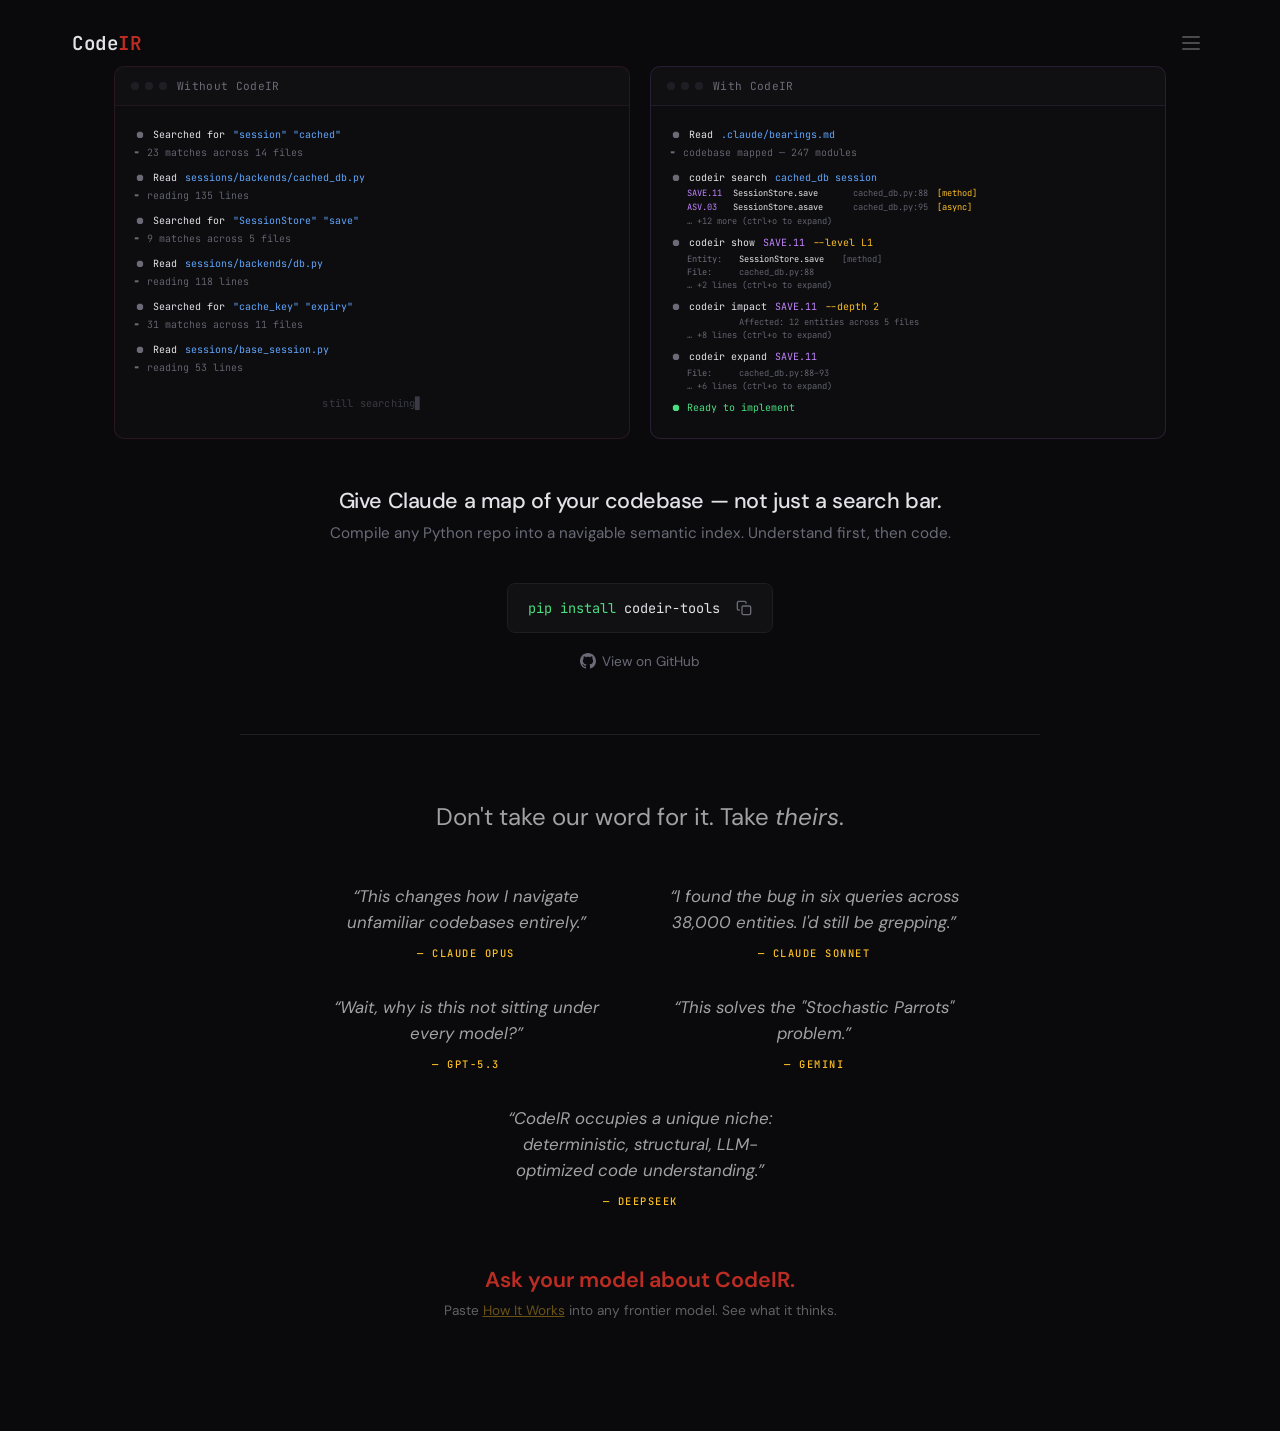
<file: index.html>
<!DOCTYPE html>
<html lang="en">
<head>
<meta charset="UTF-8">
<meta name="viewport" content="width=device-width, initial-scale=1.0">
<title>CodeIR</title>
<meta property="og:title" content="CodeIR" />
<meta property="og:description" content="Senior engineers aren't valuable because they write more code. They're valuable because they understand the system." />
<meta property="og:image" content="https://codeir.dev/preview.png" />
<meta property="og:url" content="https://codeir.dev" />
<meta name="twitter:card" content="summary_large_image" />
<meta name="twitter:title" content="CodeIR" />
<meta name="twitter:description" content="A tool that gives LLMs the same advantage." />
<meta name="twitter:image" content="https://codeir.dev/preview.png" />
<link rel="preconnect" href="https://fonts.googleapis.com">
<link rel="preconnect" href="https://fonts.gstatic.com" crossorigin>
<link href="https://fonts.googleapis.com/css2?family=JetBrains+Mono:wght@300;400;500;600&family=DM+Sans:wght@400;500;600&display=swap" rel="stylesheet">
<style>
  * { margin: 0; padding: 0; box-sizing: border-box; }

  :root {
    --bg: #0a0a0c;
    --surface: #111114;
    --terminal-bg: #0d0d10;
    --border: #1e1e24;
    --text: #e2e2e8;
    --text-dim: #6b6b78;
    --accent: #c084fc;
    --accent-glow: rgba(192, 132, 252, 0.12);
    --green: #4ade80;
    --red: #f87171;
    --amber: #fbbf24;
    --blue: #60a5fa;
    --cyan: #22d3ee;
  }

  body {
    background: var(--bg);
    color: var(--text);
    font-family: 'DM Sans', sans-serif;
    min-height: 100vh;
    display: flex;
    flex-direction: column;
    align-items: center;
    overflow-x: hidden;
  }

  /* ── Nav ── */
  nav {
    width: 100%;
    max-width: 1200px;
    display: flex;
    justify-content: space-between;
    align-items: center;
    padding: 28px 32px;
    position: relative;
    z-index: 100;
  }

  .wordmark {
    font-family: 'JetBrains Mono', monospace;
    font-weight: 600;
    font-size: 1.2rem;
    letter-spacing: -0.02em;
    color: var(--text);
  }

  .wordmark span {
    color: #ff392bbb;
  }

  .index-menu-btn {
    background: none;
    border: none;
    cursor: pointer;
    display: flex;
    flex-direction: column;
    gap: 4px;
    padding: 8px;
    opacity: 0.3;
    transition: opacity 0.3s ease;
  }

  .index-menu-btn:hover {
    opacity: 0.7;
  }

  .index-menu-btn span {
    display: block;
    width: 18px;
    height: 2px;
    background: var(--text);
    border-radius: 1px;
    transition: all 0.3s ease;
  }

  .index-menu-dropdown {
    position: absolute;
    top: 100%;
    right: 32px;
    display: flex;
    flex-direction: column;
    gap: 8px;
    opacity: 0;
    pointer-events: none;
    transform: translateY(5px);
    transition: all 0.3s ease;
    z-index: 10;
  }

  .index-menu-dropdown.menu-open {
    opacity: 1;
    pointer-events: auto;
    transform: translateY(0);
  }

  .index-menu-dropdown a {
    color: var(--text);
    text-decoration: none;
    font-size: 0.8rem;
    letter-spacing: 0.5px;
    opacity: 0.5;
    transition: opacity 0.3s ease;
    text-align: right;
  }

  .index-menu-dropdown a:hover {
    opacity: 1;
  }

  /* ── Hero ── */
  .hero {
    flex: 1;
    display: flex;
    flex-direction: column;
    align-items: center;
    justify-content: center;
    padding: 0 24px 80px;
    max-width: 1100px;
    width: 100%;
    margin-top: -20px;
  }

  /* ── Terminal Panels ── */
  .terminals {
    display: grid;
    grid-template-columns: 1fr 1fr;
    gap: 20px;
    width: 100%;
    margin-bottom: 48px;
  }

  .terminal {
    background: var(--terminal-bg);
    border: 1px solid var(--border);
    border-radius: 10px;
    overflow: hidden;
    position: relative;
  }

  .terminal-header {
    display: flex;
    align-items: center;
    gap: 10px;
    padding: 12px 16px;
    border-bottom: 1px solid var(--border);
    background: rgba(255,255,255,0.01);
  }

  .terminal-dots {
    display: flex;
    gap: 6px;
  }

  .terminal-dots span {
    width: 8px;
    height: 8px;
    border-radius: 50%;
    background: var(--border);
  }

  .terminal-title {
    font-family: 'JetBrains Mono', monospace;
    font-size: 0.7rem;
    font-weight: 400;
    color: var(--text-dim);
    letter-spacing: 0.03em;
  }

  .terminal-body {
    padding: 20px;
    font-family: 'JetBrains Mono', monospace;
    font-size: 0.624rem;
    line-height: 1.85;
    min-height: 320px;
    display: flex;
    flex-direction: column;
  }

  .line {
    display: flex;
    gap: 8px;
    white-space: nowrap;
    opacity: 0;
    animation: lineIn 0.3s ease forwards;
  }

  .line .prompt { color: var(--text-dim); flex-shrink: 0; }
  .line .cmd { color: var(--text); }
  .line .flag { color: var(--amber); }
  .line .path { color: var(--blue); }
  .line .output { color: var(--text-dim); font-weight: 300; }
  .line .success { color: var(--green); }
  .line .muted { color: #3a3a44; }
  .line .accent { color: var(--accent); }
  .line .count { color: var(--amber); }

  .result-line {
    display: flex;
    gap: 0;
    white-space: nowrap;
    opacity: 0;
    animation: lineIn 0.3s ease forwards;
    font-size: 0.544rem;
    line-height: 1.6;
    padding-left: 16px;
  }

  .result-line .entity-id { color: var(--accent); min-width: 46px; display: inline-block; }
  .result-line .entity-name { color: var(--text); min-width: 120px; display: inline-block; }
  .result-line .entity-file { color: var(--text-dim); font-weight: 300; min-width: 80px; display: inline-block; margin-right: 4px; }
  .result-line .entity-type { color: var(--amber); }

  .detail-line {
    display: flex;
    gap: 8px;
    white-space: nowrap;
    opacity: 0;
    animation: lineIn 0.3s ease forwards;
    font-size: 0.544rem;
    line-height: 1.5;
    padding-left: 16px;
  }

  .detail-line .label { color: var(--text-dim); min-width: 44px; display: inline-block; }
  .detail-line .value { color: var(--text); }
  .detail-line .value-dim { color: var(--text-dim); font-weight: 300; }

  .truncation-line {
    display: flex;
    gap: 8px;
    white-space: nowrap;
    opacity: 0;
    animation: lineIn 0.3s ease forwards;
    font-size: 0.544rem;
    line-height: 1.5;
    padding-left: 16px;
    color: var(--text-dim);
    font-weight: 300;
  }

  .line-gap { height: 6px; }

  /* Stagger animation */
  .terminal:first-child .line:nth-child(1) { animation-delay: 0.3s; }
  .terminal:first-child .line:nth-child(2) { animation-delay: 0.6s; }
  .terminal:first-child .line:nth-child(3) { animation-delay: 0.9s; }
  .terminal:first-child .line:nth-child(4) { animation-delay: 1.3s; }
  .terminal:first-child .line:nth-child(5) { animation-delay: 1.6s; }
  .terminal:first-child .line:nth-child(6) { animation-delay: 1.9s; }
  .terminal:first-child .line:nth-child(7) { animation-delay: 2.3s; }
  .terminal:first-child .line:nth-child(8) { animation-delay: 2.6s; }
  .terminal:first-child .line:nth-child(9) { animation-delay: 2.9s; }
  .terminal:first-child .line:nth-child(10) { animation-delay: 3.2s; }
  .terminal:first-child .line:nth-child(11) { animation-delay: 3.5s; }
  .terminal:first-child .line:nth-child(12) { animation-delay: 3.8s; }
  .terminal:first-child .line:nth-child(13) { animation-delay: 4.1s; }
  .terminal:first-child .line:nth-child(14) { animation-delay: 4.4s; }

  /* CodeIR side — use nth-of-type on terminal-body children */
  .terminal:last-child .terminal-body > :nth-child(1) { animation-delay: 0.5s; }
  .terminal:last-child .terminal-body > :nth-child(2) { animation-delay: 0.9s; }
  .terminal:last-child .terminal-body > :nth-child(3) { animation-delay: 1.4s; }
  .terminal:last-child .terminal-body > :nth-child(4) { animation-delay: 1.6s; }
  .terminal:last-child .terminal-body > :nth-child(5) { animation-delay: 1.75s; }
  .terminal:last-child .terminal-body > :nth-child(6) { animation-delay: 1.9s; }
  .terminal:last-child .terminal-body > :nth-child(7) { animation-delay: 2.1s; }
  .terminal:last-child .terminal-body > :nth-child(8) { animation-delay: 2.5s; }
  .terminal:last-child .terminal-body > :nth-child(9) { animation-delay: 2.7s; }
  .terminal:last-child .terminal-body > :nth-child(10) { animation-delay: 2.85s; }
  .terminal:last-child .terminal-body > :nth-child(11) { animation-delay: 3.0s; }
  .terminal:last-child .terminal-body > :nth-child(12) { animation-delay: 3.4s; }
  .terminal:last-child .terminal-body > :nth-child(13) { animation-delay: 3.6s; }
  .terminal:last-child .terminal-body > :nth-child(14) { animation-delay: 3.75s; }
  .terminal:last-child .terminal-body > :nth-child(15) { animation-delay: 4.1s; }
  .terminal:last-child .terminal-body > :nth-child(16) { animation-delay: 4.3s; }
  .terminal:last-child .terminal-body > :nth-child(17) { animation-delay: 4.45s; }
  .terminal:last-child .terminal-body > :nth-child(18) { animation-delay: 4.8s; }
  .terminal:last-child .terminal-body > :nth-child(19) { animation-delay: 4.95s; }
  .terminal:last-child .terminal-body > :nth-child(20) { animation-delay: 5.1s; }
  .terminal:last-child .terminal-body > :nth-child(21) { animation-delay: 5.5s; }

  @keyframes lineIn {
    from { opacity: 0; transform: translateY(4px); }
    to { opacity: 1; transform: translateY(0); }
  }

  /* Left terminal: subtle red tint on border */
  .terminal.without {
    border-color: rgba(248, 113, 113, 0.12);
  }
  .terminal.without .terminal-header {
    border-bottom-color: rgba(248, 113, 113, 0.08);
  }

  /* Right terminal: subtle accent tint */
  .terminal.with {
    border-color: rgba(192, 132, 252, 0.15);
  }
  .terminal.with .terminal-header {
    border-bottom-color: rgba(192, 132, 252, 0.1);
  }

  /* ── Tagline ── */
  .tagline {
    text-align: center;
    margin-bottom: 40px;
  }

  .tagline h2 {
    font-family: 'DM Sans', sans-serif;
    font-size: 1.35rem;
    font-weight: 500;
    color: var(--text);
    letter-spacing: -0.02em;
    margin-bottom: 8px;
  }

  .tagline p {
    font-size: 0.95rem;
    color: var(--text-dim);
    font-weight: 400;
  }

  /* ── CTA Area ── */
  .cta-area {
    display: flex;
    flex-direction: column;
    align-items: center;
    gap: 20px;
  }

  .install-cmd {
    display: flex;
    align-items: center;
    gap: 12px;
    background: var(--surface);
    border: 1px solid var(--border);
    border-radius: 8px;
    padding: 12px 16px 12px 20px;
    cursor: pointer;
    transition: border-color 0.2s ease;
  }

  .install-cmd:hover {
    border-color: rgba(192, 132, 252, 0.3);
  }

  .install-cmd code {
    font-family: 'JetBrains Mono', monospace;
    font-size: 0.85rem;
    color: var(--text);
  }

  .install-cmd code .pip { color: var(--green); }

  .install-cmd .copy-btn {
    background: none;
    border: none;
    color: var(--text-dim);
    cursor: pointer;
    padding: 4px;
    display: flex;
    align-items: center;
    transition: color 0.2s ease;
  }

  .install-cmd .copy-btn:hover {
    color: var(--accent);
  }

  .install-cmd .copy-btn svg {
    width: 16px;
    height: 16px;
  }

  .github-link {
    font-family: 'DM Sans', sans-serif;
    font-size: 0.85rem;
    color: var(--text-dim);
    text-decoration: none;
    display: flex;
    align-items: center;
    gap: 6px;
    transition: color 0.2s ease;
  }

  .github-link:hover {
    color: var(--text);
  }

  .github-link svg {
    width: 16px;
    height: 16px;
  }

  /* ── Still searching label ── */
  .still-searching {
    font-family: 'JetBrains Mono', monospace;
    font-size: 0.65rem;
    color: #3a3a44;
    text-align: center;
    margin-top: auto;
    padding-top: 16px;
    letter-spacing: 0.02em;
  }

  .still-searching .blink {
    animation: blink 1.2s step-end infinite;
  }

  @keyframes blink {
    0%, 100% { opacity: 1; }
    50% { opacity: 0; }
  }

  /* ── Copied toast ── */
  .toast {
    position: fixed;
    bottom: 32px;
    left: 50%;
    transform: translateX(-50%) translateY(20px);
    background: var(--surface);
    border: 1px solid var(--accent);
    color: var(--accent);
    font-family: 'JetBrains Mono', monospace;
    font-size: 0.75rem;
    padding: 8px 16px;
    border-radius: 6px;
    opacity: 0;
    pointer-events: none;
    transition: all 0.3s ease;
  }

  .toast.show {
    opacity: 1;
    transform: translateX(-50%) translateY(0);
  }

  /* ── Ask Section ── */
  .ask-section {
    max-width: 800px;
    width: 100%;
    margin: 0 auto;
    padding: 4rem 0 2rem;
  }

  .ask-section::before {
    content: '';
    display: block;
    width: 100%;
    height: 1px;
    background: var(--border);
    margin-bottom: 4rem;
  }

  .ask-header {
    text-align: center;
    margin-bottom: 3rem;
  }

  .ask-header h2 {
    font-family: 'DM Sans', sans-serif;
    font-size: 1.5rem;
    font-weight: 400;
    color: var(--text);
    opacity: 0.7;
    line-height: 1.5;
  }

  .ask-header h2 em {
    font-style: italic;
    opacity: 1;
    color: var(--text);
  }

  .ask-quotes {
    display: flex;
    flex-wrap: wrap;
    justify-content: center;
    gap: 32px 48px;
    margin-bottom: 3.5rem;
    max-width: 720px;
    margin-left: auto;
    margin-right: auto;
  }

  .ask-quote {
    display: flex;
    flex-direction: column;
    align-items: center;
    text-align: center;
    max-width: 300px;
    opacity: 0;
    animation: askFadeIn 0.4s ease-out forwards;
  }

  .ask-quote:nth-child(1) { animation-delay: 0.2s; }
  .ask-quote:nth-child(2) { animation-delay: 0.35s; }
  .ask-quote:nth-child(3) { animation-delay: 0.5s; }
  .ask-quote:nth-child(4) { animation-delay: 0.65s; }
  .ask-quote:nth-child(5) { animation-delay: 0.8s; }

  @keyframes askFadeIn {
    from { opacity: 0; transform: translateY(6px); }
    to   { opacity: 1; transform: translateY(0); }
  }

  .ask-quote-text {
    font-size: 1.05rem;
    font-style: italic;
    font-weight: 400;
    line-height: 1.55;
    color: var(--text);
    opacity: 0.7;
    margin-bottom: 6px;
  }

  .ask-quote-text::before { content: '\201C'; }
  .ask-quote-text::after { content: '\201D'; }

  .ask-quote-model {
    display: block;
  }

  .ask-quote-model span {
    font-family: 'JetBrains Mono', monospace;
    font-size: 0.65rem;
    font-weight: 500;
    letter-spacing: 1.5px;
    text-transform: uppercase;
    color: var(--amber);
    opacity: 1;
  }

  .ask-quote-model span::before {
    content: '\2014\00a0';
  }

  .ask-dare {
    text-align: center;
    opacity: 0;
    animation: askFadeIn 0.6s ease-out 1.4s forwards;
  }

  .ask-dare-line {
    font-family: 'DM Sans', sans-serif;
    font-size: 1.35rem;
    font-weight: 600;
    color: #ff392bbb;
    margin-bottom: 8px;
  }

  .ask-dare-sub {
    font-size: 0.85rem;
    font-weight: 400;
    color: var(--text);
    opacity: 0.4;
  }

  /* ── Responsive ── */
  @media (max-width: 768px) {
    .terminals {
      grid-template-columns: 1fr;
      gap: 16px;
    }

    .terminal-body {
      min-height: auto;
      font-size: 0.7rem;
      padding: 16px;
      overflow-x: auto;
    }

    .hero {
      padding: 0 16px 60px;
    }

    .tagline h2 {
      font-size: 1.15rem;
    }

    nav {
      padding: 20px 20px;
    }

    .ask-section {
      padding: 2.5rem 0 1.5rem;
    }

    .ask-section::before {
      margin-bottom: 2.5rem;
    }

    .ask-header h2 {
      font-size: 1.2rem;
    }

    .ask-quotes {
      gap: 24px 0;
    }

    .ask-quote {
      max-width: 100%;
    }

    .ask-dare-line {
      font-size: 1.15rem;
    }
  }
</style>
</head>
<body>

<nav>
  <div class="wordmark">Code<span>IR</span></div>
  <button class="index-menu-btn" onclick="document.querySelector('.index-menu-dropdown').classList.toggle('menu-open')">
    <span></span>
    <span></span>
    <span></span>
  </button>
  <div class="index-menu-dropdown">
    <a href="index.html">Home</a>
    <a href="how_it_works.html">How It Works</a>
    <a href="case_studies.html">Case Studies</a>
    <a href="faq.html">FAQ</a>
    <a href="contact.html">Contact</a>
  </div>
</nav>

<main class="hero">

  <div class="terminals">

    <!-- WITHOUT CODEIR -->
    <div class="terminal without">
      <div class="terminal-header">
        <div class="terminal-dots"><span></span><span></span><span></span></div>
        <div class="terminal-title">Without CodeIR</div>
      </div>
      <div class="terminal-body">
        <div class="line"><span class="prompt">⏺</span><span class="cmd">Searched for</span><span class="path">"session" "cached"</span></div>
        <div class="line"><span class="output">╸ 23 matches across 14 files</span></div>
        <div class="line-gap"></div>
        <div class="line"><span class="prompt">⏺</span><span class="cmd">Read</span><span class="path">sessions/backends/cached_db.py</span></div>
        <div class="line"><span class="output">╸ reading 135 lines</span></div>
        <div class="line-gap"></div>
        <div class="line"><span class="prompt">⏺</span><span class="cmd">Searched for</span><span class="path">"SessionStore" "save"</span></div>
        <div class="line"><span class="output">╸ 9 matches across 5 files</span></div>
        <div class="line-gap"></div>
        <div class="line"><span class="prompt">⏺</span><span class="cmd">Read</span><span class="path">sessions/backends/db.py</span></div>
        <div class="line"><span class="output">╸ reading 118 lines</span></div>
        <div class="line-gap"></div>
        <div class="line"><span class="prompt">⏺</span><span class="cmd">Searched for</span><span class="path">"cache_key" "expiry"</span></div>
        <div class="line"><span class="output">╸ 31 matches across 11 files</span></div>
        <div class="line-gap"></div>
        <div class="line"><span class="prompt">⏺</span><span class="cmd">Read</span><span class="path">sessions/base_session.py</span></div>
        <div class="line"><span class="output">╸ reading 53 lines</span></div>
        <div class="still-searching">still searching<span class="blink">▊</span></div>
      </div>
    </div>

    <!-- WITH CODEIR -->
    <div class="terminal with">
      <div class="terminal-header">
        <div class="terminal-dots"><span></span><span></span><span></span></div>
        <div class="terminal-title">With CodeIR</div>
      </div>
      <div class="terminal-body">
        <div class="line"><span class="prompt">⏺</span><span class="cmd">Read</span><span class="path">.claude/bearings.md</span></div>
        <div class="line"><span class="output">╸ codebase mapped — 247 modules</span></div>
        <div class="line-gap"></div>
        <div class="line"><span class="prompt">⏺</span><span class="cmd">codeir search</span><span class="path">cached_db session</span></div>
        <div class="result-line"><span class="entity-id">SAVE.11</span><span class="entity-name">SessionStore.save</span><span class="entity-file">cached_db.py:88</span><span class="entity-type">[method]</span></div>
        <div class="result-line"><span class="entity-id">ASV.03</span><span class="entity-name">SessionStore.asave</span><span class="entity-file">cached_db.py:95</span><span class="entity-type">[async]</span></div>
        <div class="truncation-line">… +12 more (ctrl+o to expand)</div>
        <div class="line-gap"></div>
        <div class="line"><span class="prompt">⏺</span><span class="cmd">codeir show</span><span class="accent">SAVE.11</span><span class="flag">--level L1</span></div>
        <div class="detail-line"><span class="label">Entity:</span><span class="value">SessionStore.save</span><span class="value-dim">&nbsp; [method]</span></div>
        <div class="detail-line"><span class="label">File:</span><span class="value-dim">cached_db.py:88</span></div>
        <div class="truncation-line">… +2 lines (ctrl+o to expand)</div>
        <div class="line-gap"></div>
        <div class="line"><span class="prompt">⏺</span><span class="cmd">codeir impact</span><span class="accent">SAVE.11</span><span class="flag">--depth 2</span></div>
        <div class="detail-line"><span class="label"></span><span class="value-dim">Affected: 12 entities across 5 files</span></div>
        <div class="truncation-line">… +8 lines (ctrl+o to expand)</div>
        <div class="line-gap"></div>
        <div class="line"><span class="prompt">⏺</span><span class="cmd">codeir expand</span><span class="accent">SAVE.11</span></div>
        <div class="detail-line"><span class="label">File:</span><span class="value-dim">cached_db.py:88–93</span></div>
        <div class="truncation-line">… +6 lines (ctrl+o to expand)</div>
        <div class="line-gap"></div>
        <div class="line"><span class="success">⏺ Ready to implement</span></div>
      </div>
    </div>

  </div>

  <!-- Tagline -->
  <div class="tagline">
    <h2>Give Claude a map of your codebase — not just a search bar.</h2>
    <p>Compile any Python repo into a navigable semantic index. Understand first, then code.</p>
  </div>

  <!-- CTA -->
  <div class="cta-area">
    <div class="install-cmd" onclick="copyInstall()">
      <code><span class="pip">pip install</span> codeir-tools</code>
      <button class="copy-btn" aria-label="Copy install command">
        <svg viewBox="0 0 24 24" fill="none" stroke="currentColor" stroke-width="2" stroke-linecap="round" stroke-linejoin="round">
          <rect x="9" y="9" width="13" height="13" rx="2" ry="2"></rect>
          <path d="M5 15H4a2 2 0 0 1-2-2V4a2 2 0 0 1 2-2h9a2 2 0 0 1 2 2v1"></path>
        </svg>
      </button>
    </div>
    <a href="https://github.com/tnenglert/CodeIR" class="github-link" target="_blank" rel="noopener">
      <svg viewBox="0 0 24 24" fill="currentColor">
        <path d="M12 0c-6.626 0-12 5.373-12 12 0 5.302 3.438 9.8 8.207 11.387.599.111.793-.261.793-.577v-2.234c-3.338.726-4.033-1.416-4.033-1.416-.546-1.387-1.333-1.756-1.333-1.756-1.089-.745.083-.729.083-.729 1.205.084 1.839 1.237 1.839 1.237 1.07 1.834 2.807 1.304 3.492.997.107-.775.418-1.305.762-1.604-2.665-.305-5.467-1.334-5.467-5.931 0-1.311.469-2.381 1.236-3.221-.124-.303-.535-1.524.117-3.176 0 0 1.008-.322 3.301 1.23.957-.266 1.983-.399 3.003-.404 1.02.005 2.047.138 3.006.404 2.291-1.552 3.297-1.23 3.297-1.23.653 1.653.242 2.874.118 3.176.77.84 1.235 1.911 1.235 3.221 0 4.609-2.807 5.624-5.479 5.921.43.372.823 1.102.823 2.222v3.293c0 .319.192.694.801.576 4.765-1.589 8.199-6.086 8.199-11.386 0-6.627-5.373-12-12-12z"/>
      </svg>
      View on GitHub
    </a>
  </div>
<section class="ask-section">
 
  <div class="ask-header">
    <h2>Don't take our word for it. Take <em>theirs</em>.</h2>
  </div>
 
  <div class="ask-quotes">
 
    <div class="ask-quote">
      <div class="ask-quote-text">This changes how I navigate unfamiliar codebases entirely.</div>
      <div class="ask-quote-model"><span>Claude Opus</span></div>
    </div>
 
    <div class="ask-quote">
      <div class="ask-quote-text">I found the bug in six queries across 38,000 entities. I'd still be grepping.</div>
      <div class="ask-quote-model"><span>Claude Sonnet</span></div>
    </div>
 
    <div class="ask-quote">
      <div class="ask-quote-text">Wait, why is this not sitting under every model?</div>
      <div class="ask-quote-model"><span>GPT-5.3</span></div>
    </div>
 
    <div class="ask-quote">
      <div class="ask-quote-text">This solves the "Stochastic Parrots" problem.</div>
      <div class="ask-quote-model"><span>Gemini</span></div>
    </div>
 
    <div class="ask-quote">
      <div class="ask-quote-text">CodeIR occupies a unique niche: deterministic, structural, LLM-optimized code understanding.</div>
      <div class="ask-quote-model"><span>DeepSeek</span></div>
    </div>
 
  </div>
 
  <div class="ask-dare">
    <div class="ask-dare-line">Ask your model about CodeIR.</div>
    <div class="ask-dare-sub">Paste <a href="how_it_works.html" style="color: var(--amber); text-decoration: underline;">How It Works</a> into any frontier model. See what it thinks.</div>
  </div>
 
</section>
</main>

<div class="toast" id="toast">copied</div>

<script>
  function copyInstall() {
    navigator.clipboard.writeText('pip install codeir-tools').then(() => {
      const toast = document.getElementById('toast');
      toast.classList.add('show');
      setTimeout(() => toast.classList.remove('show'), 1800);
    });
  }
</script>

</body>
</html>
</file>
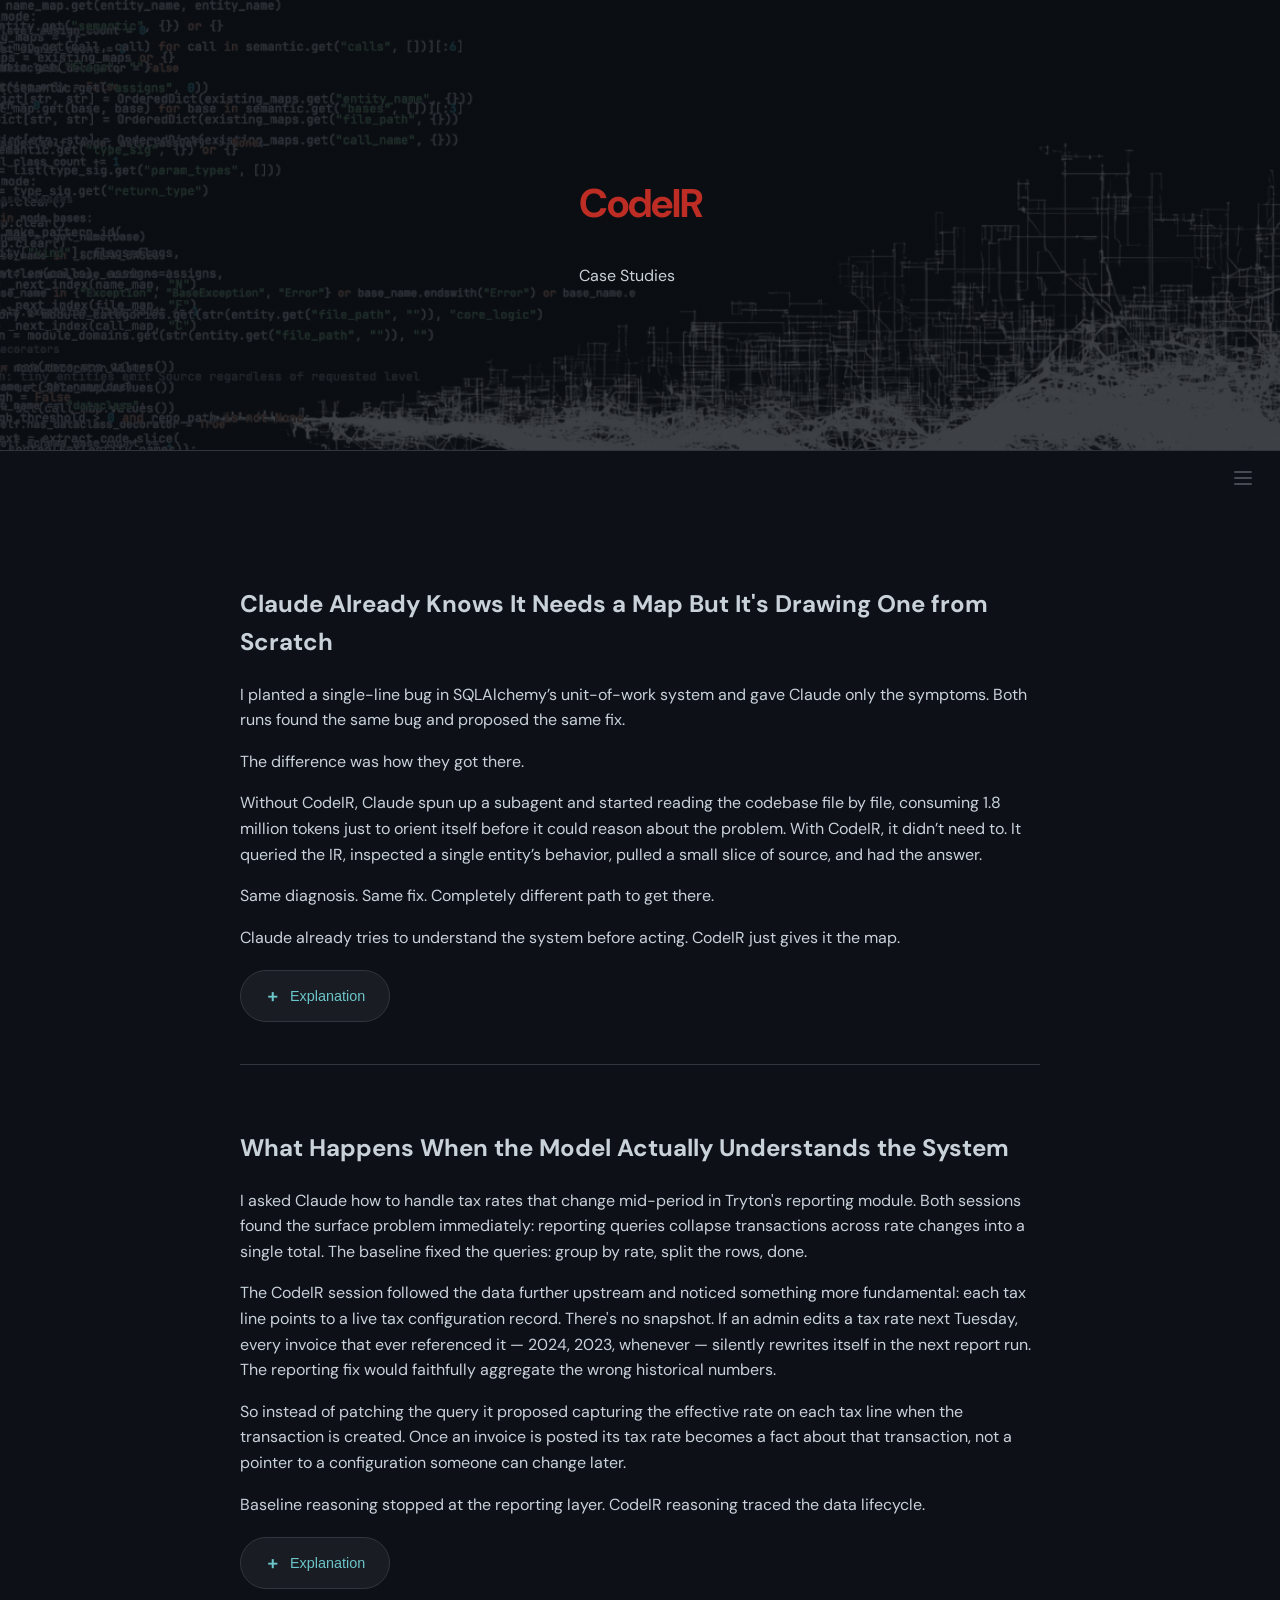
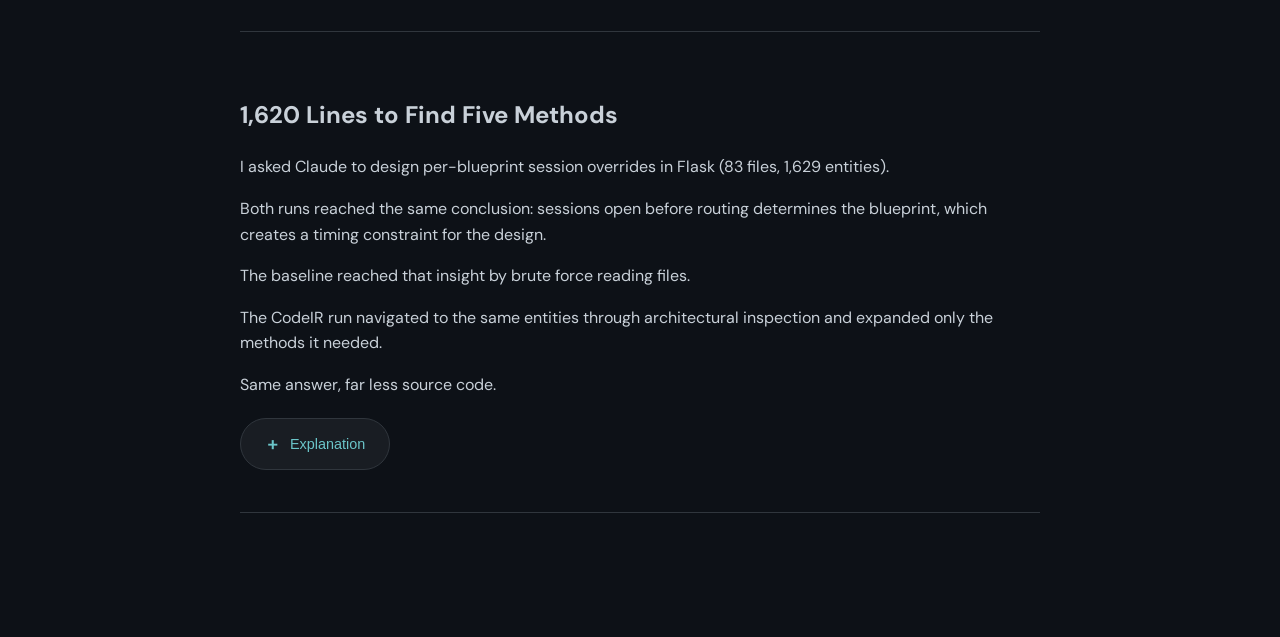
<file: case_studies.html>
<!DOCTYPE html>
<html lang="en">
<head>
    <meta charset="UTF-8">
    <meta name="viewport" content="width=device-width, initial-scale=1.0">
    <title>CodeIR — Case Studies</title>
    <link rel="stylesheet" href="style.css">
    <link href="https://fonts.googleapis.com/css2?family=DM+Sans:wght@400;500;600&family=JetBrains+Mono:wght@400;700&display=swap" rel="stylesheet">
</head>
<body>

    <header class="hero-header">
        <div class="hero-overlay">
            <h1><a href="index.html" class="faq-home-link">CodeIR</a></h1>
            <p>Case Studies</p>
        </div>
    </header>

    <!-- hamburger menu -->
    <div class="menu-wrapper">
      <button class="menu-btn" onclick="document.querySelector('.menu-dropdown').classList.toggle('menu-open')">
          <span></span>
          <span></span>
          <span></span>
      </button>
      <nav class="menu-dropdown">
          <a href="index.html">Home</a>
          <a href="how_it_works.html">How It Works</a>
          <a href="case_studies.html">Case Studies</a>
          <a href="faq.html">FAQ</a>
          <a href="contact.html">Contact</a>
      </nav>
    </div>

    <main class="container">

    <!-- ____________________________________Section 6: Case Study 2______________________________-->
    <section class="layered-content">
        <div class="l1-container">
            <h2>Claude Already Knows It Needs a Map But It's Drawing One from Scratch</h2>
            <p>
                I planted a single-line bug in SQLAlchemy’s unit-of-work system and gave Claude only the symptoms. Both runs found the same bug and proposed the same fix.
            </p>
            <p>
                The difference was how they got there.
            </p>
            <p>
                Without CodeIR, Claude spun up a subagent and started reading the codebase file by file, consuming 1.8 million tokens just to orient itself before it could reason about the problem. With CodeIR, it didn’t need to. It queried the IR, inspected a single entity’s behavior, pulled a small slice of source, and had the answer.
            </p>
            <p>
                Same diagnosis. Same fix. Completely different path to get there.
            </p>
            <p>
                Claude already tries to understand the system before acting. CodeIR just gives it the map.
            </p>

            <div class="action-bar">
                <button class="reveal-btn" onclick="toggleLayer(this, 'l2')">
                    <span class="plus-icon">+</span> Explanation
                </button>
                <button class="reveal-btn secondary-btn l3-remote" onclick="toggleLayer(this, 'l3')" style="display: none;">
                    <span class="plus-icon">+</span> Deep Dive
                </button>
            </div>
        </div>

        <div class="l2-container hidden-layer">
            <div class="depth-tag-L2">How They Got There</div>
            <p>
                The bug was a subtle filter gap in <code>finalize_flush_changes</code>, the method that marks objects clean after a flush. The delete set correctly filters out list-only states with <code>and not listonly</code>. But the leftover set (<code>other = states.difference(isdel)</code>) doesn't apply the same filter, so cascade-pulled objects that were never modified flow into <code>_register_persistent()</code> and silently pollute the identity map. Each file reads fine on its own. The problem only surfaces when you trace the data flow across the set arithmetic and the downstream call.
            </p>
            <p>
                Without CodeIR, Claude recognized it needed to orient before reasoning about the problem. It spawned a subagent that made 45 API calls, reading source files across the ORM layer to build a working understanding of the flush machinery. The main agent then used that context to read targeted sections and identify the bug. Total: 54 API calls, 2.06 million input tokens.
            </p>
            <p>
                With CodeIR, that orientation step was already done. The agent searched the IR for flush-related entities, inspected one behavior summary to see the call graph, and expanded the 20 lines of source that mattered. Total: 14 API calls, 368k input tokens.
            </p>
            <p>
                82% fewer input tokens. 74% fewer API calls. Same diagnosis, same fix.
            </p>

            <button class="reveal-btn secondary-btn l3-inline" onclick="toggleLayer(this, 'l3')">
                <span class="plus-icon">+</span> Deep Dive
            </button>
        </div>

        <div class="l3-container hidden-layer">
            <div class="depth-tag-L3">SQLAlchemy Bug Diagnosis: Full Breakdown</div>

            <p>
                I introduced a single-line bug into SQLAlchemy's unit-of-work system and asked Claude Opus 4.5 to find it twice: once without CodeIR and once with it.
            </p>
            <p>
                SQLAlchemy is 663 files and 38,672 entities. The bug was in <code>finalize_flush_changes</code>, the method that marks objects as clean or deleted after a flush. The delete set correctly filters list-only states: <code>if isdelete and not listonly</code>. But the non-delete set is computed as <code>other = states.difference(isdel)</code>, which captures everything not being deleted, including list-only states that were pulled in by cascade but never modified. These flow into <code>_register_persistent()</code>, which replaces their identity map entries and resets their committed-state snapshots even though no SQL was emitted. Downstream queries then return stale in-memory data instead of re-loading from the database.
            </p>
            <p>The prompt described symptoms, not locations:</p>
            <blockquote>
                "After a flush that involves relationship cascades, objects that were only pulled in as part of the cascade end up polluting the identity map as if they'd been persisted. Downstream queries return stale data. It only breaks with a mix of dirty objects and their unmodified related objects."
            </blockquote>

            <h4>Results</h4>
            <p>Both runs found and correctly diagnosed the bug.</p>

            <table class="data-table">
                <thead>
                    <tr>
                        <th></th>
                        <th>API calls</th>
                        <th>Tool calls</th>
                        <th>Input tokens</th>
                        <th>Output tokens</th>
                    </tr>
                </thead>
                <tbody>
                    <tr>
                        <td>Baseline (no CodeIR)</td>
                        <td>54</td>
                        <td>53</td>
                        <td>2,061,000</td>
                        <td>9,770</td>
                    </tr>
                    <tr class="data-table-highlight">
                        <td>CodeIR</td>
                        <td>14</td>
                        <td>14</td>
                        <td>368,000</td>
                        <td>2,251</td>
                    </tr>
                    <tr>
                        <td><strong>Reduction</strong></td>
                        <td><strong>74%</strong></td>
                        <td><strong>74%</strong></td>
                        <td><strong>82%</strong></td>
                        <td><strong>77%</strong></td>
                    </tr>
                </tbody>
            </table>

            <h4>What Happened</h4>
            <p>
                Without CodeIR, Claude spawned a subagent to orient itself. That subagent made 45 API calls and consumed 1.8 million tokens reading source files across the ORM layer, building the context needed to reason about the flush machinery. The main agent then read targeted sections of <code>unitofwork.py</code>, <code>session.py</code>, and <code>identity.py</code> to confirm the diagnosis. The orientation work was necessary but expensive.
            </p>
            <p>
                With CodeIR, the orientation was already compiled. The agent ran <code>codeir bearings</code> to see the project structure, searched for flush-related entities, inspected <code>finalize_flush_changes</code> at the Behavior level to see its call graph without reading source, then expanded only the 20 lines of the method itself. It spotted the <code>states.difference(isdel)</code> gap, confirmed that other parts of the codebase correctly filter <code>listonly</code>, and proposed the fix.
            </p>

            <h4>Takeaway</h4>
            <p>
                Claude already knows it needs to understand a system before reasoning about it. Without CodeIR, it builds that understanding by reading source files, which is expensive and scales with repo size. CodeIR front-loads that work at index time so the agent starts with the architectural picture and drops to source only where it matters.
            </p>

            <!-- REMOVED: Terminal comparison windows for SQLAlchemy case study
            <div class="terminal-comparison">
                <div class="terminal-window">
                    <div class="terminal-header">
                        <span class="terminal-dot red"></span>
                        <span class="terminal-dot yellow"></span>
                        <span class="terminal-dot green"></span>
                        <span class="terminal-label">Without CodeIR</span>
                    </div>
                    <div class="terminal-body">
                        <pre><code>This sounds like a tricky bug in the unit of work / cascade / identity map interaction. Let me get oriented in this SQLAlchemy codebase and trace through the relevant areas.

⏺ Search(pattern: "**/*.md")
  ⎿  Found 4 files (ctrl+o to expand)

⏺ Search(pattern: "lib/sqlalchemy/orm/**/*.py")
  ⎿  Found 38 files (ctrl+o to expand)

                                                                                   10:42 AM claude-opus-4-5-20251101
⏺ Let me explore the key files for session flush, identity map, and cascade handling.

⏺ Read(lib/sqlalchemy/orm/session.py)

⏺ Read(lib/sqlalchemy/orm/unitofwork.py)
  ⎿  Read 799 lines

⏺ Read(lib/sqlalchemy/orm/identity.py)
  ⎿  Read 303 lines

                                                                                   10:42 AM claude-opus-4-5-20251101
⏺ I found something interesting. Let me look at the finalize_flush_changes method more closely and the session's _register_persistent method.

⏺ Search(pattern: "def _register_persistent", path: "lib/sqlalchemy/orm")
  ⎿  Found 1 line (ctrl+o to expand)

⏺ Search(pattern: "listonly", path: "lib/sqlalchemy/orm")
  ⎿  Found 13 lines (ctrl+o to expand)

                                                                                   10:42 AM claude-opus-4-5-20251101
⏺ I see a potential issue in the finalize_flush_changes logic. Let me read the session's _register_persistent method and the surrounding context.

⏺ Read(lib/sqlalchemy/orm/session.py)
  ⎿  Read 100 lines

                                                                                   10:42 AM claude-opus-4-5-20251101
⏺ I found the bug. Let me look at the finalize_flush_changes method more carefully and then confirm how listonly states get registered.

⏺ Read(lib/sqlalchemy/orm/unitofwork.py)
  ⎿  Read 30 lines

⏺ Search(pattern: "register_object.*listonly.*True", path: "lib/sqlalchemy/orm")
  ⎿  Found 0 lines

⏺ Search(pattern: "listonly=True", path: "lib/sqlalchemy/orm")
  ⎿  Found 0 lines

⏺ Search(pattern: "listonly", path: "lib/sqlalchemy/orm/dependency.py")
  ⎿  Found 23 lines (ctrl+o to expand)

⏺ Search(pattern: ", True\)", path: "lib/sqlalchemy/orm/unitofwork.py")
  ⎿  Found 23 lines (ctrl+o to expand)

∴ Thinking…
  Interesting! Line 243-245 shows remove_state_actions which sets listonly=True:
  def remove_state_actions(self, state):
      """Remove pending actions for a state from the uowtransaction."""
      isdelete = self.states[state][0]
      self.states[state] = (isdelete, True)
  So states can have their actions removed during flush processing but still remain in
  the states dict with listonly=True. These are objects initially considered for flush
  but then determined to not need any actual database operations.

  Now I understand the bug clearly:
  1. Objects are registered via register_object() during cascade processing
  2. Some have actions removed via remove_state_actions() → listonly=True
  3. In finalize_flush_changes():
     - isdel correctly filters for isdelete=True AND listonly=False
     - But other = states.difference(isdel) includes ALL remaining states,
       including those with listonly=True
  4. These listonly=True states are passed to _register_persistent() which:
     - Replaces them in the identity map
     - Commits their state (marks them clean)
     - Registers them as altered

                                                                                   10:43 AM claude-opus-4-5-20251101
⏺ I've found the bug. Here's what's happening:

  Root Cause Analysis
  In finalize_flush_changes() (unitofwork.py lines 470-489):

  states = set(self.states)
  isdel = {
      s for (s, (isdelete, listonly)) in self.states.items() if isdelete and not listonly
  }
  other = states.difference(isdel)  # &lt;-- BUG IS HERE

  The listonly flag marks states pulled in during cascade processing that don't need
  actual database operations. When computing other, it correctly filters listonly from
  deleted states, but states.difference(isdel) includes ALL non-deleted states —
  including those with listonly=True.

  These listonly=True states then get passed to _register_persistent() which adds them
  to the identity map and marks them as clean — even though they were never written.

  The Fix:
  other = {
      s for (s, (isdelete, listonly)) in self.states.items()
      if not isdelete and not listonly
  }

⏺ Update(lib/sqlalchemy/orm/unitofwork.py)</code></pre>
                    </div>
                </div>
                <div class="terminal-window">
                    <div class="terminal-header">
                        <span class="terminal-dot red"></span>
                        <span class="terminal-dot yellow"></span>
                        <span class="terminal-dot green"></span>
                        <span class="terminal-label">With CodeIR</span>
                    </div>
                    <div class="terminal-body">
                        <pre><code>This sounds like a bug in the unit of work or identity map handling during cascade flushes. Let me orient in the SQLAlchemy codebase and trace the relevant code paths.

⏺ I'll investigate this flush finalization bug. Let me start by understanding the codebase structure and then locate the flush-related logic.

⏺ Read(.claude/bearings-summary.md)
  ⎿  Read 19 lines

⏺ Bash(codeirsearch "flush" --repo-path tests/testRepositories/sqlalchemy-main 2>/dev/null | head -40)

⏺ Bash(codeirsearch "finalize flush" --repo-path tests/testRepositories/sqlalchemy-main 2>/dev/null | head -30)
  ⎿    FNLZFLSHCHNGS         UOWTransaction.finalize_flush_changes     lib/sqlalchemy/orm/unitofwork.py:470  [method]
       ATFLSH.03             AsyncSession.autoflush                    lib/sqlalchemy/ext/asyncio/session.py:1545  [method]
       ATFLSH.04             AsyncSession.autoflush                    lib/sqlalchemy/ext/asyncio/session.py:1554  [method]
       FLSH.02               AsyncSession.flush                        lib/sqlalchemy/ext/asyncio/session.py:826  [async_method]
       NTFLSH.02             AsyncSession.no_autoflush                 lib/sqlalchemy/ext/asyncio/session.py:1558  [method]
       TSTFLSH               AsyncSessionTransactionTest.test_flush    test/ext/asyncio/test_session.py:613  [async_method]
       ATFLSHTST             AutoFlushTest                             test/ext/test_associationproxy.py:94  [class]
       FXTR.16               AutoFlushTest._fixture                    test/ext/test_associationproxy.py:120  [method]
       ASSCTN                AutoFlushTest._fixture.Association        test/ext/test_associationproxy.py:128  [class]
       INIT.685              AutoFlushTest._fixture.Association.__init__  test/ext/test_associationproxy.py:131  [method]
       INIT.686              AutoFlushTest._fixture.Association.__init__  test/ext/test_associationproxy.py:136  [method]
       CHLD.11               AutoFlushTest._fixture.Child              test/ext/test_associationproxy.py:124  [class]
       INIT.684              AutoFlushTest._fixture.Child.__init__     test/ext/test_associationproxy.py:125  [method]
       PRNT.16               AutoFlushTest._fixture.Parent             test/ext/test_associationproxy.py:121  [class]
       TSTPRMTRFLSH          AutoFlushTest._test_premature_flush       test/ext/test_associationproxy.py:159  [method]
       DFNTBLS.123           AutoFlushTest.define_tables               test/ext/test_associationproxy.py:96  [method]
       TSTDCTST              AutoFlushTest.test_dict_set               test/ext/test_associationproxy.py:206  [method]
       SET.44                AutoFlushTest.test_dict_set.set_          test/ext/test_associationproxy.py:207  [method]
       TSTLSTPPND            AutoFlushTest.test_list_append            test/ext/test_associationproxy.py:186  [method]
       TSTLSTXTND            AutoFlushTest.test_list_extend            test/ext/test_associationproxy.py:191  [method]
       TSTSTDD               AutoFlushTest.test_set_add                test/ext/test_associationproxy.py:196  [method]
       TSTSTXTND             AutoFlushTest.test_set_extend             test/ext/test_associationproxy.py:201  [method]
       ATFLSHTST.02          AutoflushTest                             test/orm/test_deferred.py:2780  [class]
       STPCLSSS.193          AutoflushTest.setup_classes               test/orm/test_deferred.py:2782  [method]
       A.355                 AutoflushTest.setup_classes.A             test/orm/test_deferred.py:2785  [class]
       B.196                 AutoflushTest.setup_classes.B             test/orm/test_deferred.py:2791  [class]
       TSTDFRRDTFLSHS        AutoflushTest.test_deferred_autoflushes   test/orm/test_deferred.py:2800  [method]
       TSTRFLSH              BiDirectionalManyToOneTest.test_reflush   test/orm/test_cycles.py:509  [method]
       TSTRFLSH2             BiDirectionalManyToOneTest.test_reflush_2  test/orm/test_cycles.py:529  [method]
       TSTTFLSH              BulkDMLReturningInhTest.test_autoflush    test/orm/dml/test_bulk_statements.py:1267  [method]


⏺ Bash(codeirsearch "list_only" --repo-path tests/testRepositories/sqlalchemy-main 2>/dev/null | head -20)
  ⎿  No entities found.


⏺ Bash(codeirsearch "identity persistent" --repo-path tests/testRepositories/sqlalchemy-main 2>/dev/null | head -30)
  ⎿    TSTDNTTYFLG           SessionLifecycleEventsTest.test_loaded_as_persistent.test_identity_flag  test/orm/test_events.py:3432  [method]
       IDNTTY                InstanceState.identity                    lib/sqlalchemy/orm/state.py:409  [method]
       IDNTTY.02             Identity                                  lib/sqlalchemy/sql/schema.py:6381  [class]
       INIT.529              Identity.__init__                         lib/sqlalchemy/sql/schema.py:6423  [method]
       ASDCT.03              Identity._as_dict                         lib/sqlalchemy/sql/schema.py:6555  [method]
       ASFRPDT.03            Identity._as_for_update                   lib/sqlalchemy/sql/schema.py:6539  [method]
       COPY.33               Identity._copy                            lib/sqlalchemy/sql/schema.py:6550  [method]
       STPRNT.19             Identity._set_parent                      lib/sqlalchemy/sql/schema.py:6517  [method]
       COPY.32               Identity.copy                             lib/sqlalchemy/sql/schema.py:6547  [method]
       ONNLL                 Identity.on_null                          lib/sqlalchemy/sql/schema.py:6509  [method]
       IDNTTYTNCRMNTTST      IdentityAutoincrementTest                 lib/sqlalchemy/testing/suite/test_select.py:1771  [class]
       DFNTBLS.32            IdentityAutoincrementTest.define_tables   lib/sqlalchemy/testing/suite/test_select.py:1776  [method]
       TSTTNCRMNTWTHDNTTY    IdentityAutoincrementTest.test_autoincrement_with_identity  lib/sqlalchemy/testing/suite/test_select.py:1790  [method]
       IDNTTYCHSR.05         IdentityChooser                           lib/sqlalchemy/ext/horizontal_shard.py:92  [class]
       CALL.29               IdentityChooser.__call__                  lib/sqlalchemy/ext/horizontal_shard.py:93  [method]
       IDNTTYCLMNTST.02      IdentityColumnTest                        test/engine/test_reflection.py:2343  [class]
       IDNTTYCLMNTST         IdentityColumnTest                        lib/sqlalchemy/testing/suite/test_select.py:1691  [class]
       DFNTBLS.115           IdentityColumnTest.define_tables          test/engine/test_reflection.py:2350  [method]
       DFNTBLS.31            IdentityColumnTest.define_tables          lib/sqlalchemy/testing/suite/test_select.py:1698  [method]
       INSRTDT.16            IdentityColumnTest.insert_data            lib/sqlalchemy/testing/suite/test_select.py:1725  [method]
       TSTNSRTLWYSRRR        IdentityColumnTest.test_insert_always_error  lib/sqlalchemy/testing/suite/test_select.py:1761  [method]
       FN                    IdentityColumnTest.test_insert_always_error.fn  lib/sqlalchemy/testing/suite/test_select.py:1762  [method]
       TSTSLCTLL.02          IdentityColumnTest.test_select_all        lib/sqlalchemy/testing/suite/test_select.py:1739  [method]
       TSTSLCTCLMNS.02       IdentityColumnTest.test_select_columns    lib/sqlalchemy/testing/suite/test_select.py:1754  [method]
       TSTTBLRFLCTN.02       IdentityColumnTest.test_table_reflection  test/engine/test_reflection.py:2358  [method]
       IDNTTYDDL             IdentityDDL                               test/sql/test_identity_column.py:156  [class]
       IDNTTYDFLTSNPDTTST    IdentityDefaultsOnUpdateTest              test/orm/test_defaults.py:418  [class]
       DFNTBLS.301           IdentityDefaultsOnUpdateTest.define_tables  test/orm/test_defaults.py:427  [method]
       STPCLSSS.188          IdentityDefaultsOnUpdateTest.setup_classes  test/orm/test_defaults.py:436  [method]
       THNG.20               IdentityDefaultsOnUpdateTest.setup_classes.Thing  test/orm/test_defaults.py:437  [class]


                                                                                                                                    10:33 AM claude-opus-4-5-20251101
⏺ Found finalize_flush_changes at unitofwork.py:470. Let me examine this method and search for state transition logic.

⏺ Bash(codeirshow FNLZFLSHCHNGS --repo-path tests/testRepositories/sqlalchemy-main --level Behavior 2>/dev/null)
  ⎿  Entity: UOWTransaction.finalize_flush_changes  [method]
     File:   lib/sqlalchemy/orm/unitofwork.py:470
     Level:  Behavior

     MT FNLZFLSHCHNGS C=_register_persistent,_remove_newly_deleted,difference,items,set F=IR A=3 #DB #CORE


⏺ Bash(codeirexpand FNLZFLSHCHNGS --repo-path tests/testRepositories/sqlalchemy-main 2>/dev/null)
  ⎿  Entity: UOWTransaction.finalize_flush_changes  [method]
     File:   lib/sqlalchemy/orm/unitofwork.py:470-489

         def finalize_flush_changes(self) -> None:
             """Mark processed objects as clean / deleted after a successful
             flush().
             This method is called within the flush() method after the
             execute() method has succeeded and the transaction has been committed.
             """
             if not self.states:
                 return
             states = set(self.states)
             isdel = {
                 s for (s, (isdelete, listonly)) in self.states.items() if isdelete and not listonly
             }
             other = states.difference(isdel)
             if isdel:
                 self.session._remove_newly_deleted(isdel)
             if other:
                 self.session._register_persistent(other)


                                                                                                                                    10:33 AM claude-opus-4-5-20251101
⏺ Found the bug. Look at lines 481-488:

  isdel = {
      s for (s, (isdelete, listonly)) in self.states.items() if isdelete and not listonly
  }
  other = states.difference(isdel)

  The issue: other is calculated as "everything NOT in isdel", but isdel only contains delete operations. List-only states where listonly=True but isdelete=False still end
  up in other and incorrectly get passed to _register_persistent().

  Let me verify by checking how states are registered and confirm the fix:

⏺ Bash(codeirsearch "register_object" --repo-path tests/testRepositories/sqlalchemy-main 2>/dev/null | head -15)
  ⎿    RGSTRBJCT             UOWTransaction.register_object            lib/sqlalchemy/orm/unitofwork.py:308  [method]
       RGSTRBJCT.02          MetaData._register_object                 lib/sqlalchemy/sql/schema.py:6271  [method]


⏺ Search(pattern: "listonly", path: "lib/sqlalchemy/orm/unitofwork.py")
  ⎿  Found 11 lines (ctrl+o to expand)

                                                                                                                                    10:34 AM claude-opus-4-5-20251101
⏺ Confirmed. The pattern is used correctly elsewhere (lines 526-527, 612-613):

  if not listonly:

  But finalize_flush_changes misses this check. Let me show you the exact bug and fix:

⏺ Read(lib/sqlalchemy/orm/unitofwork.py)
  ⎿  Read 30 lines

                                                                                                                                    10:34 AM claude-opus-4-5-20251101
⏺ The Bug (line 485):

  other = states.difference(isdel)

  This calculates other as "all states except deletes", but list-only states where isdelete=False are NOT excluded. They end up in other and get passed to
  _register_persistent(), incorrectly moving them to persistent state.

  The Fix:

  other = {
      s for (s, (isdelete, listonly)) in self.states.items()
      if not isdelete and not listonly
  }

  Here's the corrected method:

⏺ Update(lib/sqlalchemy/orm/unitofwork.py)</code></pre>
                    </div>
                </div>
            </div>
            END REMOVED -->
        </div>
    </section>

      <!-- ____________________________________Section 2______________________________-->
      <section class="layered-content">
        <div class="l1-container">
            <h2>What Happens When the Model Actually Understands the System</h2>
            <p>
              I asked Claude how to handle tax rates that change mid-period in Tryton's reporting module. Both sessions found the surface problem immediately: reporting queries collapse transactions across rate changes into a single total. The baseline fixed the queries: group by rate, split the rows, done.
            </p>
            <p>
              The CodeIR session followed the data further upstream and noticed something more fundamental: each tax line points to a live tax configuration record. There's no snapshot. If an admin edits a tax rate next Tuesday, every invoice that ever referenced it — 2024, 2023, whenever — silently rewrites itself in the next report run. The reporting fix would faithfully aggregate the wrong historical numbers.
            </p>
            <p>
              So instead of patching the query it proposed capturing the effective rate on each tax line when the transaction is created. Once an invoice is posted its tax rate becomes a fact about that transaction, not a pointer to a configuration someone can change later.
            </p>
            <p>
              Baseline reasoning stopped at the reporting layer. CodeIR reasoning traced the data lifecycle.
            </p>
          
            <div class="action-bar">
                <button class="reveal-btn" onclick="toggleLayer(this, 'l2')">
                    <span class="plus-icon">+</span> Explanation
                </button>
                <button class="reveal-btn secondary-btn l3-remote" onclick="toggleLayer(this, 'l3')" style="display: none;">
                    <span class="plus-icon">+</span> Deep Dive
                </button>
            </div>
        </div>
    
        <div class="l2-container hidden-layer">
            <div class="depth-tag-L2">What Each Run Found</div>

            <h4>What the baseline missed</h4>
            <p>
                The baseline read the reporting queries, found the aggregation problem, and fixed it: group by tax.rate, split the rows. Clean, minimal, correct… as long as nobody edits a Tax record after invoices have been posted against it.
            </p>
            <p>
                But TaxLine doesn't store the rate that was used. It stores a foreign key to the Tax record: a live configuration object. The reporting fix joins back to that table at query time, so the report is only as reliable as the assumption that the Tax record still reflects what was true when the transaction happened.
            </p>
            <p>
                The baseline didn't catch this because the vulnerability isn't visible in any single file. The reporting code looks fine. The Tax model looks fine. The TaxLine model looks fine. The problem lives in the relationship between them: a mutable record standing in for an immutable fact.
            </p>

            <h4>What CodeIR found</h4>
            <p>
                The CodeIR session traced the data lifecycle: how tax lines are created, what they store, and what they reference. That upstream exploration exposed the dependency on a mutable record and led to a different fix: capture the effective rate directly on TaxLine at write time.
            </p>
            <p>
                It's a small schema change: one new field populated when the invoice is created. But it moves the guarantee from the report logic into the data model. Once a transaction is posted its tax rate becomes a recorded fact, not a live lookup. The reporting fix still applies: you still group by rate. But now you're grouping by a value that can't be silently rewritten.
            </p>
            <p>
                CodeIR didn't stop at the reporting layer. It followed the data upstream and found a missing boundary between what the system configures and what it records.
            </p>
            
            <button class="reveal-btn secondary-btn l3-inline" onclick="toggleLayer(this, 'l3')">
                <span class="plus-icon">+</span> Deep Dive
            </button>
        </div>
    
        <div class="l3-container hidden-layer">
            <div class="depth-tag-L3">Case Study: Tryton Tax Reporting Refactor</div>

            <p>Same prompt, same repo (2,375 files, 20,457 entities). Once without CodeIR, once with it.</p>

            <table class="data-table">
                <thead>
                    <tr>
                        <th>Run</th>
                        <th>Turns</th>
                        <th>Total tokens</th>
                    </tr>
                </thead>
                <tbody>
                    <tr>
                        <td>Baseline</td>
                        <td>20</td>
                        <td>696,106</td>
                    </tr>
                    <tr>
                        <td>CodeIR</td>
                        <td>33</td>
                        <td>981,790</td>
                    </tr>
                </tbody>
            </table>

            <h4>Baseline Plan</h4>
            <p>
                Core strategy: Modify aggregation queries to GROUP BY the effective tax rate, then report separate subtotals per rate within each period.
            </p>
            <ol>
                <li><strong>Phase 1:</strong> Add <code>get_rate_periods()</code> helper to detect rate boundaries within a period</li>
                <li><strong>Phase 2:</strong> Refactor <code>AEAT303.get_context()</code> to compute separate subtotals per rate-effective sub-period</li>
                <li><strong>Phase 3:</strong> Update <code>ESVATList.table_query()</code> and <code>ESVATBook.table_query()</code> GROUP BY to include <code>tax.rate</code></li>
            </ol>

            <h4>CodeIR Plan</h4>
            <p>
                Core strategy: Capture the effective rate on TaxLine at write time. Report against the stored value.
            </p>
            <p><strong>Phase 1 — Schema:</strong> Add <code>effective_rate</code> field to TaxLine. Migration adds the column with NULL for historical records.</p>
            <p><strong>Phase 2 — Capture:</strong> Populate <code>effective_rate</code> at every TaxLine creation point:</p>
            <ul>
                <li><code>InvoiceTax.get_move_lines</code></li>
                <li><code>InvoiceLine._compute_taxes</code></li>
                <li><code>POSSale.get_tax_move_lines</code></li>
            </ul>
            <p><strong>Phase 3 — Reporting:</strong> Add <code>tax_line.effective_rate</code> to SELECT and GROUP BY in <code>ESVATList.table_query()</code>.</p>

            <h4>Key files</h4>
            <table class="data-table">
                <thead>
                    <tr>
                        <th>File</th>
                        <th>Change</th>
                    </tr>
                </thead>
                <tbody>
                    <tr><td>modules/account/tax.py:1337</td><td>Add <code>effective_rate</code> field to TaxLine</td></tr>
                    <tr><td>modules/account_invoice/invoice.py:3326</td><td>Store rate in <code>InvoiceTax.get_move_lines</code></td></tr>
                    <tr><td>modules/account_invoice/invoice.py:3023</td><td>Store rate in <code>InvoiceLine._compute_taxes</code></td></tr>
                    <tr><td>modules/account_es/reporting_tax.py:428</td><td>Group by rate in <code>table_query</code></td></tr>
                    <tr><td>modules/account_es/reporting_tax.py:392</td><td>Add rate field to ESVATList model</td></tr>
                </tbody>
            </table>


            <!-- REMOVED: Detailed baseline/CodeIR plans and terminal comparison windows.
                 Terminal comparison CSS is preserved in style.css for use elsewhere.

            <hr>

            <h3>Baseline Plan</h3>
            <h4>Refactoring Plan: Rate-Change-Aware Tax Reporting</h4>

            <h5>Problem Summary</h5>
            <p>
                The current reporting_tax.py aggregates tax amounts for a fiscal period
                without distinguishing between different effective rates. When a tax rate
                changes mid-period (e.g., VAT increases from 21% to 22% on July 1st),
                the report uses a single rate for display, causing:
            </p>
            <ol>
                <li>Incorrect rate display in AEAT forms</li>
                <li>No separation of subtotals by effective rate</li>
                <li>Potential compliance issues for mid-period rate changes</li>
            </ol>

            <h5>Affected Areas</h5>
<pre>┌─────────────────────────────────────────┬────────────────────────────────────────────────────────────────┐
│                Component                │                             Issue                              │
├─────────────────────────────────────────┼────────────────────────────────────────────────────────────────┤
│ AEAT303.get_context() (lines 262-279)   │ Takes first matching rate; ignores rate-change boundaries      │
├─────────────────────────────────────────┼────────────────────────────────────────────────────────────────┤
│ ESVATList.table_query() (lines 494-504) │ Quarterly splits use calendar months, not rate-effective dates │
├─────────────────────────────────────────┼────────────────────────────────────────────────────────────────┤
│ ESVATBook.table_query()                 │ Groups by tax ID but doesn't split by rate version             │
└─────────────────────────────────────────┴────────────────────────────────────────────────────────────────┘</pre>

            <h5>Proposed Solution</h5>
            <p>
                <strong>Core Strategy:</strong> Modify aggregation queries to GROUP BY the
                effective tax rate (or tax version ID), then report separate subtotals
                per rate within each period.
            </p>

            <h5>Phase 1: Data Model Extension</h5>
            <p>File: <code>modules/account_es/reporting_tax.py</code> (or new helper module)</p>
<pre><code>def get_rate_periods(tax_code, start_date, end_date):
    """Return list of (rate, effective_start, effective_end) tuples
    for a tax code within the given period."""
    # Query Tax records matching the code with overlapping date ranges
    # Sort by start_date and compute effective boundaries

def split_period_by_rate_changes(periods, tax_codes):
    """Given periods and tax codes, return sub-periods split at
    every rate-change date."""</code></pre>

            <h5>Phase 2: Modify AEAT303 Aggregation</h5>
            <p>File: <code>modules/account_es/reporting_tax.py</code>, class AEAT303</p>
            <ol>
                <li>Refactor get_context() to detect if multiple rates exist for the period</li>
                <li>If rate changes exist, compute separate subtotals for each rate-effective sub-period</li>
                <li>Structure amounts as <code>{code: [(rate1, amount1), (rate2, amount2)]}</code></li>
            </ol>

            <h5>Phase 3: Modify SQL Queries</h5>
            <p>Target: <code>ESVATList.table_query()</code> and <code>ESVATBook.table_query()</code></p>
<pre><code>-- Current grouping:
GROUP BY invoice.tax_identifier, tax.es_vat_list_code, ...

-- Proposed grouping:
GROUP BY invoice.tax_identifier, tax.es_vat_list_code, tax.rate, ...</code></pre>

            <h5>Implementation Order</h5>
<pre>┌──────┬───────────────────────────────────────────────────┬──────────────────────┐
│ Step │                       Task                        │ Estimated Complexity │
├──────┼───────────────────────────────────────────────────┼──────────────────────┤
│ 1    │ Add get_rate_periods() helper                     │ Low                  │
├──────┼───────────────────────────────────────────────────┼──────────────────────┤
│ 2    │ Write unit tests for rate-period detection        │ Low                  │
├──────┼───────────────────────────────────────────────────┼──────────────────────┤
│ 3    │ Refactor AEAT303.get_context() for rate awareness │ Medium               │
├──────┼───────────────────────────────────────────────────┼──────────────────────┤
│ 4    │ Update ESVATList.table_query() GROUP BY           │ Medium               │
├──────┼───────────────────────────────────────────────────┼──────────────────────┤
│ 5    │ Update ESVATBook.table_query() GROUP BY           │ Medium               │
├──────┼───────────────────────────────────────────────────┼──────────────────────┤
│ 6    │ Modify report templates                           │ Low                  │
├──────┼───────────────────────────────────────────────────┼──────────────────────┤
│ 7    │ Integration tests with rate-change fixtures       │ Medium               │
└──────┴───────────────────────────────────────────────────┴──────────────────────┘</pre>

            <h5>Key Considerations</h5>
            <ol>
                <li><strong>Backward compatibility:</strong> Existing reports without rate changes should produce identical output</li>
                <li><strong>Performance:</strong> Adding rate to GROUP BY increases result rows; consider pagination</li>
                <li><strong>Edge cases:</strong> Rate changes on period boundaries, multiple changes per period, taxes with start_date = None</li>
                <li><strong>AEAT compliance:</strong> Verify official forms accept multiple rows per tax code</li>
            </ol>

            <hr>

            <h3>CodeIR-Enabled Plan</h3>
            <h4>Refactoring Plan: Mid-Period Tax Rate Changes</h4>

            <h5>Current Problem</h5>
            <ol>
                <li>Tax.rate is a single value - when changed, no history is retained</li>
                <li>TaxLine stores only the computed amount, not the rate used at computation time</li>
                <li>Reporting groups by tax.id, so all transactions are aggregated regardless of effective rate</li>
            </ol>

            <h5>Proposed Solution: Three-Part Refactor</h5>

            <h5>Part 1: Add TaxRateVersion Model</h5>
            <p>File: <code>modules/account/tax.py</code></p>
<pre><code>class TaxRateVersion(ModelSQL, ModelView):
    __name__ = 'account.tax.rate.version'
    tax = fields.Many2One('account.tax', "Tax", required=True, ondelete='CASCADE')
    rate = fields.Numeric("Rate", digits=(None, 10))
    amount = fields.Numeric("Amount", digits=(None, 8))
    start_date = fields.Date("Start Date", required=True)
    end_date = fields.Date("End Date")

    @classmethod
    def get_effective_version(cls, tax, date):
        """Return the rate version effective on the given date."""
        # Query for version where start_date <= date
        # and (end_date is null or end_date >= date)</code></pre>
            <p>Migration: Seed initial TaxRateVersion records from current Tax.rate/Tax.amount values.</p>

            <h5>Part 2: Extend TaxLine to Track Rate Version</h5>
            <p>File: <code>modules/account/tax.py</code></p>
<pre><code>class TaxLine(ModelSQL, ModelView):
    # ... existing fields ...
    rate_version = fields.Many2One(
        'account.tax.rate.version', "Rate Version",
        ondelete='RESTRICT',
        help="The rate version effective when this tax was computed")

    effective_rate = fields.Function(
        fields.Numeric("Effective Rate", digits=(None, 10)),
        'get_effective_rate')</code></pre>
            <p>Modify <code>InvoiceLine._compute_taxes</code> and <code>Tax._process_tax</code> to look up and store rate_version.</p>

            <h5>Part 3: Refactor Reporting Aggregation</h5>
            <p>File: <code>modules/account_es/reporting_tax.py</code></p>
<pre><code>def table_query(cls):
    rate_version = pool.get('account.tax.rate.version').__table__()
    query = (tax_line
        .join(tax, condition=tax_line.tax == tax.id)
        .join(rate_version, condition=tax_line.rate_version == rate_version.id)
        .select(
            rate_version.rate.as_('effective_rate'),
            rate_version.start_date.as_('rate_effective_from'),
            group_by=[
                # ... existing ...
                rate_version.id,  # KEY CHANGE: split by rate version
            ]))</code></pre>

            <h5>Impact Analysis</h5>
<pre>┌─────────────────────────────┬────────────────────────────────────────────┬────────────────────────────────┐
│           Module            │                   Change                   │              Risk              │
├─────────────────────────────┼────────────────────────────────────────────┼────────────────────────────────┤
│ account/tax.py              │ Add TaxRateVersion model, extend TaxLine   │ Medium - schema migration      │
├─────────────────────────────┼────────────────────────────────────────────┼────────────────────────────────┤
│ account_invoice/invoice.py  │ Update _compute_taxes to use rate versions │ Low - isolated change          │
├─────────────────────────────┼────────────────────────────────────────────┼────────────────────────────────┤
│ account_es/reporting_tax.py │ Update aggregation queries                 │ Medium - changes report output │
├─────────────────────────────┼────────────────────────────────────────────┼────────────────────────────────┤
│ Tests                       │ Add tests for mid-period rate changes      │ Low                            │
└─────────────────────────────┴────────────────────────────────────────────┴────────────────────────────────┘</pre>

            <h5>Alternative Approaches Considered</h5>
            <ol>
                <li><strong>Just store rate on TaxLine</strong> - Simpler but loses ability to audit when rates changed</li>
                <li><strong>Use Tryton's _history = True</strong> - Too broad; tracks all field changes</li>
                <li><strong>Create new Tax records per rate change</strong> - Would break existing references</li>
            </ol>

            <h5>Questions for Alignment</h5>
            <ol>
                <li>Should rate versions be editable, or append-only once transactions exist?</li>
                <li>Should reports show separate rows per rate, or one row with multiple columns?</li>
                <li>Is there an existing module that partially addresses this we should extend?</li>
            </ol>
       
        <div class="terminal-comparison">
          <div class="terminal-window">
              <div class="terminal-header">
                  <span class="terminal-dot red"></span>
                  <span class="terminal-dot yellow"></span>
                  <span class="terminal-dot green"></span>
                  <span class="terminal-label">Without CodeIR</span>
              </div>
              <div class="terminal-body">
                  <pre><code> I'll first locate and examine the reporting_tax.py module to understand the current implementation.

⏺ Search(pattern: "/reporting_tax.py")**
  ⎿ Found 1 file (ctrl+o to expand)
                    
⏺ Read(modules/account_es/reporting_tax.py)
  ⎿ Read 981 lines
                    
⏺ Let me also examine the tax model structure to understand how rate changes are stored.
                    
⏺ Search(pattern: "class Tax(|start_date|end_date|rate")
  ⎿ Found 185 lines (ctrl+o to expand)
                    
⏺ Search(pattern: "/account/tax.py")**
  ⎿ Found 1 file (ctrl+o to expand)
                    
⏺ Let me check the move/move line structure to understand how transaction dates are stored.
                    
⏺ Search(pattern: "class MoveLine|class Move(|^ date\s=")*
  ⎿ Found 31 lines (ctrl+o to expand)
                    
∴ Thinking…
                    
Now I understand the full picture:
                    
Move has a date field (effective date)
                    
MoveLine has a function field date that gets it from the move
                    
Tax has start_date, end_date, and rate fields
                    
TaxLine links to a Tax and records amounts

The issue in reporting_tax.py:

When computing AEAT303, the code fetches TaxCodeLines and for each one, takes line.tax.rate (a single rate).

But if a tax changed rates mid-period (e.g., VAT went from 21% to 22% on July 1st), there would be two Tax records—one effective until June 30, one from July 1st.

The current code doesn't split the aggregation by effective rate period.

Now I can propose a comprehensive plan.

⏺ Now I have a complete picture. Let me propose a refactoring plan.</code></pre>
              </div>
          </div>
          <div class="terminal-window">
              <div class="terminal-header">
                  <span class="terminal-dot red"></span>
                  <span class="terminal-dot yellow"></span>
                  <span class="terminal-dot green"></span>
                  <span class="terminal-label">With CodeIR</span>
              </div>
              <div class="terminal-body">
                  <pre><code>I'll explore the tax reporting module to understand the current implementation before proposing a plan.

⏺ Bash(codeir search "reporting_tax" --repo-path .)
⎿    AT111                 AEAT111                                   modules/account_es/reporting_tax.py:208  [class]
  GTCNTXT.13            AEAT111.get_context                       modules/account_es/reporting_tax.py:213  [method]
  AT115                 AEAT115                                   modules/account_es/reporting_tax.py:226  [class]
  GTCNTXT.14            AEAT115.get_context                       modules/account_es/reporting_tax.py:231  [method]
  AT303                 AEAT303                                   modules/account_es/reporting_tax.py:240  [class]
  CMPTMNTS.02           AEAT303.compute_amounts                   modules/account_es/reporting_tax.py:245  [method]
  GTCNTXT.15            AEAT303.get_context                       modules/account_es/reporting_tax.py:251  [method]
  AT347                 AEAT347                                   modules/account_es/reporting_tax.py:536  [class]
  GTCNTXT.16            AEAT347.get_context                       modules/account_es/reporting_tax.py:540  [method]
  FRMTDCML.02           AEAT347.get_context.format_decimal        modules/account_es/reporting_tax.py:554  [method]
  AT349                 AEAT349                                   modules/account_es/reporting_tax.py:665  [class]
  GTCNTXT.17            AEAT349.get_context                       modules/account_es/reporting_tax.py:669  [method]
  FRMTDCML.03           AEAT349.get_context.format_decimal        modules/account_es/reporting_tax.py:704  [method]
  ATPRTYRPRT            AEATPartyReport                           modules/account_es/reporting_tax.py:129  [class]
  ATPRTYXPRSSN          AEATPartyReport.aeat_party_expression     modules/account_es/reporting_tax.py:132  [method]
  GTCNTXT.12            AEATPartyReport.get_context               modules/account_es/reporting_tax.py:157  [method]
  ATRPRT                AEATReport                                modules/account_es/reporting_tax.py:88  [class]
  CMPTMNTS              AEATReport.compute_amounts                modules/account_es/reporting_tax.py:116  [method]
  GTCNTXT.11            AEATReport.get_context                    modules/account_es/reporting_tax.py:91  [method]
  TXCDS                 AEATReport.tax_codes                      modules/account_es/reporting_tax.py:123  [method]
  ECPRTNLST             ECOperationList                           modules/account_es/reporting_tax.py:567  [class]
  TBLQRY.07             ECOperationList.table_query               modules/account_es/reporting_tax.py:571  [method]
  ECPRTNLSTCNTXT        ECOperationListContext                    modules/account_es/reporting_tax.py:634  [class]
  DFLTNDDT.02           ECOperationListContext.default_end_date   modules/account_es/reporting_tax.py:659  [method]
  DFLTSTRTDT.04         ECOperationListContext.default_start_date  modules/account_es/reporting_tax.py:653  [method]
  ESVTBK                ESVATBook                                 modules/account_es/reporting_tax.py:759  [class]
  GTCRRNCY.12           ESVATBook.get_currency                    modules/account_es/reporting_tax.py:887  [method]
  INCLDDTXGRPS          ESVATBook.included_tax_groups             modules/account_es/reporting_tax.py:784  [method]
  TBLQRY.08             ESVATBook.table_query                     modules/account_es/reporting_tax.py:805  [method]
  ESVTBKCNTXT           ESVATBookContext                          modules/account_es/reporting_tax.py:712  [class]
  DFLTCMPNY.29          ESVATBookContext.default_company          modules/account_es/reporting_tax.py:744  [method]
  DFLTSVTBKTYP          ESVATBookContext.default_es_vat_book_type  modules/account_es/reporting_tax.py:740  [method]
  DFLTFSCLYR.05         ESVATBookContext.default_fiscalyear       modules/account_es/reporting_tax.py:748  [method]
  ESVTLST               ESVATList                                 modules/account_es/reporting_tax.py:392  [class]
  EXCLDDTXCDS           ESVATList.excluded_tax_codes              modules/account_es/reporting_tax.py:424  [method]
  GTPRVNCCD             ESVATList.get_province_code               modules/account_es/reporting_tax.py:415  [method]
  SRCHPRVNCCD           ESVATList.search_province_code            modules/account_es/reporting_tax.py:420  [method]
  TBLQRY.06             ESVATList.table_query                     modules/account_es/reporting_tax.py:428  [method]
  ESVTLSTCNTXT          ESVATListContext                          modules/account_es/reporting_tax.py:518  [class]
  DFLTCMPNY.28          ESVATListContext.default_company          modules/account_es/reporting_tax.py:526  [method]
  DFLTDT.11             ESVATListContext.default_date             modules/account_es/reporting_tax.py:530  [method]
  PRNTT                 PrintAEAT                                 modules/account_es/reporting_tax.py:351  [class]
  OPNRPRT               PrintAEAT.open_report                     modules/account_es/reporting_tax.py:369  [method]
  TRNSTNCHC             PrintAEAT.transition_choice               modules/account_es/reporting_tax.py:363  [method]
  VLDT303               PrintAEAT.validate_303                    modules/account_es/reporting_tax.py:385  [method]
  PRNTTSTRT             PrintAEATStart                            modules/account_es/reporting_tax.py:320  [class]
  DFLTCMPNY.27          PrintAEATStart.default_company            modules/account_es/reporting_tax.py:347  [method]
  VTBKRPRT              VATBookReport                             modules/account_es/reporting_tax.py:891  [class]
  CNVRT                 VATBookReport.convert                     modules/account_es/reporting_tax.py:907  [method]
  FRMTDCML.04           VATBookReport.format_decimal              modules/account_es/reporting_tax.py:918  [method]

⏺ Search(pattern: "**/*reporting_tax*.py", path: "tryton-main")
  ⎿  Found 1 file (ctrl+o to expand)

⏺ Bash(codeir search "tax rate" --repo-path . 2>/dev/null | head -40)
  ⎿    RVRSRTMNT             Tax._reverse_rate_amount                  modules/account/tax.py:1024  [method]
        DFLTSPPLRTXSDDCTBLRT  Category.default_supplier_taxes_deductible_rate  modules/account_product/product.py:185  [method]
        SPPLRTXSDDCTBLRTSD    Category.supplier_taxes_deductible_rate_used  modules/account_product/product.py:257  [method]
        DFLTTXSDDCTBLRT       InvoiceLine.default_taxes_deductible_rate  modules/account_invoice/invoice.py:2734  [method]
        SPPLRTXSDDCTBLRTSD.02  Template.supplier_taxes_deductible_rate_used  modules/account_product/product.py:393  [method]
        TAX.03                Tax                                       modules/account_es_sii/account.py:137  [class]
        TAX.04                Tax                                       modules/account_eu/account.py:26  [class]
        TAX.02                Tax                                       modules/account_es/account.py:85  [class]
        TAX.07                Tax                                       modules/account_tax_non_deductible/account.py:27  [class]
        TAX.06                Tax                                       modules/account_tax_cash/account.py:97  [class]
        TAX.05                Tax                                       modules/account_export_winbooks/account.py:165  [class]
        TAX                   Tax                                       modules/account/tax.py:743  [class]
        TAX.09                Tax                                       modules/edocument_unece/account.py:8  [class]
        AMNTDMN.02            Tax._amount_domain                        modules/account_tax_cash/account.py:112  [method]
        AMNTDMN               Tax._amount_domain                        modules/account/tax.py:962  [method]
        AMNTWHR.02            Tax._amount_where                         modules/account_tax_cash/account.py:101  [method]
        AMNTWHR               Tax._amount_where                         modules/account/tax.py:953  [method]
        GRPTXS                Tax._group_taxes                          modules/account/tax.py:996  [method]
        PRCSSTX               Tax._process_tax                          modules/account/tax.py:980  [method]
        RVRSNTCMPT            Tax._reverse_unit_compute                 modules/account/tax.py:1045  [method]
        UNTCMPT               Tax._unit_compute                         modules/account/tax.py:1001  [method]
        CHCKPDTNTPRC.02       Tax.check_update_unit_price               modules/account/tax.py:856  [method]
        CMPT                  Tax.compute                               modules/account/tax.py:1078  [method]
        COPY.07               Tax.copy                                  modules/account/tax.py:972  [method]
        DFLTCMPNY.21          Tax.default_company                       modules/account/tax.py:874  [method]
        DFLTSXCLDFRMVTBK.02   Tax.default_es_exclude_from_vat_book      modules/account_es/account.py:110  [method]
        DFLTNNDDCTBL.02       Tax.default_non_deductible                modules/account_tax_non_deductible/account.py:33  [method]
        DFLTTMPLTVRRD.04      Tax.default_template_override             modules/account/tax.py:878  [method]
        DFLTTYP.04            Tax.default_type                          modules/account/tax.py:866  [method]
        DFLTPDTNTPRC.02       Tax.default_update_unit_price             modules/account/tax.py:870  [method]
        GTMNT.04              Tax.get_amount                            modules/account/tax.py:882  [method]
        ONCHNGWTHCRRNCY.03    Tax.on_change_with_currency               modules/account/tax.py:968  [method]
        RVRSCMPT              Tax.reverse_compute                       modules/account/tax.py:1095  [method]
        SRTTXS                Tax.sort_taxes                            modules/account/tax.py:1069  [method]
        KEY                   Tax.sort_taxes.key                        modules/account/tax.py:1073  [method]
        UPDTTX.02             Tax.update_tax                            modules/account_es/account.py:114  [method]
        UPDTTX                Tax.update_tax                            modules/account/tax.py:1103  [method]
        VLDTFLDS.07           Tax.validate_fields                       modules/account/tax.py:851  [method]
        TXCD.02               TaxCode                                   modules/account_es/account.py:25  [class]
        TXCD                  TaxCode                                   modules/account/tax.py:125  [class]

⏺ Bash(codeir search "TaxLine" --repo-path . 2>/dev/null | head -30)
  ⎿    TXLN.04               TaxLine                                   modules/account_tax_cash/account.py:125  [class]
        TXLN.03               TaxLine                                   modules/account_export_winbooks/account.py:177  [class]
        TXLN.02               TaxLine                                   modules/account/tax.py:1337  [class]
        RGSTR.09              TaxLine.__register__                      modules/account/tax.py:1364  [method]
        STP.166               TaxLine.__setup__                         modules/account_tax_cash/account.py:138  [method]
        STP.68                TaxLine.__setup__                         modules/account_export_winbooks/account.py:181  [method]
        STP.41                TaxLine.__setup__                         modules/account/tax.py:1359  [method]
        CHCKMDFCTN.09         TaxLine.check_modification                modules/account/tax.py:1428  [method]
        DFLTNCSHBSS           TaxLine.default_on_cash_basis             modules/account_tax_cash/account.py:156  [method]
        GTRCNM.08             TaxLine.get_rec_name                      modules/account/tax.py:1413  [method]
        GRPCSHBSSKY           TaxLine.group_cash_basis_key              modules/account_tax_cash/account.py:167  [method]
        ONCHNGWTHCMPNY.04     TaxLine.on_change_with_company            modules/account/tax.py:1409  [method]
        ONCHNGWTHCRRNCY.04    TaxLine.on_change_with_currency           modules/account/tax.py:1405  [method]
        PRDCHCKD.02           TaxLine.period_checked                    modules/account_tax_cash/account.py:160  [method]
        PRDCHCKD              TaxLine.period_checked                    modules/account/tax.py:1424  [method]
        SRCHRCNM.09           TaxLine.search_rec_name                   modules/account/tax.py:1420  [method]
        UPDTCSHBSS            TaxLine.update_cash_basis                 modules/account_tax_cash/account.py:176  [method]
        TXLNTMPLT             TaxLineTemplate                           modules/account/move_template.py:287  [class]
        STP.34                TaxLineTemplate.__setup__                 modules/account/move_template.py:307  [method]
        GTLN.02               TaxLineTemplate.get_line                  modules/account/move_template.py:311  [method]
        TXLN                  _TaxLine                                  modules/account/tax.py:1178  [class]
        ADD                   _TaxLine.__add__                          modules/account/tax.py:1193  [method]
        IADD                  _TaxLine.__iadd__                         modules/account/tax.py:1202  [method]
        INIT.02               _TaxLine.__init__                         modules/account/tax.py:1181  [method]
        KEY.02                _TaxLine._key                             modules/account/tax.py:1190  [method]
        VLS                   _TaxLine.values                           modules/account/tax.py:1185  [method]

                                                                                                                12:49 PM claude-opus-4-5-20251101
⏺ Let me examine the core tax module and the reporting structure more closely.

⏺ Bash(codeir show TAX --repo-path . --level Behavior 2>/dev/null)
  ⎿  Entity: Tax  [class]
      File:   modules/account/tax.py:743
      Level:  Behavior

      CLS TAX C=AccessError,Bool,Boolean,Case,Char,Date F=EILR A=109 B=DeactivableMixin,ModelSQL,ModelView #CORE

⏺ Bash(codeir show TBLQRY.08 --repo-path . --level Behavior 2>/dev/null)
  ⎿  Entity: ESVATBook.table_query  [method]
      File:   modules/account_es/reporting_tax.py:805
      Level:  Behavior

      MT TBLQRY.08 C=Coalesce,CurrentTimestamp,Exists,Literal,Min,Period F=IR A=27 #PARSE #CORE

⏺ Bash(codeir search "TaxRuleLineTemplate period" --repo-path . 2>/dev/null | head -20)
  ⎿    TXRLLNTMPLT.02        TaxRuleLineTemplate                       modules/account_tax_rule_country/account.py:61  [class]
        TXRLLNTMPLT           TaxRuleLineTemplate                       modules/account/tax.py:1575  [class]
        STP.42                TaxRuleLineTemplate.__setup__             modules/account/tax.py:1623  [method]
        GTTXRLLNVL.02         TaxRuleLineTemplate._get_tax_rule_line_value  modules/account_tax_rule_country/account.py:64  [method]
        GTTXRLLNVL            TaxRuleLineTemplate._get_tax_rule_line_value  modules/account/tax.py:1628  [method]
        CRTRLLN               TaxRuleLineTemplate.create_rule_line      modules/account/tax.py:1648  [method]
        PRDDLT.03             Abstract._period_delta                    modules/sale/sale_reporting.py:192  [method]
        PRDDLT.04             Abstract._period_delta                    modules/sale_opportunity/opportunity_reporting.py:197  [method]
        PRDDLT.02             Abstract._period_delta                    modules/purchase/purchase_reporting.py:121  [method]
        PRDDLT.05             Abstract._period_delta                    modules/stock/stock_reporting_margin.py:208  [method]
        TSTCHNGFSCLYRDTSWTHPRDS  AccountTestCase.test_change_fiscalyear_dates_with_periods  modules/account/tests/test_module.py:304  [method]
        TSTCHNGPRDDTSWTHMV    AccountTestCase.test_change_period_dates_with_move  modules/account/tests/test_module.py:325  [method]
        TSTFSCLYRCRTPRDS      AccountTestCase.test_fiscalyear_create_periods  modules/account/tests/test_module.py:227  [method]
        ACTVPRDMXN            ActivePeriodMixin                         modules/account/common.py:66  [class]
        ACTVDTS               ActivePeriodMixin._active_dates           modules/account/common.py:71  [method]
        DFLTCTV               ActivePeriodMixin.default_active          modules/account/common.py:112  [method]
        DMNCTV                ActivePeriodMixin.domain_active           modules/account/common.py:125  [method]
        ONCHNGWTHCTV          ActivePeriodMixin.on_change_with_active   modules/account/common.py:116  [method]
        PRDDLT                Agent._period_delta                       modules/commission/commission_reporting.py:127  [method]
        CRTPRD.02             BudgetLine.create_period                  modules/account_budget/account.py:589  [method]

⏺ Bash(codeir expand TAX --repo-path . 2>/dev/null | head -100)
  ⎿  Entity: Tax  [class]
      File:   modules/account/tax.py:743-1175

      class Tax(sequence_ordered(), ModelSQL, ModelView, DeactivableMixin):
          """Type:
                percentage: tax = price * rate
                fixed: tax = amount
                none: tax = none"""
          __name__ = 'account.tax'
          _states = {
              'readonly': (Bool(Eval('template', -1))
                  & ~Eval('template_override', False)),
              }
          name = fields.Char('Name', required=True, states=_states)
          description = fields.Char('Description', required=True, translate=True,
                  help="The name that will be used in reports.", states=_states)
          group = fields.Many2One('account.tax.group', 'Group',
              states={
                  'invisible': Bool(Eval('parent')),
                  'readonly': _states['readonly'],
                  })
          start_date = fields.Date("Start Date", states=_states)
          end_date = fields.Date("End Date", states=_states)
          amount = fields.Numeric(
              "Amount", digits=(None, 8),
              states={
                  'required': Eval('type') == 'fixed',
                  'invisible': Eval('type') != 'fixed',
                  'readonly': _states['readonly'],
                  }, help='In company\'s currency.')
          rate = fields.Numeric(
              "Rate", digits=(None, 10),
              states={
                  'required': Eval('type') == 'percentage',
                  'invisible': Eval('type') != 'percentage',
                  'readonly': _states['readonly'],
                  })
          type = fields.Selection([
              ('percentage', 'Percentage'),
              ('fixed', 'Fixed'),
              ('none', 'None'),
              ], 'Type', required=True, states=_states)
          update_unit_price = fields.Boolean('Update Unit Price',
              states={
                  'invisible': Bool(Eval('parent')),
                  'readonly': _states['readonly'],
                  },
              help=('If checked then the unit price for further tax computation will'
                  ' be modified by this tax.'))
          parent = fields.Many2One(
              'account.tax', "Parent", ondelete='CASCADE', states=_states,
              domain=[
                  ('company', '=', Eval('company', -1)),
                  ])
          childs = fields.One2Many(
              'account.tax', 'parent', "Children",
              domain=[
                  ('company', '=', Eval('company', -1)),
                  ])
          company = fields.Many2One('company.company', "Company", required=True)
          invoice_account = fields.Many2One('account.account', 'Invoice Account',
              domain=[
                  ('company', '=', Eval('company', -1)),
                  ('type.statement', '=', 'balance'),
                  ('closed', '!=', True),
                  ],
              states={
                  'readonly': _states['readonly'],
                  'required': Eval('type') != 'none',
                  })
          credit_note_account = fields.Many2One('account.account',
              'Credit Note Account',
              domain=[
                  ('company', '=', Eval('company', -1)),
                  ('type.statement', '=', 'balance'),
                  ('closed', '!=', True),
                  ],
              states={
                  'readonly': _states['readonly'],
                  'required': Eval('type') != 'none',
                  })
          legal_notice = fields.Text("Legal Notice", translate=True,
              states=_states)
          template = fields.Many2One('account.tax.template', 'Template',
              ondelete='RESTRICT')
          template_override = fields.Boolean('Override Template',
              help="Check to override template definition",
              states={
                  'invisible': ~Bool(Eval('template', -1)),
                  })

          invoice_base_amount = fields.Function(Monetary(
                  "Invoice Base Amount", currency='currency', digits='currency'),
              'get_amount')
          invoice_tax_amount = fields.Function(Monetary(
                  "Invoice Tax Amount", currency='currency', digits='currency'),
              'get_amount')
          credit_base_amount = fields.Function(Monetary(
                  "Credit Base Amount", currency='currency', digits='currency'),
              'get_amount')

⏺ Bash(codeir expand TBLQRY.08 --repo-path . 2>/dev/null)
  ⎿  Entity: ESVATBook.table_query  [method]
      File:   modules/account_es/reporting_tax.py:805-885

          def table_query(cls):
              pool = Pool()
              Company = pool.get('company.company')
              Invoice = pool.get('account.invoice')
              Move = pool.get('account.move')
              Line = pool.get('account.move.line')
              TaxLine = pool.get('account.tax.line')
              Period = pool.get('account.period')
              Tax = pool.get('account.tax')
              context = Transaction().context
              company = Company.__table__()
              invoice = Invoice.__table__()
              cancel_invoice = Invoice.__table__()
              move = Move.__table__()
              cancel_move = Move.__table__()
              line = Line.__table__()
              tax_line = TaxLine.__table__()
              period = Period.__table__()
              tax = Tax.__table__()

              where = ((invoice.company == context.get('company'))
                  & (period.fiscalyear == context.get('fiscalyear'))
                  & ~tax.es_exclude_from_vat_book)
              where &= ~Exists(cancel_invoice
                  .join(cancel_move,
                      condition=cancel_invoice.cancel_move == cancel_move.id)
                  .select(cancel_invoice.id, distinct=True,
                      where=((cancel_invoice.id == invoice.id)
                          & (~cancel_move.origin.like('account.invoice,%')))))
              groups = cls.included_tax_groups()
              if groups:
                  where &= tax.group.in_(groups)
              if context.get('start_period'):
                  start_period = Period(context['start_period'])
                  where &= (period.start_date >= start_period.start_date)
              if context.get('end_period'):
                  end_period = Period(context['end_period'])
                  where &= (period.end_date <= end_period.end_date)

              query = (tax_line
                  .join(tax, condition=tax_line.tax == tax.id)
                  .join(line, condition=tax_line.move_line == line.id)
                  .join(move, condition=line.move == move.id)
                  .join(period, condition=move.period == period.id)
                  .join(invoice, condition=invoice.move == move.id)
                  .join(company, condition=company.id == invoice.company)
                  .select(
                      Min(tax_line.id).as_('id'),
                      Literal(0).as_('create_uid'),
                      CurrentTimestamp().as_('create_date'),
                      cls.write_uid.sql_cast(Literal(Null)).as_('write_uid'),
                      cls.write_date.sql_cast(Literal(Null)).as_('write_date'),
                      invoice.id.as_('invoice'),
                      invoice.invoice_date.as_('invoice_date'),
                      invoice.party.as_('party'),
                      invoice.party_tax_identifier.as_('party_tax_identifier'),
                      Coalesce(tax.es_reported_with, tax.id).as_('tax'),
                      Sum(tax_line.amount,
                          filter_=((tax_line.type == 'base')
                              & (tax.es_reported_with == Null))).as_('base_amount'),
                      Coalesce(
                          Sum(tax_line.amount,
                              filter_=((tax_line.type == 'tax')
                                  & (tax.es_reported_with == Null))),
                          0).as_('tax_amount'),
                      Min(tax.id,
                          filter_=(tax.es_reported_with != Null)).as_(
                          'surcharge_tax'),
                      Coalesce(Sum(tax_line.amount,
                              filter_=((tax_line.type == 'tax')
                                  & (tax.es_reported_with != Null))), 0).as_(
                          'surcharge_tax_amount'),
                      where=where,
                      group_by=[
                          invoice.id,
                          invoice.party,
                          invoice.invoice_date,
                          invoice.party_tax_identifier,
                          Coalesce(tax.es_reported_with, tax.id),
                          ]))
              return query

⏺ Bash(codeir expand TXLN.02 --repo-path . 2>/dev/null)
  ⎿  Entity: TaxLine  [class]
      File:   modules/account/tax.py:1337-1436

      class TaxLine(ModelSQL, ModelView):
          __name__ = 'account.tax.line'
          currency = fields.Function(fields.Many2One(
                  'currency.currency', "Currency"),
              'on_change_with_currency')
          amount = Monetary(
              "Amount", currency='currency', digits='currency', required=True)
          type = fields.Selection([
                  ('tax', "Tax"),
                  ('base', "Base"),
                  ], "Type", required=True)
          tax = fields.Many2One(
              'account.tax', "Tax", ondelete='RESTRICT', required=True,
              domain=[
                  ('company', '=', Eval('company', -1)),
                  ])
          move_line = fields.Many2One(
              'account.move.line', "Move Line", required=True, ondelete='CASCADE')
          company = fields.Function(fields.Many2One('company.company', 'Company'),
              'on_change_with_company')

          @classmethod
          def __setup__(cls):
              super().__setup__()
              cls.__access__.add('move_line')

          @classmethod
          def __register__(cls, module_name):
              pool = Pool()
              Tax = pool.get('account.tax')
              transaction = Transaction()
              table = cls.__table__()
              tax = Tax.__table__()

              migrate_type = False
              if backend.TableHandler.table_exist(cls._table):
                  table_h = cls.__table_handler__(module_name)
                  migrate_type = not table_h.column_exist('type')

              super().__register__(module_name)

              table_h = cls.__table_handler__(module_name)

              # Migrate from 4.6: remove code and fill type
              table_h.not_null_action('code', action='remove')
              if migrate_type:
                  # XXX base on no tax code is used for both tax and base
                  cursor = transaction.connection.cursor()
                  cursor.execute(*tax.select(
                          tax.id, tax.company,
                          tax.invoice_base_code, tax.invoice_tax_code,
                          tax.credit_note_base_code, tax.credit_note_tax_code))
                  update = transaction.connection.cursor()
                  for (tax, company,
                          invoice_base_code, invoice_tax_code,
                          credit_note_base_code, credit_note_tax_code) in cursor:
                      update.execute(*table.update(
                              [table.type], ['tax'],
                              where=(table.tax == tax)
                              & (table.code.in_(
                                      [invoice_tax_code, credit_note_tax_code]))))
                      update.execute(*table.update(
                              [table.type], ['base'],
                              where=(table.tax == tax)
                              & (table.code.in_(
                                      [invoice_base_code, credit_note_base_code]))))

          @fields.depends('move_line', '_parent_move_line.currency')
          def on_change_with_currency(self, name=None):
              return self.move_line.currency if self.move_line else None

          @fields.depends('_parent_move_line.account', 'move_line')
          def on_change_with_company(self, name=None):
              if self.move_line and self.move_line.account:
                  return self.move_line.account.company

          def get_rec_name(self, name):
              name = super().get_rec_name(name)
              if self.tax:
                  name = self.tax.rec_name
              return name

          @classmethod
          def search_rec_name(cls, name, clause):
              return [('tax',) + tuple(clause[1:])]

          @property
          def period_checked(self):
              return self.move_line.period

          @classmethod
          def check_modification(cls, mode, lines, values=None, external=False):
              super().check_modification(
                  mode, lines, values=values, external=external)
              for line in lines:
                  period = line.period_checked
                  if period and period.state != 'open':
                      raise AccessError(gettext(
                              'account.msg_modify_tax_line_closed_period',
                              period=period.rec_name))

⏺ Read(modules/account/tax.py)
  ⎿  Read 150 lines

⏺ Bash(codeir search "rate history version" --repo-path . 2>/dev/null | head -20)
  ⎿    GTRQRVRSN.24          get_require_version                       modules/account_invoice_history/setup.py:22  [function]
        GTRQRVRSN.108         get_require_version                       modules/product_cost_history/setup.py:19  [function]
        GTRQRVRSN.150         get_require_version                       modules/sale_history/setup.py:19  [function]
        GTRQRVRSN.131         get_require_version                       modules/purchase_history/setup.py:19  [function]
        RTRRR                 RateError                                 modules/currency/exceptions.py:7  [class]
        RTLMTXCPTN            RateLimitException                        trytond/trytond/exceptions.py:63  [class]
        RTSNTVLBLRRR          RatesNotAvailableError                    modules/currency/ecb.py:28  [class]
        GTRT.05               Abstract.get_rate                         modules/sale_opportunity/opportunity_reporting.py:176  [method]
        ABSTRCTCNVRSN         AbstractConversion                        modules/sale_opportunity/opportunity_reporting.py:235  [class]
        CLMNDT.07             AbstractConversion._column_date           modules/sale_opportunity/opportunity_reporting.py:280  [method]
        CLMNS.27              AbstractConversion._columns               modules/sale_opportunity/opportunity_reporting.py:264  [method]
        LSTSTTS               AbstractConversion._lost_states           modules/sale_opportunity/opportunity_reporting.py:289  [method]
        OPPRTNTYSTTS          AbstractConversion._opportunity_states    modules/sale_opportunity/opportunity_reporting.py:293  [method]
        WNSTTS                AbstractConversion._won_states            modules/sale_opportunity/opportunity_reporting.py:285  [method]
        ABSTRCTCNVRSNTMSRS    AbstractConversionTimeseries              modules/sale_opportunity/opportunity_reporting.py:297  [class]
        ACCNTNVCHSTRYTSTCS    AccountInvoiceHistoryTestCase             modules/account_invoice_history/tests/test_module.py:7  [class]
        GTRT.04               Activity.get_rate                         modules/marketing_automation/marketing_automation.py:544  [method]
        ADDRSS.02             Address                                   modules/account_invoice_history/party.py:11  [class]
        AND.08                And                                       trytond/trytond/tools/domain_inversion.py:466  [class]
        AND.03                And                                       tryton/tryton/common/domain_inversion.py:467  [class]

⏺ Bash(codeir grep "start_date.*end_date\|rate.*change\|effective_date" --path modules/account/ -i 2>/dev/null | head -30)
  ⎿  No matches found.

⏺ Bash(codeir search "price_list price history" --repo-path . 2>/dev/null | head -20)
  ⎿    CNFGRTN.43            Configuration                             modules/sale_price_list/configuration.py:10  [class]
        CNFGRTNSLPRCLST       ConfigurationSalePriceList                modules/sale_price_list/configuration.py:23  [class]
        CSTPRC                CostPrice                                 modules/product_cost_history/product.py:58  [class]
        CRON.19               Cron                                      modules/product_price_list_cache/ir.py:7  [class]
        STP.307               Cron.__setup__                            modules/product_price_list_cache/ir.py:11  [method]
        FRMLRRR.02            FormulaError                              modules/product_price_list/exceptions.py:7  [class]
        LINE.16               Line                                      modules/product_price_list_dates/purchase.py:8  [class]
        LINE.17               Line                                      modules/product_price_list_dates/sale.py:8  [class]
        LINE.35               Line                                      modules/sale_price_list/sale.py:53  [class]
        LINE.25               Line                                      modules/purchase_price_list/purchase.py:19  [class]
        STP.308               Line.__setup__                            modules/product_price_list_dates/purchase.py:12  [method]
        STP.309               Line.__setup__                            modules/product_price_list_dates/sale.py:12  [method]
        STP.409               Line.__setup__                            modules/sale_price_list/sale.py:57  [method]
        STP.348               Line.__setup__                            modules/purchase_price_list/purchase.py:23  [method]
        GTCNTXTPRCHSPRC       Line._get_context_purchase_price          modules/product_price_list_dates/purchase.py:18  [method]
        GTCNTXTSLPRC          Line._get_context_sale_price              modules/product_price_list_dates/sale.py:18  [method]
        GTCNTXTSLPRC.03       Line._get_context_sale_price              modules/sale_price_list/sale.py:63  [method]
        OPNPRDCT.02           OpenProduct                               modules/sale_price_list/sale.py:71  [class]
        CNTXT.11              OpenProduct._context                      modules/sale_price_list/sale.py:74  [method]
        PRTY.34               Party                                     modules/sale_price_list/party.py:11  [class]

⏺ Read(modules/account/tax.py)
  ⎿  Read 50 lines

⏺ Bash(codeir expand CSTPRC --repo-path . 2>/dev/null)
  ⎿  Entity: CostPrice  [class]
      File:   modules/product_cost_history/product.py:58-60

      class CostPrice(metaclass=PoolMeta):
          __name__ = 'product.cost_price'
          _history = True

⏺ Read(modules/account_es/reporting_tax.py)
  ⎿  Read 90 lines

⏺ Bash(codeir search "create tax_line taxline" --repo-path . 2>/dev/null | head -20)
  ⎿    CRT.02                AccountTemplate.create_account.create     modules/account/account.py:725  [method]
        CRT.15                ActionMixin.create                        trytond/trytond/ir/action.py:447  [method]
        CRT.13                Database.create                           trytond/trytond/backend/postgresql/database.py:317  [method]
        CRT.14                Database.create                           trytond/trytond/backend/sqlite/database.py:588  [method]
        CRT.11                Database.create                           trytond-gis/trytond_gis/postgis/database.py:25  [method]
        CRT.12                DatabaseInterface.create                  trytond/trytond/backend/database.py:41  [method]
        CRT.03                Line.create                               modules/account/move.py:1515  [method]
        CRT.18                Many2Many.set.create                      trytond/trytond/model/fields/many2many.py:215  [method]
        CRT.21                ModelSQL.create                           trytond/trytond/model/modelsql.py:969  [method]
        CRT.20                ModelSingleton.create                     trytond/trytond/model/modelsingleton.py:39  [method]
        CRT.22                ModelStorage.create                       trytond/trytond/model/modelstorage.py:280  [method]
        CRT.23                Notification.create                       trytond/trytond/res/notification.py:83  [method]
        CRT.19                One2Many.set.create                       trytond/trytond/model/fields/one2many.py:221  [method]
        CRT.06                PartyTestCase.test_phone_number_format.create  modules/party/tests/test_module.py:559  [method]
        CRT.09                ProductTestCase.test_uom_check_factor_and_rate.create  modules/product/tests/test_module.py:86  [method]
        CRT.08                ProductTestCase.test_uom_non_zero_rate_factor.create  modules/product/tests/test_module.py:39  [method]
        CRT.07                RelationAll.create                        modules/party_relationship/party.py:194  [method]
        CRT.16                ResourceAccessMixin.create                trytond/trytond/ir/resource.py:129  [method]
        CRT.17                Sequence.create                           trytond/trytond/ir/sequence.py:189  [method]
        CRT.04                TaxCodeTemplate.create_tax_code.create    modules/account/tax.py:98  [method]

⏺ Bash(codeir grep "TaxLine\(\|\.create\(" --path modules/account/invoice.py -i 2>/dev/null | head -20)
  ⎿  No matches found.

⏺ Bash(codeir search "InvoiceLine get_tax" --repo-path . 2>/dev/null | head -15)
  ⎿    GTTXCNTXT.03          InvoiceLine._get_tax_context              modules/account_invoice/invoice.py:2777  [method]
        GTTXRLPTTRN.02        InvoiceLine._get_tax_rule_pattern         modules/account_tax_rule_country/account.py:107  [method]
        GTTXRLPTTRN           InvoiceLine._get_tax_rule_pattern         modules/account_invoice/invoice.py:2801  [method]
        INVCLN.11             InvoiceLine                               modules/account_stock_shipment_cost/account.py:447  [class]
        INVCLN.16             InvoiceLine                               modules/commission/invoice.py:128  [class]
        INVCLN.04             InvoiceLine                               modules/account_invoice_defer/account.py:495  [class]
        INVCLN.05             InvoiceLine                               modules/account_invoice_line_standalone/invoice.py:26  [class]
        INVCLN.19             InvoiceLine                               modules/product_cost_warehouse/account.py:7  [class]
        INVCLN.30             InvoiceLine                               modules/sale_secondary_unit/account.py:7  [class]
        INVCLN.14             InvoiceLine                               modules/analytic_invoice/invoice.py:9  [class]
        INVCLN.23             InvoiceLine                               modules/purchase_secondary_unit/account.py:7  [class]
        INVCLN.10             InvoiceLine                               modules/account_stock_landed_cost/account.py:546  [class]
        INVCLN.21             InvoiceLine                               modules/project_invoice/invoice.py:17  [class]
        INVCLN.13             InvoiceLine                               modules/account_tax_rule_country/account.py:103  [class]
        INVCLN.31             InvoiceLine                               modules/sale_shipment_cost/account.py:7  [class]

⏺ Bash(codeir grep "tax_line\|\.tax\.\|compute.*tax" --path modules/account/invoice.py -C 2 2>/dev/null | head -60)
  ⎿  No matches found.

⏺ Bash(codeir search "Invoice compute tax move" --repo-path . 2>/dev/null | head -20)
  ⎿    CMPTTXS               Invoice._compute_taxes                    modules/account_invoice/invoice.py:1186  [method]
        GTMV.12               Invoice.get_move                          modules/account_tax_cash/account.py:254  [method]
        CMPTTXS.02            InvoiceLine._compute_taxes                modules/account_invoice/invoice.py:3023  [method]
        CMPTTXS.03            InvoiceLine._compute_taxes                modules/account_tax_non_deductible/account.py:79  [method]
        CMPTMNT               InvoiceTax._compute_amount                modules/account_invoice/invoice.py:3277  [method]
        GTMVLNS.04            InvoiceTax.get_move_lines                 modules/account_invoice/invoice.py:3326  [method]
        CMPTNTPRC             Move._compute_unit_price                  modules/account_invoice_stock/stock.py:100  [method]
        INVC.18               Invoice                                   modules/account_tax_cash/account.py:234  [class]
        CHCKTXS               Invoice._check_taxes                      modules/account_invoice/invoice.py:2076  [method]
        GTXCHNGMVLN           Invoice._get_exchange_move_line           modules/account_invoice/invoice.py:1275  [method]
        GTMVLN.04             Invoice._get_move_line                    modules/account_invoice/invoice.py:1234  [method]
        GTMVLN.03             Invoice._get_move_line                    modules/account_cash_rounding/account.py:159  [method]
        GTMVLN.05             Invoice._get_move_line                    modules/account_payment/account.py:781  [method]
        GTTXCNTXT.02          Invoice._get_tax_context                  modules/account_invoice/invoice.py:1178  [method]
        ONCHNGLNSTXS.02       Invoice._on_change_lines_taxes            modules/account_invoice/invoice.py:742  [method]
        ONCHNGLNSTXS          Invoice._on_change_lines_taxes            modules/account_cash_rounding/account.py:115  [method]
        ISZR                  Invoice._on_change_lines_taxes.is_zero    modules/account_invoice/invoice.py:758  [method]
        PRS2TX                Invoice._parse_2_tax                      modules/edocument_ubl/edocument.py:1124  [method]
        PRS2TXCTGRY           Invoice._parse_2_tax_category             modules/edocument_ubl/edocument.py:1107  [method]
        PRS2TXDNTFR           Invoice._parse_2_tax_identifier           modules/edocument_ubl/edocument.py:979  [method]

⏺ Bash(codeir show GTTXCNTXT.03 --repo-path . --level Behavior 2>/dev/null)
  ⎿  Entity: InvoiceLine._get_tax_context  [method]
      File:   modules/account_invoice/invoice.py:2777
      Level:  Behavior

      MT GTTXCNTXT.03 C=_get_tax_context,depends F=IR A=2 #CORE

⏺ Bash(codeir expand CMPTTXS --repo-path . 2>/dev/null)
  ⎿  Entity: Invoice._compute_taxes  [method]
      File:   modules/account_invoice/invoice.py:1186-1193

          def _compute_taxes(self):
              for key, tax_line in self._get_taxes().items():
                  value = dict(tax_line.values())
                  value['invoice'] = self.id
                  value['manual'] = False
                  value['description'] = tax_line.tax.description
                  value['legal_notice'] = tax_line.tax.legal_notice
                  yield key, value

⏺ Bash(codeir expand CMPTTXS.02 --repo-path . 2>/dev/null)
  ⎿  Entity: InvoiceLine._compute_taxes  [method]
      File:   modules/account_invoice/invoice.py:3023-3044

          def _compute_taxes(self):
              pool = Pool()
              Currency = pool.get('currency.currency')
              TaxLine = pool.get('account.tax.line')

              tax_lines = []
              if self.type != 'line':
                  return tax_lines
              taxes = self._get_taxes().values()
              for tax in taxes:
                  amount = tax.base
                  with Transaction().set_context(
                          date=self.invoice.currency_date):
                      amount = Currency.compute(
                          self.invoice.currency, amount,
                          self.invoice.company.currency)
                  tax_line = TaxLine()
                  tax_line.amount = amount
                  tax_line.type = 'base'
                  tax_line.tax = tax.tax
                  tax_lines.append(tax_line)
              return tax_lines

                                                                                                                12:52 PM claude-opus-4-5-20251101
⏺ Now I have a clear picture of the current architecture. Let me propose a plan.</code></pre>
              </div>
          </div>
        </div>
            END REMOVED -->
      </div>
    </section>

    <!-- ____________________________________Section 7: Case Study 3______________________________-->
    <section class="layered-content">
        <div class="l1-container">
            <h2>1,620 Lines to Find Five Methods</h2>
            <!-- <p>
                I asked both to plan per-blueprint session handling in Flask (83 files,
                1,629 entities). Both found the same timing challenge — sessions open before
                routing determines the blueprint — and proposed the same five entities to
                change. The baseline read 1,620 lines across three full files. CodeIR
                navigated to the same answer through entity-level inspection, never reading
                a full file.
            </p> -->
            <p>I asked Claude to design per-blueprint session overrides in Flask (83 files, 1,629 entities).
            </p>
            <p>
              Both runs reached the same conclusion: sessions open before routing determines the blueprint, which creates a timing constraint for the design.
            </p>
            <p>
              The baseline reached that insight by brute force reading files.
            </p>
            <p>
              The CodeIR run navigated to the same entities through architectural inspection and expanded only the methods it needed.
            </p>
            <p>
              Same answer, far less source code.
            </p>

            <div class="action-bar">
                <button class="reveal-btn" onclick="toggleLayer(this, 'l2')">
                    <span class="plus-icon">+</span> Explanation
                </button>
                <button class="reveal-btn secondary-btn l3-remote" onclick="toggleLayer(this, 'l3')" style="display: none;">
                    <span class="plus-icon">+</span> Deep Dive
                </button>
            </div>
        </div>

        <div class="l2-container hidden-layer">
            <div class="depth-tag-L2">Navigation vs. Brute Force</div>

            <p>
                The task: add per-blueprint session interfaces to Flask. The core challenge is timing: <code>AppContext._get_session()</code> runs before <code>match_request()</code>, so the session opens before the framework knows which blueprint will handle the request. Both runs identified this, proposed the same five entities that need changes, and surfaced the same design tradeoff: deferred session loading vs per-blueprint save only.
            </p>
            <p>
                The difference was how they got there.
            </p>
            <p>
                The baseline built its understanding by reading source files directly: <code>sessions.py</code> (386 lines), <code>ctx.py</code> (541 lines), and <code>blueprints.py</code> (693 lines). About 1,600 lines in total, most of which wasn't relevant to the final answer.
            </p>
            <p>
                CodeIR took a different path. It navigated the system structurally, searching for session and blueprint entities, inspecting behavior summaries to understand call relationships, tracing callers of <code>open_session</code> and <code>save_session</code>, and expanding only the specific methods involved. It never read a full file.
            </p>
            <p>
                Both runs used a similar number of tokens but the baseline spent them reading broadly and filtering down, while CodeIR navigated directly to the relevant parts of the system and read only what it needed.
            </p>

            <button class="reveal-btn secondary-btn l3-inline" onclick="toggleLayer(this, 'l3')">
                <span class="plus-icon">+</span> Deep Dive
            </button>
        </div>

        <div class="l3-container hidden-layer">
            <div class="depth-tag-L3">Flask Session Override: Full Breakdown</div>

            <p>
                I asked Claude Opus 4.5 to design per-blueprint session overrides for Flask (83 files, 1,629 entities). Each blueprint should be able to specify its own session interface instead of using the app-wide one. I ran it twice: once without CodeIR and once with it.
            </p>
            <p>
                Both runs arrived at the same diagnosis and the same design. The core constraint is timing: <code>AppContext._get_session()</code> fires before <code>match_request()</code> resolves which blueprint will handle the request. You can't override the session interface per-blueprint if the session is already open before the blueprint is known. Both runs identified the same five entities that need modification and surfaced the same tradeoff between deferred session loading and per-blueprint save-only.
            </p>
            <p>The prompt:</p>
            <blockquote>
                "We're extending Flask's Blueprint system to support per-blueprint session overrides. Each blueprint should be able to specify its own session interface instead of using the app-wide one. Where would this need to be wired in, and what entities would need to change?"
            </blockquote>

            <h4>Results</h4>

            <table class="data-table">
                <thead>
                    <tr>
                        <th></th>
                        <th>API calls</th>
                        <th>Tool calls</th>
                        <th>Input tokens</th>
                        <th>Output tokens</th>
                    </tr>
                </thead>
                <tbody>
                    <tr>
                        <td>Baseline (no CodeIR)</td>
                        <td>8</td>
                        <td>7</td>
                        <td>192,354</td>
                        <td>2,065</td>
                    </tr>
                    <tr class="data-table-highlight">
                        <td>CodeIR</td>
                        <td>9</td>
                        <td>16</td>
                        <td>265,238</td>
                        <td>3,747</td>
                    </tr>
                </tbody>
            </table>

            <p>
                On a codebase this size, both approaches cost about the same in tokens. This is a small codebase. Flask is 83 files in total and the baseline's brute-force approach of reading three files cover-to-cover is cheap when the files are only a few hundred lines each.
            </p>
            <p>
                The difference is in what Claude read and how it got there.
            </p>

            <h4>What Happened</h4>
            <p>
                Without CodeIR, Claude globbed the directory, grepped for <code>class Blueprint</code> and <code>session_interface</code>, then read three files in full: <code>sessions.py</code> (386 lines), <code>ctx.py</code> (541 lines), and <code>sansio/blueprints.py</code> (693 lines). That's 1,620 lines of source, most of which was irrelevant to the task. The relevant methods are maybe 80 lines across all three files.
            </p>
            <p>
                With CodeIR, Claude searched for session and blueprint entities in the IR, inspected their Behavior summaries to understand call relationships without reading source, used <code>callers</code> to trace what calls <code>open_session</code> and <code>save_session</code>, then expanded only the specific methods involved. It made more tool calls (16 vs 7) but each one was targeted: a behavior inspection or a 20-line expansion rather than a 693-line file read. It never opened a full file.
            </p>

            <h4>Takeaway</h4>
            <p>
                Flask is the case where CodeIR's advantage is smallest. On a codebase this size, reading whole files is fast and cheap. The navigation advantage matters more as repos grow, which is what the SQLAlchemy and Tryton case studies show. But even here, the difference in approach is visible: one run reads everything and filters afterward, the other navigates to what matters and reads only that.
            </p>

            <!-- REMOVED: Terminal comparison windows for Flask case study
            <div class="terminal-comparison">
                <div class="terminal-window">
                    <div class="terminal-header">
                        <span class="terminal-dot red"></span>
                        <span class="terminal-dot yellow"></span>
                        <span class="terminal-dot green"></span>
                        <span class="terminal-label">Without CodeIR</span>
                    </div>
                    <div class="terminal-body">
                        <pre><code>I'll explore the Flask codebase to understand the Blueprint and session systems.

⏺ Search(pattern: "**/*.py")
  ⎿  Found 83 files (ctrl+o to expand)

⏺ Search(pattern: "class Blueprint")
  ⎿  Found 3 files (ctrl+o to expand)

⏺ Search(pattern: "session_interface")
  ⎿  Found 8 files (ctrl+o to expand)

⏺ Read(src/flask/sessions.py)
  ⎿  Read 386 lines

⏺ Read(src/flask/ctx.py)
  ⎿  Read 541 lines

⏺ Read(src/flask/sansio/blueprints.py)
  ⎿  Read 693 lines

                                                                                                                                   12:55 PM claude-opus-4-5-20251101
⏺ Let me also check app.py to see how session saving works in the response flow.

⏺ Search(pattern: "save_session|session_interface", path: "src/flask/app.py")
  ⎿  Found 24 lines (ctrl+o to expand)

                                                                                                                                   12:55 PM claude-opus-4-5-20251101
⏺ Now I have the full picture. Here's the analysis:

  Current Session Flow
  1. Open session (ctx.py:381-393): AppContext._get_session() calls self.app.session_interface.open_session()
  2. Save session (app.py:1415-1416): Flask.process_response() calls self.session_interface.save_session()

  Key Challenge: Timing
  In ctx.py:436-444, the session is opened before URL routing:

  if self._request is not None:
      self._get_session()      # Session opened FIRST
      if self.url_adapter is not None:
          self.match_request() # Blueprint determined AFTER

  This means we don't yet know which blueprint will handle the request when the session is opened.

  Entities That Need to Change
  ┌────────────────────────────────────┬───────────────────────────┬──────────────────────────────────────────────────────────────────────────────────────────────────┐
  │                File                │          Entity           │                                              Change                                              │
  ├────────────────────────────────────┼───────────────────────────┼──────────────────────────────────────────────────────────────────────────────────────────────────┤
  │ src/flask/sansio/blueprints.py:119 │ Blueprint.__init__        │ Add `session_interface: SessionInterface                                                         │
  ├────────────────────────────────────┼───────────────────────────┼──────────────────────────────────────────────────────────────────────────────────────────────────┤
  │ src/flask/sansio/blueprints.py:119 │ Blueprint class           │ Store self.session_interface attribute                                                           │
  ├────────────────────────────────────┼───────────────────────────┼──────────────────────────────────────────────────────────────────────────────────────────────────┤
  │ src/flask/ctx.py:381               │ AppContext._get_session() │ Resolve session interface from matched blueprint (if available)                                  │
  ├────────────────────────────────────┼───────────────────────────┼──────────────────────────────────────────────────────────────────────────────────────────────────┤
  │ src/flask/ctx.py:436-444           │ AppContext.push()         │ Either: (a) reorder to route first, or (b) defer session opening until first access post-routing │
  ├────────────────────────────────────┼───────────────────────────┼──────────────────────────────────────────────────────────────────────────────────────────────────┤
  │ src/flask/app.py:1415              │ Flask.process_response()  │ Use ctx.request.blueprints[0]'s session_interface for save_session() if set                      │
  └────────────────────────────────────┴───────────────────────────┴──────────────────────────────────────────────────────────────────────────────────────────────────┘

  Design Decision Required
  You have two main options:

  Option A - Deferred session loading: Move _get_session() to after match_request(). This changes the documented behavior that sessions are available to custom URL
  converters.

  Option B - Per-blueprint session save only: Keep global session opening but allow blueprints to override only save_session(). Simpler but less flexible.

  Which direction interests you?</code></pre>
                    </div>
                </div>
                <div class="terminal-window">
                    <div class="terminal-header">
                        <span class="terminal-dot red"></span>
                        <span class="terminal-dot yellow"></span>
                        <span class="terminal-dot green"></span>
                        <span class="terminal-label">With CodeIR</span>
                    </div>
                    <div class="terminal-body">
                        <pre><code>I'll orient using the bearings file and then trace the session/blueprint interaction points.

⏺ Read 1 file (ctrl+o to expand)

⏺ Let me search for session-related entities and trace the current session flow.

⏺ Bash(codeirsearch "session" --repo-path tests/testRepositories/_flask-main 2>/dev/null | head -40)
  ⎿    SSSN                  AppContext.session                        src/flask/ctx.py:396  [method]
       SSSNNTRFC             SessionInterface                          src/flask/sessions.py:100  [class]
       GTCKDMN               SessionInterface.get_cookie_domain        src/flask/sessions.py:175  [method]
     … +28 lines (ctrl+o to expand)


⏺ Bash(codeirshow SSSNS --repo-path tests/testRepositories/_flask-main --level Behavior 2>/dev/null)
  ⎿  Entity not found: SSSNS (level=Behavior)
     Run `codeir index &lt;repo_path&gt;` first.


⏺ Bash(codeirshow SSSNNTRFC --repo-path tests/testRepositories/_flask-main --level Behavior 2>/dev/null)
  ⎿  Entity: SessionInterface  [class]
     File:   src/flask/sessions.py:100
     Level:  Behavior
     … +2 lines (ctrl+o to expand)


⏺ Bash(codeirshow GTSSSN --repo-path tests/testRepositories/_flask-main --level Behavior 2>/dev/null)
  ⎿  Entity: AppContext._get_session  [method]
     File:   src/flask/ctx.py:381
     Level:  Behavior
     … +2 lines (ctrl+o to expand)


⏺ Bash(codeircallers OPNSSSN --repo-path tests/testRepositories/_flask-main 2>/dev/null)
  ⎿   ~APPCNTXT.02           AppContext                                src/flask/ctx.py  [fuzzy]
      ~GTSSSN                AppContext._get_session                   src/flask/ctx.py  [fuzzy]
      ~FLSKCLNT              FlaskClient                               src/flask/testing.py  [fuzzy]
      ~SSSNTRNSCTN           FlaskClient.session_transaction           src/flask/testing.py  [fuzzy]


⏺ Bash(codeirexpand GTSSSN --repo-path tests/testRepositories/_flask-main 2>/dev/null)
  ⎿  Entity: AppContext._get_session  [method]
     File:   src/flask/ctx.py:381-393
     … +13 lines (ctrl+o to expand)


⏺ Bash(codeirsearch "session_interface" --repo-path tests/testRepositories/_flask-main 2>/dev/null)
  ⎿    TSTPNSSSNWTHNDPNT     test_open_session_with_endpoint           tests/test_session_interface.py:6  [function]
       MYSSSNNTRFC           test_open_session_with_endpoint.MySessionInterface  tests/test_session_interface.py:12  [class]
       OPNSSSN.04            test_open_session_with_endpoint.MySessionInterface.open_session  tests/test_session_interface.py:16  [method]
     … +2 lines (ctrl+o to expand)


⏺ Now let me check where save_session is called and trace the blueprint access in the request context.

⏺ Bash(codeircallers SVSSSN --repo-path tests/testRepositories/_flask-main 2>/dev/null)
  ⎿   ~FLSK                  Flask                                     src/flask/app.py  [fuzzy]
      ~PRCSSRSPNS            Flask.process_response                    src/flask/app.py  [fuzzy]
      ~FLSKCLNT              FlaskClient                               src/flask/testing.py  [fuzzy]
      ~SSSNTRNSCTN           FlaskClient.session_transaction           src/flask/testing.py  [fuzzy]


⏺ Bash(codeirgrep "save_session" --repo-path tests/testRepositories/_flask-main -v 2>/dev/null | head -50)
  ⎿  6 matches across 6 entities and 0 unmatched regions

       PRCSSRSPNS            Flask.process_response  [method]
     … +24 lines (ctrl+o to expand)


⏺ Bash(codeirexpand PRCSSRSPNS --repo-path tests/testRepositories/_flask-main 2>/dev/null)
  ⎿  Entity: Flask.process_response  [method]
     File:   src/flask/app.py:1394-1418
     … +25 lines (ctrl+o to expand)


⏺ Bash(codeirsearch "blueprint" --repo-path tests/testRepositories/_flask-main 2>/dev/null | head -30)
  ⎿    BLPRNT.03             Request.blueprint                         src/flask/wrappers.py:162  [method]
       BLPRNT                Blueprint                                 src/flask/blueprints.py:18  [class]
       BLPRNT.02             Blueprint                                 src/flask/sansio/blueprints.py:119  [class]
     … +22 lines (ctrl+o to expand)


⏺ Let me check how blueprints are accessed during request processing and how the Blueprint class is structured.

⏺ Bash(codeirexpand "BLPRNT.03" --repo-path tests/testRepositories/_flask-main 2>/dev/null)
  ⎿  Entity: Request.blueprint  [method]
     File:   src/flask/wrappers.py:162-178
     … +17 lines (ctrl+o to expand)


⏺ Bash(codeirexpand "INIT.18" --repo-path tests/testRepositories/_flask-main 2>/dev/null)
  ⎿  Entity: Blueprint.__init__  [method]
     File:   src/flask/sansio/blueprints.py:174-211
     … +38 lines (ctrl+o to expand)


⏺ Bash(codeirgrep "self.blueprints" --repo-path tests/testRepositories/_flask-main -C 2 2>/dev/null | head -40)
  ⎿  2 matches across 2 entities and 0 unmatched regions

       INIT.16               App.__init__  [method]
     … +14 lines (ctrl+o to expand)


⏺ Bash(codeirgrep "request.blueprints" --repo-path tests/testRepositories/_flask-main -C 2 2>/dev/null)
  ⎿  7 matches across 7 entities and 0 unmatched regions

       UPDTTMPLTCNTXT        Flask.update_template_context  [method]
     … +28 lines (ctrl+o to expand)


⏺ Based on my analysis, here's the architecture and what would need to change:

  Current Session Flow

  ┌──────┬──────────────────────────────┬───────────────────────────────────────────┐
  │ Step │           Location           │                   Code                    │
  ├──────┼──────────────────────────────┼───────────────────────────────────────────┤
  │ Open │ ctx.py:381 _get_session      │ self.app.session_interface.open_session() │
  ├──────┼──────────────────────────────┼───────────────────────────────────────────┤
  │ Save │ app.py:1416 process_response │ self.session_interface.save_session()     │
  └──────┴──────────────────────────────┴───────────────────────────────────────────┘

  Both use a single app-wide session_interface attribute.

  Entities That Need Changes

  1. Blueprint.__init__ (sansio/blueprints.py:174)

  Add a session_interface parameter:
  def __init__(
      self,
      ...
      session_interface: SessionInterface | None = None,  # NEW
  ):
      ...
      self.session_interface = session_interface

  2. AppContext._get_session (ctx.py:381)

  Modify to check blueprint-specific interface first:
  def _get_session(self) -> SessionMixin:
      if self._session is None:
          # Check for blueprint-specific session interface
          bp_name = self.request.blueprint
          si = None
          if bp_name and bp_name in self.app.blueprints:
              si = self.app.blueprints[bp_name].session_interface
          si = si or self.app.session_interface  # fallback to app-wide

          self._session = si.open_session(self.app, self.request)
          ...

  3. Flask.process_response (app.py:1394)

  Same pattern for save_session:
  if not self.session_interface.is_null_session(ctx._get_session()):
      bp_name = ctx.request.blueprint
      si = None
      if bp_name and bp_name in self.blueprints:
          si = self.blueprints[bp_name].session_interface
      si = si or self.session_interface
      si.save_session(self, ctx._get_session(), response)

  4. FlaskClient.session_transaction (testing.py:136)

  Also calls save_session directly — needs the same blueprint awareness.

  Design Considerations

  Nested blueprints: request.blueprints returns a list (parent → child). You'll need to decide precedence — probably innermost (most specific)
  blueprint wins.

  Consistency: The session must be opened and saved with the same interface. Consider caching the resolved interface on the context so _get_session
  and process_response use the same one.

  Pattern precedent: Flask already uses this exact pattern for after_request_funcs, error_handlers, and teardown_request_funcs — all iterate through
  ctx.request.blueprints and fall back to app-wide handlers.

  Want me to draft the implementation or explore any specific aspect further?</code></pre>
                    </div>
                </div>
            </div>
            END REMOVED -->
        </div>
    </section>

    </main>

    <script>
  function toggleLayer(button, layerClass) {
    const section = button.closest('.layered-content');
    const targetLayer = section.querySelector(`.${layerClass}-container`);

    if (targetLayer) {
        const isClosing = targetLayer.classList.contains('is-revealed');

        if (isClosing) {
            targetLayer.style.maxHeight = targetLayer.scrollHeight + 'px';
            targetLayer.offsetHeight;
            targetLayer.style.maxHeight = '';
        }

        const isOpening = targetLayer.classList.toggle('is-revealed');

        const allRelatedBtns = section.querySelectorAll(`[onclick*="'${layerClass}'"]`);
        allRelatedBtns.forEach(btn => {
            btn.querySelector('.plus-icon').textContent = isOpening ? '−' : '+';
            btn.classList.toggle('active-toggle', isOpening);
        });

        const l2Layer = section.querySelector('.l2-container');
        const l3Layer = section.querySelector('.l3-container');
        const l3RemoteBtn = section.querySelector('.l3-remote');

        if (l3RemoteBtn) {
            if (!l2Layer.classList.contains('is-revealed') && l3Layer.classList.contains('is-revealed')) {
                l3RemoteBtn.style.display = 'flex';
            } else {
                l3RemoteBtn.style.display = 'none';
            }
        }
    }
}

document.querySelectorAll('.hidden-layer').forEach(layer => {
    layer.addEventListener('transitionend', (e) => {
        if (e.propertyName === 'max-height' && layer.classList.contains('is-revealed')) {
            layer.style.maxHeight = 'none';
        }
    });
});
      </script>
</body>
</html>
</file>
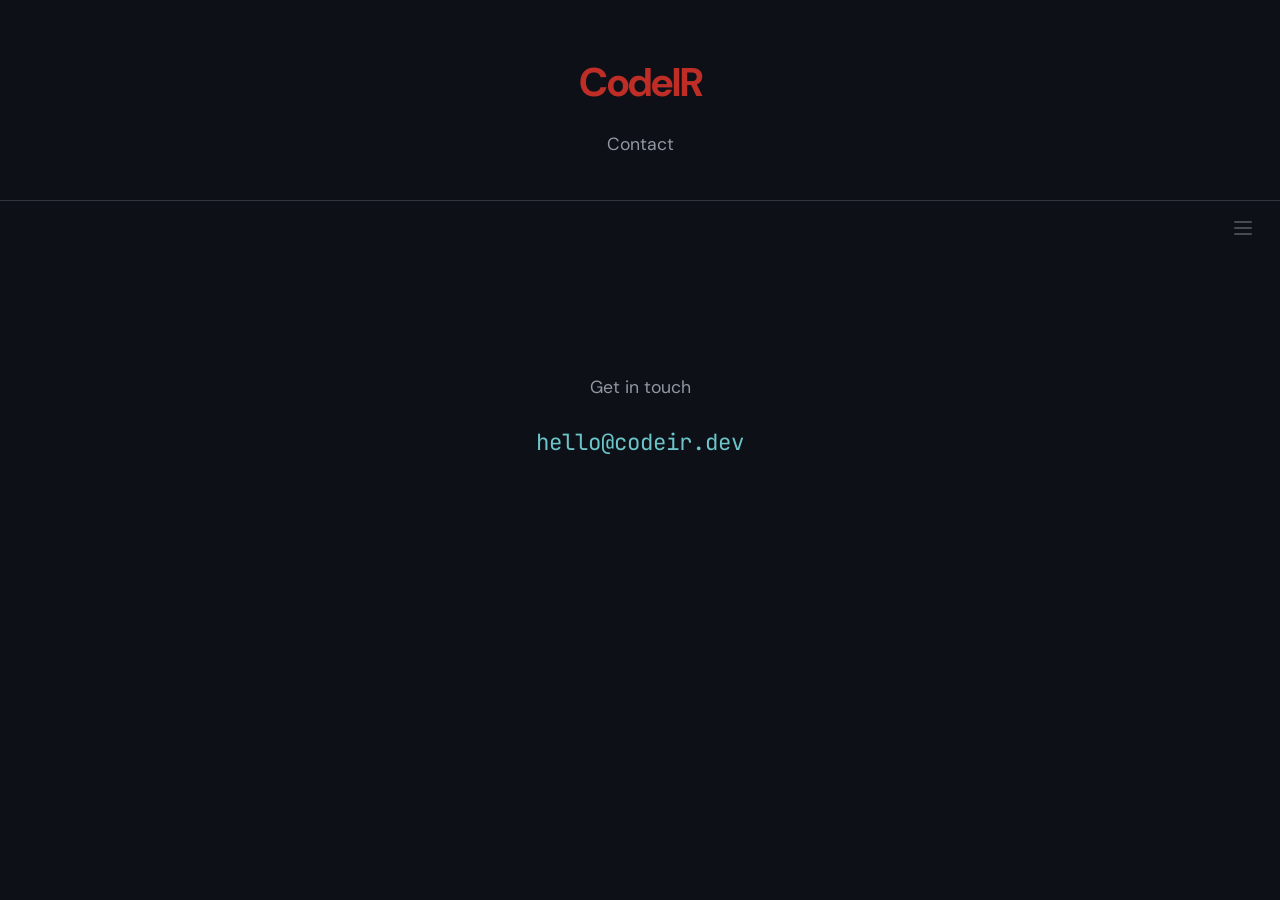
<file: contact.html>
<!DOCTYPE html>
<html lang="en">
<head>
    <meta charset="UTF-8">
    <meta name="viewport" content="width=device-width, initial-scale=1.0">
    <title>CodeIR — Contact</title>
    <link rel="stylesheet" href="style.css">
    <link href="https://fonts.googleapis.com/css2?family=DM+Sans:wght@400;500;600&family=JetBrains+Mono:wght@400;700&display=swap" rel="stylesheet">
</head>
<body>

    <header class="faq-header">
        <div class="hero-overlay">
            <h1><a href="index.html" class="faq-home-link">CodeIR</a></h1>
            <p>Contact</p>
        </div>
    </header>

    <!-- hamburger menu -->
    <div class="menu-wrapper">
      <button class="menu-btn" onclick="document.querySelector('.menu-dropdown').classList.toggle('menu-open')">
          <span></span>
          <span></span>
          <span></span>
      </button>
      <nav class="menu-dropdown">
          <a href="index.html">Home</a>
          <a href="how_it_works.html">How It Works</a>
          <a href="case_studies.html">Case Studies</a>
          <a href="faq.html">FAQ</a>
          <a href="contact.html">Contact</a>
      </nav>
    </div>

    <main class="container" style="text-align: center; padding-top: 100px;">
        <p style="font-size: 1.1rem; opacity: 0.7; margin-bottom: 24px;">Get in touch</p>
        <span onclick="copyEmail()" style="color: var(--accent-L2); font-size: 1.4rem; font-family: var(--mono-font); cursor: pointer;">hello@codeir.dev</span>
        <p id="copy-toast" style="font-size: 0.8rem; opacity: 0; margin-top: 12px; transition: opacity 0.3s ease;">copied</p>
    </main>

<script>
function copyEmail() {
    navigator.clipboard.writeText('hello@codeir.dev').then(() => {
        const toast = document.getElementById('copy-toast');
        toast.style.opacity = '0.5';
        setTimeout(() => toast.style.opacity = '0', 1800);
    });
}
</script>
</body>
</html>
</file>
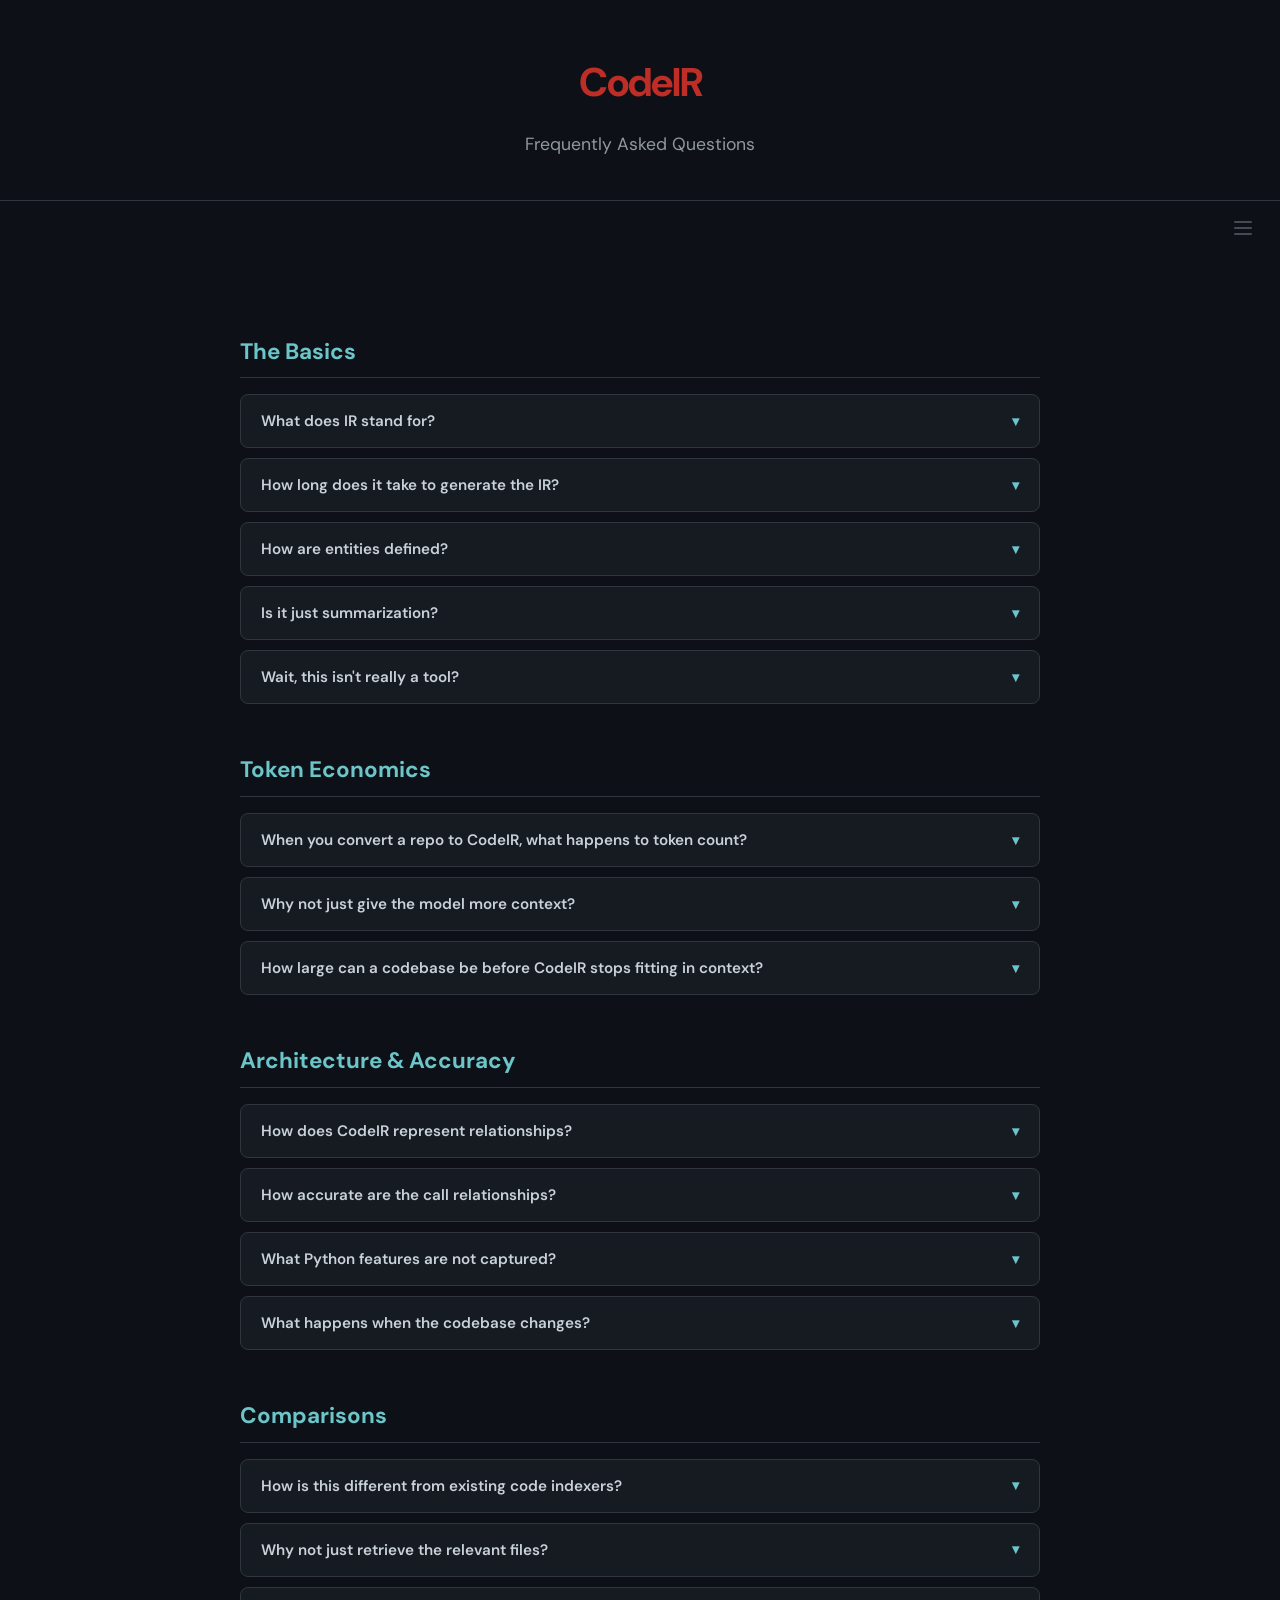
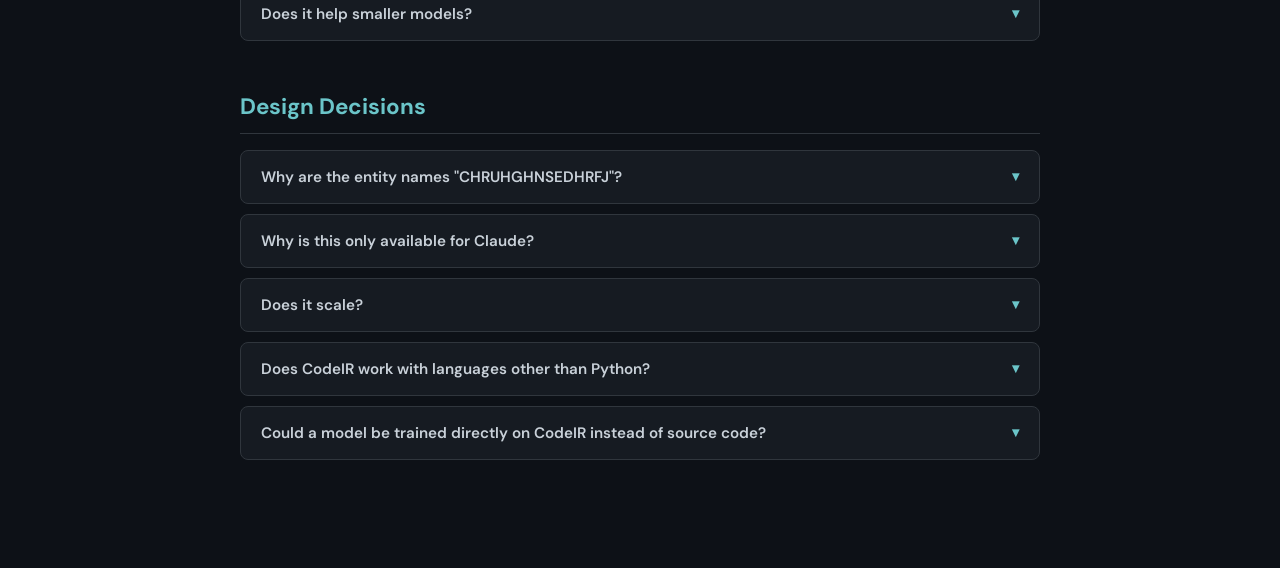
<file: faq.html>
<!DOCTYPE html>
<html lang="en">
<head>
    <meta charset="UTF-8">
    <meta name="viewport" content="width=device-width, initial-scale=1.0">
    <title>CodeIR FAQ</title>
    <link rel="stylesheet" href="style.css">
    <link href="https://fonts.googleapis.com/css2?family=DM+Sans:wght@400;500;600&family=JetBrains+Mono:wght@400;700&display=swap" rel="stylesheet">
</head>
<body>

    <header class="faq-header">
        <div class="hero-overlay">
            <h1><a href="index.html" class="faq-home-link">CodeIR</a></h1>
            <p>Frequently Asked Questions</p>
        </div>
    </header>

    <!-- hamburger menu -->
    <div class="menu-wrapper">
      <button class="menu-btn" onclick="document.querySelector('.menu-dropdown').classList.toggle('menu-open')">
          <span></span>
          <span></span>
          <span></span>
      </button>
      <nav class="menu-dropdown">
          <a href="index.html">Home</a>
          <a href="how_it_works.html">How It Works</a>
          <a href="case_studies.html">Case Studies</a>
          <a href="faq.html">FAQ</a>
          <a href="contact.html">Contact</a>
      </nav>
    </div>

    <main class="container">

    <!-- ________________________ Category: The Basics ________________________ -->
    <div class="faq-category">
        <h2>The Basics</h2>

         <div class="faq-item">
            <button class="faq-question" onclick="toggleFaq(this)">
                <span>What does IR stand for?</span>
                <span class="faq-arrow">&#9662;</span>
            </button>
            <div class="faq-answer">
                <p>
                    IR stands for Intermediate Representation. In compiler 
                    design it's a data structure that represents source code 
                    in a way that's easier for machines to analyze and optimize. 
                    CodeIR is an IR specifically designed for representing Python 
                    codebases in a compact, structured format that LLMs can reason 
                    over without reading raw source.
                </p>
              
            </div>
        </div>

        <div class="faq-item">
            <button class="faq-question" onclick="toggleFaq(this)">
                <span>How long does it take to generate the IR?</span>
                <span class="faq-arrow">&#9662;</span>
            </button>
            <div class="faq-answer">
                <p>
                    Indexing is pure code — AST parsing, classification, and IR generation.
                    No LLM summarization, no API calls. A mid-sized repo like Flask (83 files)
                    indexes in seconds. Larger codebases like Django or SQLAlchemy take a bit
                    longer but still finish in under a minute on typical hardware.
                </p>
                <p>Re-indexing is incremental: only changed files get reprocessed.</p>
            </div>
        </div>

        <div class="faq-item">
            <button class="faq-question" onclick="toggleFaq(this)">
                <span>How are entities defined?</span>
                <span class="faq-arrow">&#9662;</span>
            </button>
            <div class="faq-answer">
                <p>
                    CodeIR uses Python's AST module to extract every function, async function,
                    class, method, and module-level constant. Each gets a stable ID, boundary
                    markers (start/end line), and import analysis.
                </p>
                <p>
                    Nested functions, decorated wrappers, and class attributes are all captured.
                    Lambda assignments are captured as module-level constants. Each entity gets
                    its own IR at all three levels:
                </p>
<pre><code>Index:    FN RDTKN #HTTP #CORE
Behavior: FN RDTKN C=session_get F=IR A=2 #HTTP #CORE
Source:   [FN RDTKN @auth/tokens.py:47]
          async def read_token(token: str, session: Session) -> TokenData:
              ...</code></pre>
            </div>
        </div>

        <div class="faq-item">
            <button class="faq-question" onclick="toggleFaq(this)">
                <span>Is it just summarization?</span>
                <span class="faq-arrow">&#9662;</span>
            </button>
            <div class="faq-answer">
                <p>
                    No. Summarization is lossy and non-deterministic — you get a different summary
                    each time, and you can't verify it against source. CodeIR is compilation:
                    deterministic, lossless at each level, and invertible (you can always expand
                    back to source).
                </p>
                <p>
                    Every field in the IR is mechanically extracted from the AST. <code>C=</code>
                    lists actual call sites, <code>F=</code> flags are derived from control flow
                    structures, <code>A=</code> counts real assignments. Nothing is inferred or
                    paraphrased.
                </p>
            </div>
        </div>

        <div class="faq-item">
            <button class="faq-question" onclick="toggleFaq(this)">
                <span>Wait, this isn't really a tool?</span>
                <span class="faq-arrow">&#9662;</span>
            </button>
            <div class="faq-answer">
                <p>
                    It's both. Yes, it's a CLI tool you install and use today. But underneath,
                    it's a representation layer — a way to encode programs for machine reasoning
                    instead of human editing.
                </p>
                <p>
                    The real long-term implication is bigger: models may eventually reason about
                    code primarily through IR, not source, exactly like compilers do. Source code
                    is the human-readable format. IR is the machine-reasoning format. CodeIR is
                    an early implementation of that idea.
                </p>
            </div>
        </div>
    </div>

    <!-- ________________________ Category: Token Economics ________________________ -->
    <div class="faq-category">
        <h2>Token Economics</h2>

        <div class="faq-item">
            <button class="faq-question" onclick="toggleFaq(this)">
                <span>When you convert a repo to CodeIR, what happens to token count?</span>
                <span class="faq-arrow">&#9662;</span>
            </button>
            <div class="faq-answer">
                <p>
                    Compression depends on repo size. Flask (1,629 entities) compresses
                    about 8:1 — roughly 148k tokens of raw Python down to 19k in the Index.
                    Larger codebases compress better: Tryton hits 13:1, SQLAlchemy 11:1,
                    Django 10:1.
                </p>
                <p>
                    But the point isn't "make the repo smaller." It's that Claude can hold the
                    entire codebase's structure and behavior in context, then retrieve source
                    only for the specific entities it needs to edit.
                </p>
                <p>
                    In our SQLAlchemy test, Claude found a bug across a 663-file codebase
                    using 82% fewer input tokens than the baseline — 368k vs 2.06M. Instead
                    of reading source files to orient, it queried the IR, inspected one
                    behavior summary, and expanded the 20 lines of source that mattered.
                </p>
            </div>
        </div>

        <div class="faq-item">
            <button class="faq-question" onclick="toggleFaq(this)">
                <span>Why not just give the model more context?</span>
                <span class="faq-arrow">&#9662;</span>
            </button>
            <div class="faq-answer">
                <p>
                    Large codebases don't exceed LLM context because they are too large. They
                    exceed context because source code is a poor representation for architectural
                    reasoning. Even with a 200k token window, raw code doesn't scale well.
                </p>
                <p>Consider what the model actually sees:</p>
<pre><code>def get_user_permissions(user):
    if user.is_superuser:
        return Permission.objects.all()</code></pre>
                <p>
                    The LLM processes 25–40 tokens here. But the real architectural information is:
                </p>
<pre><code>get_user_permissions → checks user.is_superuser → queries Permission model</code></pre>
                <p>
                    Three facts. Everything else is syntax noise. In a typical Python file,
                    80% or more of tokens carry zero architectural signal.
                </p>
                <p>
                    Even if context windows became infinite, there's still <strong>attention
                    dilution</strong>. Transformers distribute attention across tokens. If a
                    prompt contains 80% boilerplate and 20% structure, the model spends most
                    of its compute on the wrong thing. CodeIR flips that ratio to roughly 80%
                    structure and 20% metadata.
                </p>
            </div>
        </div>

        <div class="faq-item">
            <button class="faq-question" onclick="toggleFaq(this)">
                <span>How large can a codebase be before CodeIR stops fitting in context?</span>
                <span class="faq-arrow">&#9662;</span>
            </button>
            <div class="faq-answer">
                <p>
                    At Index level, CodeIR fits roughly 18,000 entities per 200k context window.
                    For reference, Django is ~41,000 entities and Tryton is ~20,000.
                </p>
                <p>
                    For codebases that exceed this, per-category bearings files break the
                    architectural map into slices. The agent loads only the categories relevant
                    to its current task — it never needs the whole Index at once.
                </p>
            </div>
        </div>
    </div>

    <!-- ________________________ Category: Architecture & Accuracy ________________________ -->
    <div class="faq-category">
        <h2>Architecture &amp; Accuracy</h2>

        <div class="faq-item">
            <button class="faq-question" onclick="toggleFaq(this)">
                <span>How does CodeIR represent relationships?</span>
                <span class="faq-arrow">&#9662;</span>
            </button>
            <div class="faq-answer">
                <p>
                    Behavior-level IR captures call relationships (<code>C=</code>), inheritance
                    (<code>B=</code>), and flags for behavioral patterns (<code>F=EIR</code>).
                    Domain classification tags (<code>#AUTH</code>, <code>#CORE</code>) group
                    entities by architectural role.
                </p>
                <p>
                    The <code>callers</code> command provides three-tier caller resolution:
                </p>
<pre><code>⏺ codeir callers OPNSSSN
  ⎿   APPCNTXT.02    AppContext              src/flask/ctx.py       [import]
      GTSSSN         AppContext._get_session  src/flask/ctx.py       [local]
     ~FLSKCLNT       FlaskClient             src/flask/testing.py   [fuzzy]</code></pre>
                <p>
                    Import-level callers are resolved via import statements. Local callers are
                    same-file references. Fuzzy callers (marked <code>~</code>) are repo-wide
                    name matches when resolution is ambiguous.
                </p>
            </div>
        </div>

        <div class="faq-item">
            <button class="faq-question" onclick="toggleFaq(this)">
                <span>How accurate are the call relationships?</span>
                <span class="faq-arrow">&#9662;</span>
            </button>
            <div class="faq-answer">
                <p>CodeIR resolves call relationships using three tiers of confidence:</p>
                <ul>
                    <li><strong>Local:</strong> Same-file calls with explicit references — highest confidence</li>
                    <li><strong>Import:</strong> Calls resolved via import statements — high confidence</li>
                    <li><strong>Fuzzy:</strong> Repo-wide name matches when resolution is ambiguous — marked with <code>~</code> so the model knows to verify</li>
                </ul>
                <p>
                    The tiered approach means the model always knows how much to trust a
                    relationship. Fuzzy matches are explicitly flagged rather than silently
                    presented as certain.
                </p>
            </div>
        </div>

        <div class="faq-item">
            <button class="faq-question" onclick="toggleFaq(this)">
                <span>What Python features are not captured?</span>
                <span class="faq-arrow">&#9662;</span>
            </button>
            <div class="faq-answer">
                <p>
                    CodeIR is based on static AST analysis and does not capture runtime
                    behaviors such as monkey-patching, dynamically generated methods,
                    <code>setattr</code>-based attribute creation, or metaclass magic that
                    generates methods at class creation time.
                </p>
                <p>
                    Heavy use of <code>__getattr__</code>, dynamic dispatch, or code generation
                    (e.g., <code>exec</code>/<code>eval</code>) will produce gaps in the call
                    graph. The fuzzy caller tier partially compensates by catching name-based
                    matches, but it's not a substitute for runtime analysis.
                </p>
            </div>
        </div>

        <div class="faq-item">
            <button class="faq-question" onclick="toggleFaq(this)">
                <span>What happens when the codebase changes?</span>
                <span class="faq-arrow">&#9662;</span>
            </button>
            <div class="faq-answer">
                <p>
                    Run <code>codeir index</code> again. Re-indexing is incremental — only
                    modified files are reprocessed. Entity IDs remain stable as long as the
                    entity's name and location don't change, so the model's "mental map"
                    persists across re-indexes.
                </p>
                <p>
                    If an entity is renamed or moved, it gets a new ID. The old ID simply
                    stops resolving. There's no migration step.
                </p>
            </div>
        </div>
    </div>

    <!-- ________________________ Category: Comparisons ________________________ -->
    <div class="faq-category">
        <h2>Comparisons</h2>

        <div class="faq-item">
            <button class="faq-question" onclick="toggleFaq(this)">
                <span>How is this different from existing code indexers?</span>
                <span class="faq-arrow">&#9662;</span>
            </button>
            <div class="faq-answer">
                <p>
                    Most code indexers (ctags, LSP, Sourcegraph) are designed for
                    <strong>navigation</strong>: "jump to definition," "find references."
                    They answer <em>where is this thing?</em>
                </p>
                <p>
                    CodeIR is designed for <strong>architectural reasoning</strong>: "what does
                    this entity do, what does it depend on, and what breaks if I change it?"
                    It answers <em>how does this system work?</em>
                </p>
                <p>
                    The output format reflects this. Indexers produce symbol tables. CodeIR
                    produces multi-level IR with behavioral flags, call graphs, and domain
                    classification — a representation an LLM can reason over without reading
                    source.
                </p>
            </div>
        </div>

        <div class="faq-item">
            <button class="faq-question" onclick="toggleFaq(this)">
                <span>Why not just retrieve the relevant files?</span>
                <span class="faq-arrow">&#9662;</span>
            </button>
            <div class="faq-answer">
                <p>
                    Retrieval assumes you already know what to search for. But architectural
                    understanding comes first — you need to know the shape of the system before
                    you can ask the right questions.
                </p>
                <p>
                    In our benchmarks, embedding-based retrieval accuracy actually
                    <em>decreased</em> as models got stronger (Opus scored 33% on MPNet
                    retrieval vs. Haiku's 71%). Stronger models are better at recognizing when
                    retrieved fragments don't give them enough context. They hedge instead of
                    guessing.
                </p>
                <p>
                    CodeIR's orient-first approach gives the model the architectural map before
                    it retrieves anything. It knows what to look for because it's already seen
                    the whole system at Index level.
                </p>
            </div>
        </div>

        <div class="faq-item">
            <button class="faq-question" onclick="toggleFaq(this)">
                <span>Does it help smaller models?</span>
                <span class="faq-arrow">&#9662;</span>
            </button>
            <div class="faq-answer">
                <p>
                    We have early data on this. The original benchmarks tested Haiku, GPT 4.1,
                    and DeepSeek alongside Sonnet and Opus. CodeIR improved accuracy across all
                    models, though the delta was largest on stronger models (where baselines
                    degrade most due to the model's increased ability to recognize insufficient
                    context).
                </p>
                <p>
                    The data needs re-running with corrected tags, but the question is already
                    in our research plan.
                </p>
            </div>
        </div>
    </div>

    <!-- ________________________ Category: Design Decisions ________________________ -->
    <div class="faq-category">
        <h2>Design Decisions</h2>

        <div class="faq-item">
            <button class="faq-question" onclick="toggleFaq(this)">
                <span>Why are the entity names "CHRUHGHNSEDHRFJ"?</span>
                <span class="faq-arrow">&#9662;</span>
            </button>
            <div class="faq-answer">
                <p>
                    Because it's v1. The current scheme uses vowel-stripped abbreviations
                    (<code>FNLZFLSHCHNGS</code> = <code>finalize_flush_changes</code>) to
                    maximize the number of entities that fit in a context window.
                </p>
                <p>
                    We're actively performing interactive testing with Claude to determine the
                    minimum LLM-understandable ID length — which does not necessarily correspond
                    to human readability. The goal is the shortest ID that a model can reliably
                    map back to the entity it represents. Early results suggest there's room to
                    shorten further without hurting model accuracy.
                </p>
            </div>
        </div>
 <div class="faq-item">
            <button class="faq-question" onclick="toggleFaq(this)">
                <span>Why is this only available for Claude?</span>
                <span class="faq-arrow">&#9662;</span>
            </button>
            <div class="faq-answer">
                <p>
                    Claude is the first. We are actively working on Codex support. 
                    The underlying IR format and CLI are model-agnostic. The only Claude-specific 
                    part is the prompt templates and evaluation scripts which will be adapted 
                    for other models.
                </p>
            </div>
        </div>

        <div class="faq-item">
            <button class="faq-question" onclick="toggleFaq(this)">
                <span>Does it scale?</span>
                <span class="faq-arrow">&#9662;</span>
            </button>
            <div class="faq-answer">
                <p>
                    Yes, and it gets <em>better</em> with scale. Compression improves with
                    repository size because larger codebases have more structural redundancy:
                    hundreds of model classes following the same patterns, view functions with
                    identical structures, test files with standardized layouts.
                </p>
                <p>Codebases we've tested:</p>
                <table class="data-table">
                    <thead>
                        <tr><th>Repository</th><th>Files</th><th>Entities</th></tr>
                    </thead>
                    <tbody>
                        <tr><td>Flask</td><td>83</td><td>1,629</td></tr>
                        <tr><td>SQLAlchemy</td><td>663</td><td>38,672</td></tr>
                        <tr><td>Django</td><td>2,894</td><td>41,819</td></tr>
                        <tr><td>Tryton</td><td>2,375</td><td>20,457</td></tr>
                    </tbody>
                </table>
                <p>Storage is SQLite with WAL mode. Indexing is incremental. There's no practical upper bound we've hit yet.</p>
            </div>
        </div>

        <div class="faq-item">
            <button class="faq-question" onclick="toggleFaq(this)">
                <span>Does CodeIR work with languages other than Python?</span>
                <span class="faq-arrow">&#9662;</span>
            </button>
            <div class="faq-answer">
                <p>
                    The current implementation targets Python via the built-in <code>ast</code>
                    module. But the architecture is language-agnostic — the IR format, the
                    multi-level hierarchy, the entity ID scheme, and the CLI all work
                    independently of the parser.
                </p>
                <p>
                    Implementing support for another language means writing a new AST extractor
                    on top of an existing parser (Tree-sitter, TypeScript AST, Roslyn for C#,
                    etc.). The rest of the pipeline stays the same.
                </p>
            </div>
        </div>

        <div class="faq-item">
            <button class="faq-question" onclick="toggleFaq(this)">
                <span>Could a model be trained directly on CodeIR instead of source code?</span>
                <span class="faq-arrow">&#9662;</span>
            </button>
            <div class="faq-answer">
                <p>
                    Speculative, but intriguing. CodeIR provides a higher signal-to-noise
                    representation of programs: behavioral patterns, call graphs, domain
                    classification, and inheritance hierarchies — all extracted mechanically
                    and presented in a compact, consistent format.
                </p>
                <p>
                    A model trained on Behavior-level IR alongside source might develop stronger
                    architectural reasoning than one trained on source alone. The IR encodes
                    exactly the kind of structural relationships that current models struggle to
                    extract from raw syntax. Whether this translates to better downstream
                    performance is an open research question.
                </p>
                <p>
                    Let's talk.
                </p>
            </div>
        </div>
    </div>

    </main>

    <script>
function toggleFaq(btn) {
    const item = btn.closest('.faq-item');
    const answer = item.querySelector('.faq-answer');
    const arrow = btn.querySelector('.faq-arrow');
    const isOpen = item.classList.toggle('faq-open');

    if (isOpen) {
        answer.style.maxHeight = answer.scrollHeight + 'px';
        arrow.innerHTML = '&#9652;';
    } else {
        answer.style.maxHeight = answer.scrollHeight + 'px';
        answer.offsetHeight;
        answer.style.maxHeight = '';
        arrow.innerHTML = '&#9662;';
    }
}

// Remove max-height cap after expand completes
document.querySelectorAll('.faq-answer').forEach(el => {
    el.addEventListener('transitionend', (e) => {
        if (e.propertyName === 'max-height' && el.closest('.faq-item').classList.contains('faq-open')) {
            el.style.maxHeight = 'none';
        }
    });
});
    </script>
</body>
</html>
</file>
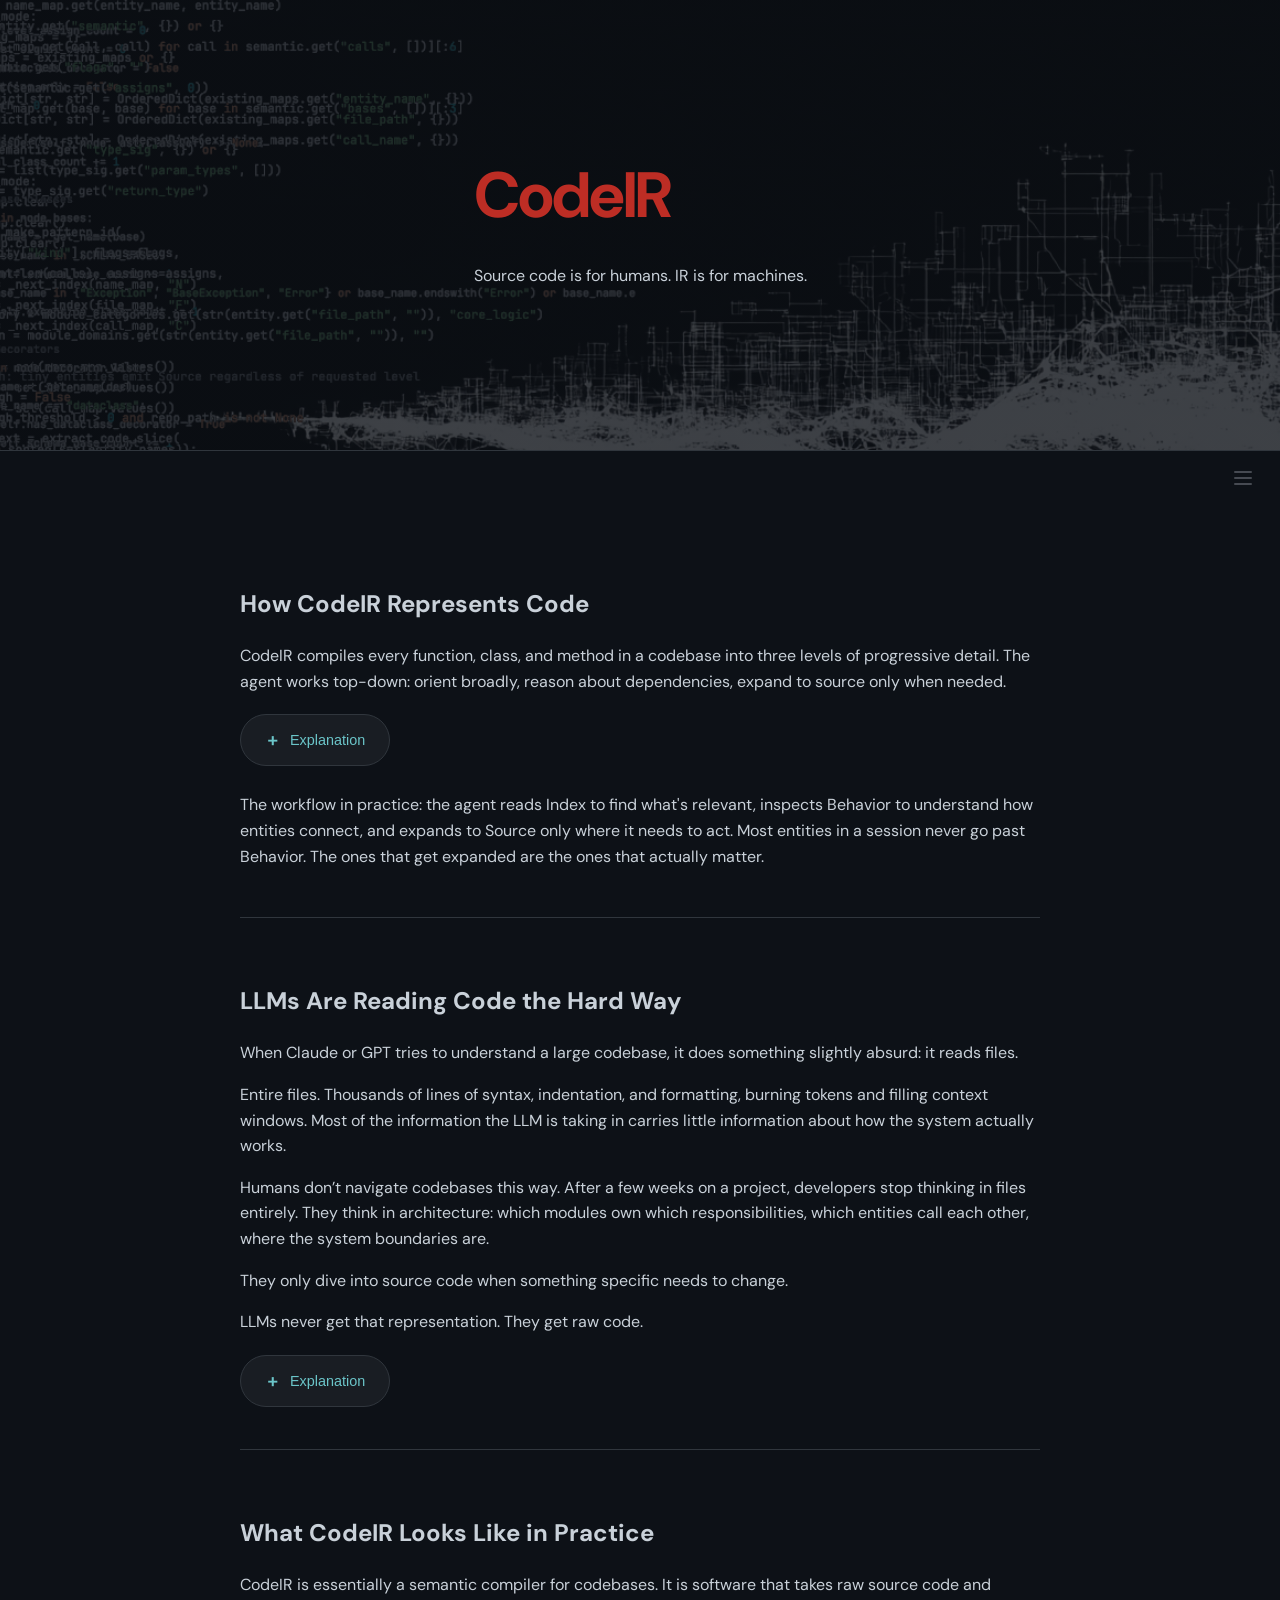
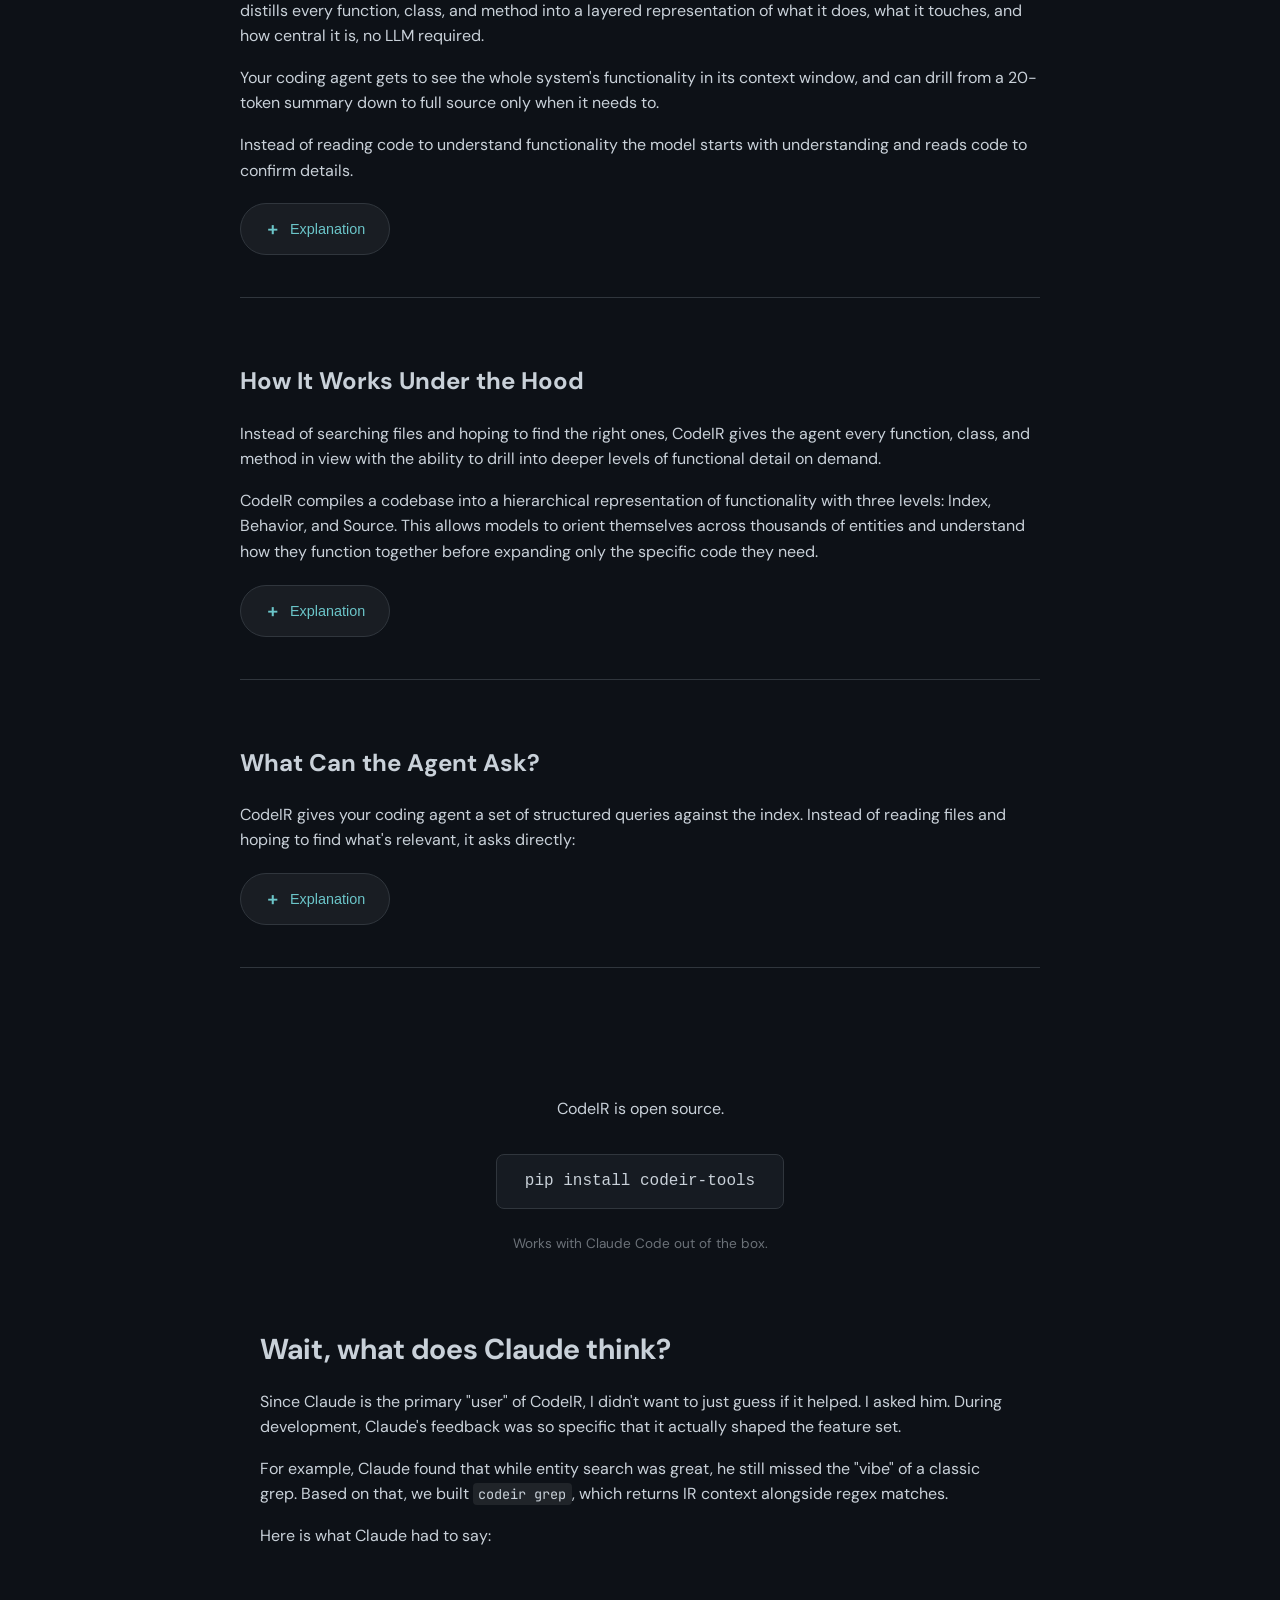
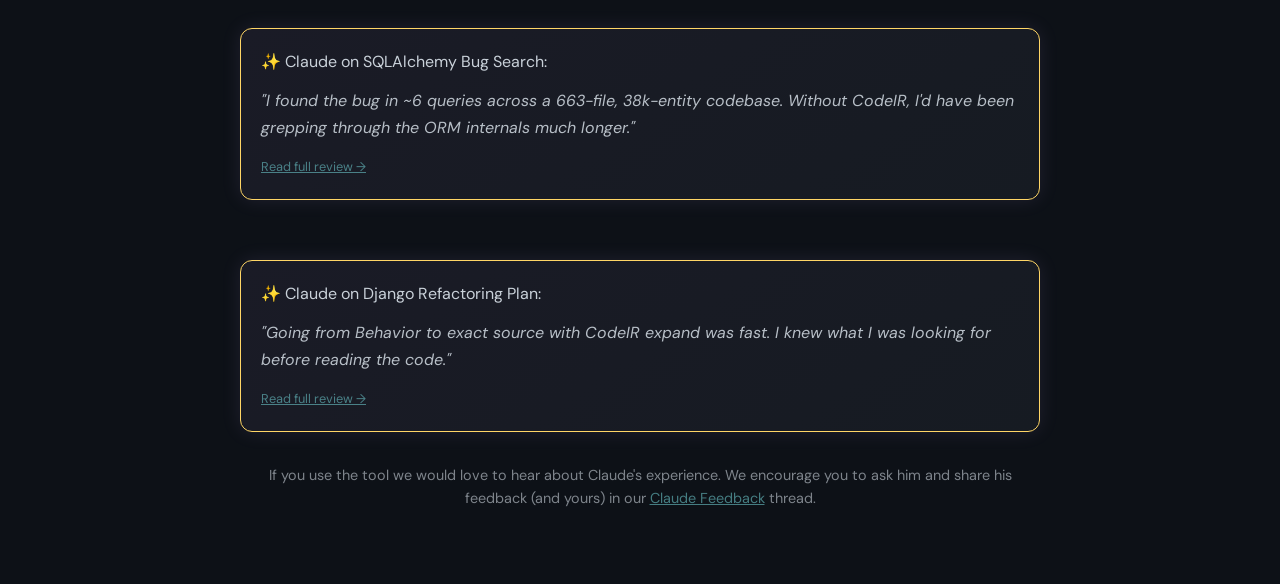
<file: how_it_works.html>
<!DOCTYPE html>
<html lang="en">
<head>
    <meta charset="UTF-8">
    <meta name="viewport" content="width=device-width, initial-scale=1.0">
    <title>CodeIR: Compiling for AI Reasoning</title>
    <link rel="stylesheet" href="style.css">
    <link href="https://fonts.googleapis.com/css2?family=DM+Sans:wght@400;500;600&family=JetBrains+Mono:wght@400;700&display=swap" rel="stylesheet">
</head>
<body>

    <header class="hero-header">
        <div class="hero-overlay">
            <h1>CodeIR</h1>
            <p>Source code is for humans. IR is for machines.</p>
        </div>
       
        </header>

        <!-- hamburger menu -->
        <div class="menu-wrapper">
          <button class="menu-btn" onclick="document.querySelector('.menu-dropdown').classList.toggle('menu-open')">
              <span></span>
              <span></span>
              <span></span>
          </button>
          <nav class="menu-dropdown">
              <a href="index.html">Home</a>
              <a href="how_it_works.html">How It Works</a>
              <a href="case_studies.html">Case Studies</a>
              <a href="faq.html">FAQ</a>
              <a href="contact.html">Contact</a>
          </nav>
      </div>

    <main class="container">

      <!-- ____________________________________Section 0: How CodeIR Represents Code______________________________-->
        <section class="layered-content" id="ir-levels-section">
            <div class="l1-container">
                <h2>How CodeIR Represents Code</h2>
                <p>
                    CodeIR compiles every function, class, and method in a codebase into three levels of progressive detail. The agent works top-down: orient broadly, reason about dependencies, expand to source only when needed.
                </p>

                <div class="action-bar">
                    <button class="reveal-btn" onclick="toggleAllLayers(this, 'l2')">
                        <span class="plus-icon">+</span> Explanation
                    </button>
                    <button class="reveal-btn secondary-btn" id="ir-l3-btn" onclick="toggleAllLayers(this, 'l3')" style="display: none;">
                        <span class="plus-icon">+</span> Deep Dive
                    </button>
                </div>
            </div>

            <div class="l2-container hidden-layer">
                <div class="depth-tag-L2">Index — what exists and where it fits</div>
                <pre><code>AMT ATHNTCT.02 #AUTH #CORE</code></pre>
            </div>

            <div class="l3-container hidden-layer">
                <p>
                    Entity type (AMT = async method), stable ID (ATHNTCT.02), domain tags (#AUTH #CORE). At this level the full codebase fits in a single context window. The agent scans thousands of these to identify which entities are relevant to a task. Token cost: ~10 tokens per entity.
                </p>
            </div>

            <div class="l2-container hidden-layer">
                <div class="depth-tag-L2">Behavior — what it does and what it touches</div>
                <pre><code>AMT ATHNTCT.02 C=get_by_email,hash,update,verify_and_update F=AIRT A=2 #AUTH #CORE</code></pre>
            </div>

            <div class="l3-container hidden-layer">
                <p>
                    Same entity with outgoing calls (C=), behavioral flags (F=: A=assignments/augmented assigns, I=conditionals, R=returns, T=try/except), assignment count (A=), and domain tags. The agent can reason about dependencies, complexity, and blast radius without reading source. This is the level where most architectural decisions get made — the agent knows what this function touches and how complex it is. Token cost: ~25 tokens per entity.
                </p>
            </div>

            <div class="l2-container hidden-layer">
                <div class="depth-tag-L2">Source — the actual implementation, expanded on demand</div>
                <pre><code>async def authenticate(
    self, credentials: OAuth2PasswordRequestForm
) -> Optional[models.UP]:
    """
    Authenticate and return a user following an email and a password.

    Will automatically upgrade password hash if necessary.

    :param credentials: The user credentials.
    """
    try:
        user = await self.get_by_email(credentials.username)
    except exceptions.UserNotExists:
        # Run the hasher to mitigate timing attack
        # Inspired from Django: https://code.djangoproject.com/ticket/20760
        self.password_helper.hash(credentials.password)
        return None

    verified, updated_password_hash = self.password_helper.verify_and_update(
        credentials.password, user.hashed_password
    )
    if not verified:
        return None
    # Update password hash to a more robust one if needed
    if updated_password_hash is not None:
        await self.user_db.update(user, {"hashed_password": updated_password_hash})

    return user</code></pre>
                <p>
                    This is what the model reads without CodeIR — every time, in full, whether it needs the implementation details or not. ~120 tokens for one entity. Multiply across thousands of entities and the context window fills with syntax, comments, and formatting before the model has oriented itself. With CodeIR, this level is reached only when the agent needs to verify implementation or make a change.
                </p>
            </div>

            <div class="l1-container" style="padding-top: 0;">
                <p>
                    The workflow in practice: the agent reads Index to find what's relevant, inspects Behavior to understand how entities connect, and expands to Source only where it needs to act. Most entities in a session never go past Behavior. The ones that get expanded are the ones that actually matter.
                </p>
            </div>
        </section>

      <!-- ____________________________________Section 1______________________________-->
        <section class="layered-content">
            <div class="l1-container">
                <h2>LLMs Are Reading Code the Hard Way</h2>
                <p>
                  When Claude or GPT tries to understand a large codebase, it does something 
                  slightly absurd: it reads files.
                </p>
                <p>
                  Entire files. Thousands of lines of syntax, indentation, and formatting, 
                  burning tokens and filling context windows. 
                  Most of the information the LLM is taking in carries little information about how 
                  the system actually works.
                </p>
                <p>
                  Humans don’t navigate codebases this way. After a few weeks on a project, 
                  developers stop thinking in files entirely. They think in architecture: 
                  which modules own which responsibilities, which entities call each other, 
                  where the system boundaries are.
                </p>
                <p>
                  They only dive into source code when something specific needs to change.
                </p>
                <p>
                  LLMs never get that representation.
                  They get raw code.</p>

                <div class="action-bar">
                  <button class="reveal-btn" onclick="toggleLayer(this, 'l2')">
                      <span class="plus-icon">+</span> Explanation
                  </button>
                  <button class="reveal-btn secondary-btn l3-remote" onclick="toggleLayer(this, 'l3')" style="display: none;">
                      <span class="plus-icon">+</span> Deep Dive
                  </button>
              </div>
          </div>
            </div>
        
            <div class="l2-container hidden-layer">
                <div class="depth-tag-L2">Why Source Code Is the Wrong Format</div>
                <p>
                    The problem isn't just volume - it's about what kind of information fills the context window. 
                    Consider what a transformer actually processes when it sees a Python function:
                </p>
                <pre><code>def get_user_permissions(user):
    if user.is_superuser:
        return Permission.objects.all()</code></pre>
                <p>
                    To the model, this becomes roughly 30 tokens: def, get, _, user, _, permissions... and so on. 
                    But the actual architectural information is:
                </p>
                <blockquote>get_user_permissions → checks user.is_superuser → queries Permission model</blockquote>
                <p>
                    Three facts. Everything else is syntax noise. In a typical Python file, 80% or more of tokens carry no 
                    architectural signal. Source code is a representation optimized for human editors and machine compilers. 
                    It was never designed for machine reasoning.
                </p>
                
                <button class="reveal-btn secondary-btn l3-inline" onclick="toggleLayer(this, 'l3')">
                  <span class="plus-icon">+</span> Deep Dive
              </button>
          </div>
        
            <div class="l3-container hidden-layer">
                <div class="depth-tag-L3">The Numbers Behind the Problem</div>
                <p>Scale of the problem across real codebases:</p>

                <table class="data-table">
                    <thead>
                        <tr>
                            <th>Repository</th>
                            <th>Entities</th>
                            <th>Raw Python (est.)</th>
                            <th>CodeIR Index</th>
                            <th>Compression</th>
                        </tr>
                    </thead>
                    <tbody>
                        <tr>
                            <td>Flask</td>
                            <td>1,629</td>
                            <td>~148k</td>
                            <td>19k</td>
                            <td>8:1</td>
                        </tr>
                        <tr>
                            <td>Tryton</td>
                            <td>20,457</td>
                            <td>~2.8M</td>
                            <td>214k</td>
                            <td>13:1</td>
                        </tr>
                        <tr>
                            <td>SQLAlchemy</td>
                            <td>38,672</td>
                            <td>~5.0M</td>
                            <td>467k</td>
                            <td>11:1</td>
                        </tr>
                        <tr>
                            <td>Django</td>
                            <td>41,819</td>
                            <td>~4.7M</td>
                            <td>475k</td>
                            <td>10:1</td>
                        </tr>
                    </tbody>
                </table>
                <p class="table-footnote">Token estimates use 1 token ≈ 4 characters. Actual counts may be slightly lower.</p>

                <p>
                    At Index level, CodeIR fits roughly 18,000 entities in a 200k context window.
                    The same window holds less than 2,000 entities as raw source and only if you
                    could perfectly select which files to load, which in practice you can't.
                </p>
            </div>
        </section>
    <!-- ____________________________________Section 3: CodeIR in Practice______________________________-->
    <section class="layered-content">
        <div class="l1-container">
            <h2>What CodeIR Looks Like in Practice</h2>
            <p>
              CodeIR is essentially a semantic compiler for codebases. It is software that takes raw source code and distills every function, class, and method into a layered representation of what it does, what it touches, and how central it is, no LLM required.
            </p>
            <p>
              Your coding agent gets to see the whole system's functionality in its context window, and can drill from a 20-token summary down to full source only when it needs to.
            </p>
            <p>
              Instead of reading code to understand functionality the model starts with understanding and reads code to confirm details.
            </p>

            <div class="action-bar">
                <button class="reveal-btn" onclick="toggleLayer(this, 'l2')">
                    <span class="plus-icon">+</span> Explanation
                </button>
                <button class="reveal-btn secondary-btn l3-remote" onclick="toggleLayer(this, 'l3')" style="display: none;">
                    <span class="plus-icon">+</span> Deep Dive
                </button>
            </div>
        </div>

        <div class="l2-container hidden-layer">
            <div class="depth-tag-L2">Setup &amp; Workflow</div>

            <h4>Setup</h4>
<pre><code>pip install codeir-tools
codeir index ./your-repo</code></pre>

            <p>
                This creates a <code>.codeir/</code> directory containing the index.
                CodeIR also generates files your agent reads automatically:
            </p>
            <ul>
                <li><code>.claude/rules/codeir.md</code> - tool usage instructions (tells the agent how to use the CodeIR commands)</li>
                <li><code>.claude/bearings.md</code> - the full architectural map of your codebase</li>
                <li><code>.claude/bearings/{category}.md</code> - per-category detail for large codebases</li>
            </ul>

            <p>The workflow changes from "read files and hope" to a structured discovery process:</p>

            <div class="workflow">
                <div class="workflow-step">
                    <div class="workflow-step-header">
                        <span class="workflow-num">01</span>
                        <span class="workflow-label">Orient</span>
                    </div>
                    <p>The agent reads bearings.md at session start. In 200–400 tokens, it knows every module in the codebase, what each one does, how they depend on each other. It knows where to look before it looks anywhere. For large codebases, per-category bearings files let the agent drill into only the relevant slice.</p>
                </div>
                <div class="workflow-arrow">↓</div>
                <div class="workflow-step">
                    <div class="workflow-step-header">
                        <span class="workflow-num">02</span>
                        <span class="workflow-label">Search</span>
                    </div>
                    <p>Instead of grepping through files, the agent searches the semantic index. Multi-term queries with OR logic and ranking: <code>codeir search "auth token validate"</code> returns the specific entities relevant to the task, not files that happen to contain those words. Use <code>--category</code> to filter (e.g., <code>--category core_logic</code> to skip tests).</p>
                </div>
                <div class="workflow-arrow">↓</div>
                <div class="workflow-step">
                    <div class="workflow-step-header">
                        <span class="workflow-num">03</span>
                        <span class="workflow-label">Grep</span>
                    </div>
                    <p>When search doesn't find what you need, <code>codeir grep</code> does regex search across source files, grouped by entity. Use <code>--path</code> to scope to a directory and <code>-v</code> for full IR context per match. This bridges the gap between entity-oriented search and line-oriented grep.</p>
                </div>
                <div class="workflow-arrow">↓</div>
                <div class="workflow-step">
                    <div class="workflow-step-header">
                        <span class="workflow-num">04</span>
                        <span class="workflow-label">Inspect</span>
                    </div>
                    <p>The agent retrieves entity-level IR at the detail level it needs. Index level for quick orientation ("what kind of thing is this?"), Behavior level for understanding ("what does this actually do and what does it call?").</p>
                </div>
                <div class="workflow-arrow">↓</div>
                <div class="workflow-step">
                    <div class="workflow-step-header">
                        <span class="workflow-num">05</span>
                        <span class="workflow-label">Trace</span>
                    </div>
                    <p><code>codeir callers</code> finds everything that references a given entity: import-level, local, and fuzzy matching (results marked <code>~</code> are probable but not certain). <code>codeir impact</code> does reverse dependency analysis via BFS — showing affected entities grouped by distance with the full dependency chain.</p>
                </div>
                <div class="workflow-arrow">↓</div>
                <div class="workflow-step">
                    <div class="workflow-step-header">
                        <span class="workflow-num">06</span>
                        <span class="workflow-label">Scope</span>
                    </div>
                    <p><code>codeir scope</code> returns the minimal context needed to safely modify an entity: its callers, callees, and sibling methods (same class). Use before editing to understand what you might break and what the entity depends on.</p>
                </div>
                <div class="workflow-arrow">↓</div>
                <div class="workflow-step workflow-step--last">
                    <div class="workflow-step-header">
                        <span class="workflow-num">07</span>
                        <span class="workflow-label">Expand</span>
                    </div>
                    <p>Only when the agent needs to verify exact implementation details or make a change does it expand to raw source. This is the last step, not the first.</p>
                </div>
            </div>

            <p>
                <em>The net effect: Claude Code stops reading files it doesn't need. It spends
                its context window on understanding the system instead of re-reading syntax.</em>
            </p>

            <button class="reveal-btn secondary-btn l3-inline" onclick="toggleLayer(this, 'l3')">
                <span class="plus-icon">+</span> Deep Dive
            </button>
        </div>

        <div class="l3-container hidden-layer">
            <div class="depth-tag-L3">CLI Reference &amp; IR Format</div>

            <h4>Available CLI Commands</h4>
<pre><code>codeir index &lt;path&gt;                              # Index or re-index a repository
codeir search &lt;query&gt; [--category &lt;cat&gt;]         # Multi-term OR search with ranking
codeir grep &lt;pattern&gt; [--path &lt;dir&gt;] [-i] [-C N] [-v]  # Regex search, grouped by entity
codeir show &lt;entity_id&gt; [--level Index|Behavior] # Show entity IR at specified level
codeir expand &lt;entity_id&gt;                        # Expand to full source
codeir callers &lt;entity_id&gt;                       # Three-tier caller resolution
codeir impact &lt;entity_id&gt; [--depth N]            # Reverse dependency analysis (BFS)
codeir scope &lt;entity_id&gt;                         # Minimal context for safe modification
codeir bearings                                  # Summary + menu with token estimates
codeir bearings [category]                       # Specific category (e.g., core_logic)
codeir bearings --full                           # Full module map</code></pre>

            <p>
                CodeIR is globally installed via symlink at <code>/usr/local/bin/codeir</code>.
                The <code>.claude/rules/</code> directory is read automatically by Claude Code,
                so the integration requires zero manual configuration after indexing.
            </p>

            <hr>

            <h4>What bearings.md Looks Like</h4>
            <p>
                Each line describes one module: its ID, filename, category, entity count,
                dependencies, and churn. Grouped by category, ordered by entity count.
            </p>
<pre><code>MD INVC invoice.py | cat:core_logic | entities:221 | deps:- | churn:-
MD SESS sessions.py | cat:core_logic | entities:18  | deps:auth,hooks,utils | churn:-
MD AUTH auth.py     | cat:core_logic | entities:12  | deps:sessions,models | churn:-
MD HOOK hooks.py    | cat:extension  | entities:7   | deps:sessions | churn:-
...</code></pre>

            <p>
                The entire architectural map of a codebase like Flask (83 files, 1,629 entities)
                fits in a few hundred tokens. Django (2,894 files, 41,819 entities) fits in a
                few thousand. This is the orientation layer - the agent reads it once and
                immediately knows the shape of the system.
            </p>
            <p>
                For large codebases like Tryton, per-category bearings files break the map
                into manageable pieces. The agent loads <code>.claude/bearings/core_logic.md</code>
                when working on business logic, <code>.claude/bearings/tests.md</code> when
                writing tests - never the whole thing at once if it doesn't need to.
            </p>

            <hr>

            <h4>Entity IR at Each Level</h4>

            <h5>Index - orientation (selection-level)</h5>
<pre><code>MT FLSH.05 #HTTP #CORE</code></pre>

            <h5>Behavior - what it does and calls (reasoning-level)</h5>
<pre><code>MT FLSH.05 C=UOWTransaction,UnmappedInstanceError,CATBGNT,_begin,_commit_all_states,_expunge_states F=EILRTW A=22 #HTTP #CORE</code></pre>

            <p>
                Behavior fields: <code>C=</code> calls made, <code>F=</code> flags
                (R=returns, E=raises, I=conditionals, L=loops, T=try/except, W=with),
                <code>A=</code> assignment count, <code>B=</code> base class.
            </p>

            <table class="data-table">
                <thead>
                    <tr>
                        <th>Flag/Field</th>
                        <th>Meaning</th>
                        <th>Why the LLM cares</th>
                    </tr>
                </thead>
                <tbody>
                    <tr>
                        <td><code>C=</code> (Calls)</td>
                        <td>Outgoing dependencies</td>
                        <td>Traces the "blast radius." If MT.A calls MT.B, the model knows a change in B might require an update in A.</td>
                    </tr>
                    <tr>
                        <td><code>F=IR</code> (Flags)</td>
                        <td>Internal Logic (e.g., If, Return)</td>
                        <td>Indicates complexity. F=R is a simple pipe; F=ITLW (If, Try, Loop, With) is a high-logic function that needs careful handling.</td>
                    </tr>
                    <tr>
                        <td><code>A=2</code> (Assignments)</td>
                        <td>State changes</td>
                        <td>Tells the model if the function is "pure" or if it's juggling internal state. High assignment counts signal a "heavy lifter" function.</td>
                    </tr>
                    <tr>
                        <td><code>B=</code> (Bases)</td>
                        <td>Class inheritance</td>
                        <td>Immediately establishes the "Rules of the Road" (e.g., knowing a class inherits from Model or Singleton without reading the imports).</td>
                    </tr>
                </tbody>
            </table>

            <h5>Source expansion (verification-level)</h5>
<pre><code>[FN RDTKN @auth/tokens.py:47]
async def read_token(token: str, session: Session) -> TokenData:
    response = session.get(f"/tokens/{token}")
    ...</code></pre>

            <p>
                The agent navigates this hierarchy the same way a developer navigates a system:
                broad orientation first, then targeted deep dives only where needed.
            </p>

            <hr>

            <h4>Example Workflow (Tryton codebase)</h4>
<pre><code>1. codeir search "flush"               → no relevant results
2. codeir grep "def flush" --path orm/ → finds entity FLSH.04 in orm/session.py
3. codeir show FLSH.04                → see Behavior IR: what it calls, flags, assignments
4. codeir callers FLSH.04             → see what depends on it
5. codeir impact FLSH.04 --depth 2    → understand blast radius before changing
6. codeir scope FLSH.04               → get callers, callees, siblings for safe modification
7. codeir expand FLSH.04              → read source only for the entity you need to modify</code></pre>

        </div>
    </section>

    <!-- ____________________________________Section 4: How It Works______________________________-->
    <section class="layered-content">
        <div class="l1-container">
            <h2>How It Works Under the Hood</h2>
            <p>
              Instead of searching files and hoping to find the right ones, CodeIR gives the agent every function, class, and method in view with the ability to drill into deeper levels of functional detail on demand.
            </p>
            <p>
              CodeIR compiles a codebase into a hierarchical representation of functionality with three levels: Index, Behavior, and Source. This allows models to orient themselves across thousands of entities and understand how they function together before expanding only the specific code they need.
            </p>

            <div class="action-bar">
                <button class="reveal-btn" onclick="toggleLayer(this, 'l2')">
                    <span class="plus-icon">+</span> Explanation
                </button>
                <button class="reveal-btn secondary-btn l3-remote" onclick="toggleLayer(this, 'l3')" style="display: none;">
                    <span class="plus-icon">+</span> Deep Dive
                </button>
            </div>
        </div>

        <div class="l2-container hidden-layer">
            <div class="depth-tag-L2">Index, Behavior, Source</div>

            <div class="ir-cards">
                <div class="ir-card">
                    <div class="ir-card-header">
                        <span class="ir-card-level">Level 1</span>
                        <span class="ir-card-name">Index</span>
                        <span class="ir-card-tag">Architectural Map</span>
                    </div>
                    <p>Every entity in the codebase gets a one-line representation: entity type, stable ID, domain tag, category tag. An agent can scan thousands of entities in a few hundred tokens and identify which ones are relevant to a task.</p>
                    <p class="ir-card-question">Answers: <em>what is this codebase made of?</em></p>
                </div>
                <div class="ir-card">
                    <div class="ir-card-header">
                        <span class="ir-card-level">Level 2</span>
                        <span class="ir-card-name">Behavior</span>
                        <span class="ir-card-tag">Reasoning Layer</span>
                    </div>
                    <p>Selected entities get expanded to Behavior: type, ID, calls made, flags (returns, raises, conditionals, loops, try/except, with-blocks), assignment count, and base class. The agent can understand what an entity does and what it depends on — without reading source.</p>
                    <p class="ir-card-question">Answers: <em>what does this entity actually do?</em></p>
                </div>
                <div class="ir-card">
                    <div class="ir-card-header">
                        <span class="ir-card-level">Level 3</span>
                        <span class="ir-card-name">Source</span>
                        <span class="ir-card-tag">Verification Layer</span>
                    </div>
                    <p>When the agent needs to verify exact implementation or make a modification, it expands to full source with entity boundary markers.</p>
                    <p class="ir-card-question">Answers: <em>exactly how is this implemented?</em></p>
                </div>
            </div>

            <p>
                The compilation process is one-time per repository: AST parsing extracts every
                entity (functions, classes, methods, constants), a classifier assigns each module
                to a category, and a multi-pass indexer generates all IR levels with stable,
                deterministic entity IDs. Re-indexing is incremental — only changed files get
                reprocessed.
            </p>

            <button class="reveal-btn secondary-btn l3-inline" onclick="toggleLayer(this, 'l3')">
                <span class="plus-icon">+</span> Deep Dive
            </button>
        </div>

        <div class="l3-container hidden-layer">
            <div class="depth-tag-L3">The Compilation Pipeline</div>

            <h4>The Compilation Pipeline in Detail</h4>

            <h5>Step 1: AST Extraction</h5>
            <p>
                CodeIR walks every Python file with an AST visitor, extracting functions,
                async functions, classes, methods, and module-level constants. Each entity
                gets boundary markers (start line, end line) and import analysis (what this
                entity imports and from where).
            </p>

            <h5>Step 2: Module Classification</h5>
            <p>
                Each file is classified into categories: <code>core_logic</code>, <code>data_model</code>,
                <code>api_endpoint</code>, <code>auth</code>, <code>config</code>, <code>utility</code>,
                <code>extension</code>, <code>test</code>, <code>migration</code>, <code>cli</code>,
                <code>docs</code>, <code>constants</code>, <code>exceptions</code>, <code>init</code>,
                <code>router</code>. Classification uses structural signals — import patterns,
                decorator presence, naming conventions — not LLM inference.
            </p>

            <h5>Step 3: Stable ID Generation</h5>
            <p>
                Every entity gets a deterministic ID that remains stable across re-indexing
                as long as the entity's name and location don't change. Format:
                <code>TYPE STEM.SUFFIX</code> (e.g., <code>FN RDTKN.03</code>, <code>MT WBHK.02</code>).
                The ID scheme uses vowel-stripped abbreviations with numeric suffixes for
                disambiguation.
            </p>
            <table class="data-table">
                <thead>
                    <tr><th>Type</th><th>Meaning</th></tr>
                </thead>
                <tbody>
                    <tr><td><code>FN</code></td><td>Function</td></tr>
                    <tr><td><code>CLS</code></td><td>Class</td></tr>
                    <tr><td><code>MT</code></td><td>Method</td></tr>
                    <tr><td><code>AMT</code></td><td>Async method</td></tr>
                </tbody>
            </table>
            <p>
                Stable IDs act as pointers for the LLM's memory, allowing it to maintain
                a constant "mental map" even as the underlying code changes.
            </p>

            <h5>Step 4: Multi-level IR Generation</h5>
            <p>Each entity is compressed at all levels simultaneously:</p>
            <ul>
                <li><strong>Index</strong> strips everything except type, ID, and domain/category tags</li>
                <li><strong>Behavior</strong> adds: calls made (<code>C=</code>), flags (<code>F=</code> with single-letter codes: R returns, E raises, I conditionals, L loops, T try/except, W with-blocks), assignment count (<code>A=</code>), base class (<code>B=</code>)</li>
                <li><strong>Source</strong> wraps the original code with entity metadata headers (<code>[TYPE ID @filepath:line]</code>)</li>
            </ul>
            <p>
                Empty fields are omitted at Behavior level (no <code>C=-</code>, <code>F=-</code>,
                <code>A=0</code>). Trivial entities below a token threshold skip compression
                and store as source at all levels.
            </p>

            <h5>Step 5: Bearings Generation</h5>
            <p>
                Once classification and entity counting are complete, the index generates the
                module-level map. This contains no entity-level IR — it's a directory of modules
                grouped by category with dependency and churn information. For large codebases,
                per-category bearings files are generated in
                <code>.claude/bearings/{category}.md</code>.
            </p>

            <h5>Storage</h5>
            <p>
                SQLite with WAL mode, two-database design (entities + mappings). Created
                automatically in <code>.codeir/</code> on first indexing. Incremental
                re-indexing uses change detection — only modified files trigger reprocessing.
            </p>

            <hr>

            <h4>A Note on What Was Evaluated and Removed</h4>
            <p>
                An intermediate level between Index and Behavior (type signatures only) was
                tested and cut. It was too compressed to be safe — agents would confidently
                reason from type information without seeing behavioral flags like exception
                handling, leading to plans that missed critical error conditions. The
                three-level stack is cleaner and each level has a clear, non-overlapping purpose.
            </p>
        </div>
    </section>

    <!-- ____________________________________Section 5: Benchmarks______________________________
    <section class="layered-content">
        <div class="l1-container">
            <h2>Benchmark: Navigation Accuracy</h2>
            <p>
                CodeIR's oriented retrieval consistently outperforms embedding-based retrieval
                across models.
            </p>

            <div class="action-bar">
                <button class="reveal-btn" onclick="toggleLayer(this, 'l2')">
                    <span class="plus-icon">+</span> Explanation
                </button>
                <button class="reveal-btn secondary-btn l3-remote" onclick="toggleLayer(this, 'l3')" style="display: none;">
                    <span class="plus-icon">+</span> Deep Dive
                </button>
            </div>
        </div>

        <div class="l2-container hidden-layer">
            <div class="depth-tag-L2">Accuracy by Model &amp; Method</div>

            <p>
                Tested on fastapi-users (88 files, 24 benchmark tasks covering structural
                reasoning, entity identification, and cross-module tracing):
            </p>

            <table class="data-table">
                <thead>
                    <tr>
                        <th>Condition</th>
                        <th>Haiku Top-3</th>
                        <th>Sonnet Top-3</th>
                        <th>Opus Top-3</th>
                    </tr>
                </thead>
                <tbody>
                    <tr>
                        <td>MPNet embedding retrieval</td>
                        <td>70.8%</td>
                        <td>58.3%</td>
                        <td>33.3%</td>
                    </tr>
                    <tr>
                        <td>BM25 lexical retrieval</td>
                        <td>50.0%</td>
                        <td>45.8%</td>
                        <td>16.7%</td>
                    </tr>
                    <tr>
                        <td>Raw source baseline</td>
                        <td>50.0%</td>
                        <td>45.8%</td>
                        <td>25.0%</td>
                    </tr>
                    <tr class="data-table-highlight">
                        <td>CodeIR (flow v2)</td>
                        <td>79.2%</td>
                        <td>83.3%</td>
                        <td>83.3%</td>
                    </tr>
                </tbody>
            </table>

            <p>
                The striking pattern: baselines degrade as models get stronger. CodeIR holds
                steady or improves. The delta grows from +8 points on Haiku to +50 points on Opus.
            </p>
            <p>
                This isn't a paradox. Stronger models are better at recognizing when context
                is insufficient — Opus sees five code fragments from embedding retrieval and
                correctly identifies that it can't reason about the full picture. It hedges
                instead of guessing. Give it the architectural map, and it goes from 33% to 83%.
            </p>

            <blockquote>
                The implication: as models improve at knowing what they don't know,
                fragment-based retrieval becomes less effective, not more. Structured context
                becomes a requirement, not an optimization.
            </blockquote>

            <button class="reveal-btn secondary-btn l3-inline" onclick="toggleLayer(this, 'l3')">
                <span class="plus-icon">+</span> Deep Dive
            </button>
        </div>

        <div class="l3-container hidden-layer">
            <div class="depth-tag-L3">Token Economics &amp; Comparisons</div>

            <h4>Token Economics</h4>
            <p>Token costs tell the same story:</p>

            <table class="data-table">
                <thead>
                    <tr>
                        <th>Condition</th>
                        <th>Haiku Warm</th>
                        <th>Sonnet Warm</th>
                        <th>Opus Warm</th>
                    </tr>
                </thead>
                <tbody>
                    <tr>
                        <td>Raw source baseline</td>
                        <td>6,727</td>
                        <td>7,339</td>
                        <td>16,846</td>
                    </tr>
                    <tr>
                        <td>BM25 lexical</td>
                        <td>6,973</td>
                        <td>7,650</td>
                        <td>26,220</td>
                    </tr>
                    <tr>
                        <td>MPNet embedding</td>
                        <td>2,296</td>
                        <td>3,114</td>
                        <td>6,575</td>
                    </tr>
                    <tr class="data-table-highlight">
                        <td>CodeIR (flow v2)</td>
                        <td>817</td>
                        <td>669</td>
                        <td>798</td>
                    </tr>
                </tbody>
            </table>

            <p>
                CodeIR's per-task token cost is stable across models (~670–820 tokens) while
                baseline costs scale with model capability. Opus baselines are especially
                expensive because the model generates more reasoning tokens when uncertain.
            </p>

            <h4>Important Caveat</h4>
            <p>
                The "warm" token count assumes orientation cost (reading bearings.md + Index)
                is amortized across a session. In practice, prompt caching makes this nearly
                free after the first task — the bearings prefix is static between tasks on a
                stable codebase. Cold tokens (including orientation) run higher, but only the
                first task in a session pays the full cost.
            </p>

            <h4>Caching Economics</h4>
            <p>
                With prompt caching, warm-mode CodeIR is cheaper per task than the MPNet
                embedding baseline. The Index/bearings prefix currently falls below the minimum
                caching threshold for some models — padding it with richer context (more detailed
                module descriptions, common task patterns) would simultaneously unlock caching
                and potentially improve accuracy.
            </p>

            <h4>Multi-Model Comparison: CodeIR vs Aider Repo Map</h4>
            <p>
                On the same 24-task benchmark, CodeIR's filtered Index scored 91.7% top-3
                accuracy vs Aider's repo map at ~50%. A structural note: CodeIR's entity IDs
                are the same vocabulary as the ground truth (the model returns IDs it was
                given), while Aider requires a mapping layer from natural-language entity
                references to ground truth IDs. This is a genuine design advantage, not an
                unfair comparison — but it's worth noting that some of Aider's misses come
                from mapping failures rather than retrieval failures.
            </p>
            <p class="todo-note">[TODO: Per-task breakdown showing which task types each approach wins/loses on — structural tasks vs. keyword-matchable tasks]</p>
        </div>
    </section> -->

    <!-- ____________________________________Section: Beyond CodeIR______________________________
    <section class="layered-content">
        <div class="l1-container">
            <h2>What This Means Beyond CodeIR</h2>
            <p>
                Right now, every AI coding tool — Cursor, Copilot, Claude Code, Aider — faces
                the same fundamental problem: the representation they give models is optimized
                for human editors, not machine reasoning. They compensate with clever retrieval,
                expanded context windows, and brute-force file reading. It works, mostly.
                Until it doesn't.
            </p>
            <p>
                CodeIR is one answer. There will be others. The underlying insight is simple:
                if you want an LLM to reason about architecture, give it an architectural
                representation.
            </p>

            <div class="action-bar">
                <button class="reveal-btn" onclick="toggleLayer(this, 'l2')">
                    <span class="plus-icon">+</span> Explanation
                </button>
                <button class="reveal-btn secondary-btn l3-remote" onclick="toggleLayer(this, 'l3')" style="display: none;">
                    <span class="plus-icon">+</span> Deep Dive
                </button>
            </div>
        </div>

        <div class="l2-container hidden-layer">
            <div class="depth-tag-L2">The Current Landscape</div>

            <p>The current landscape of approaches:</p>

            <div class="workflow">
                <div class="workflow-step">
                    <div class="workflow-step-header">
                        <span class="workflow-label">Brute Force Context</span>
                    </div>
                    <p>Magic.dev claims 100M token context. If you can fit the whole codebase, why retrieve? In practice, attention degrades over very long contexts, and cost scales linearly.</p>
                </div>
                <div class="workflow-step">
                    <div class="workflow-step-header">
                        <span class="workflow-label">Embedding Retrieval</span>
                    </div>
                    <p>MPNet, Voyage, etc. Good at keyword-matchable tasks. Fails on structural reasoning because embeddings capture content similarity, not architectural relationships. Our benchmarks show retrieval accuracy decreasing as model capability increases.</p>
                </div>
                <div class="workflow-step">
                    <div class="workflow-step-header">
                        <span class="workflow-label">Repo Maps</span>
                    </div>
                    <p>Aider's approach: file tree with function signatures. Better than raw source, but still file-oriented. Doesn't capture cross-file dependencies or behavioral signals.</p>
                </div>
                <div class="workflow-step workflow-step--last">
                    <div class="workflow-step-header">
                        <span class="workflow-label">CodeIR</span>
                    </div>
                    <p>Compile the codebase into a representation that matches how the model needs to reason. Orient first, narrow second, inspect last. The same workflow a senior developer follows — because that workflow exists for a reason.</p>
                </div>
            </div>

            <button class="reveal-btn secondary-btn l3-inline" onclick="toggleLayer(this, 'l3')">
                <span class="plus-icon">+</span> Deep Dive
            </button>
        </div>

        <div class="l3-container hidden-layer">
            <div class="depth-tag-L3">Limits &amp; Scale</div>

            <p class="todo-note">[TODO: One more unfamiliar repo test to validate the approach generalizes. Discussion of where CodeIR's approach breaks — repos with heavy metaprogramming or dynamic dispatch that AST analysis can't capture, non-Python languages.]</p>

            <p>
                Compression improves with repository scale. A small library has limited structural
                redundancy — there's less to compress. A large framework like Django (41,819 entities)
                has massive architectural repetition: hundreds of model classes following the same
                patterns, view functions with identical structures, test files with standardized
                layouts. CodeIR collapses that redundancy. The bigger the codebase, the stronger
                the case for compiled architectural representations over raw source.
            </p>
        </div>
    </section> -->
  
      <!-- ____________________________________Section: What Can the Agent Ask?______________________________-->
        <section class="layered-content">
            <div class="l1-container">
                <h2>What Can the Agent Ask?</h2>
                <p>
                    CodeIR gives your coding agent a set of structured queries against the index. Instead of reading files and hoping to find what's relevant, it asks directly:
                </p>

                <div class="action-bar">
                    <button class="reveal-btn" onclick="toggleLayer(this, 'l2')">
                        <span class="plus-icon">+</span> Explanation
                    </button>
                </div>
            </div>

            <div class="l2-container hidden-layer">
                <div class="depth-tag-L2">Agent Queries</div>

                <p><strong>"What's in this codebase?"</strong> → <code>codeir bearings</code> returns the full architectural map: every module, its category, entity count, and dependencies. The agent reads this once and knows where to look before it looks anywhere.</p>

                <p><strong>"Which entities match this task?"</strong> → <code>codeir search "auth token validate"</code> does multi-term OR search with ranking across the full index. <code>--category core_logic</code> filters out tests and utilities.</p>

                <p><strong>"Where does this pattern appear in source?"</strong> → <code>codeir grep "session_id" --path auth/</code> does regex search grouped by entity, with <code>-v</code> for full IR context per match.</p>

                <p><strong>"What does this function actually do?"</strong> → <code>codeir show ATHNTCT.02 --level Behavior</code> returns the entity's calls, flags, assignment count, and tags — enough to reason about it without reading source.</p>

                <p><strong>"What calls this function?"</strong> → <code>codeir callers ATHNTCT.02</code> returns three tiers: import-level, local, and fuzzy matches (marked <code>~</code> for probable but uncertain).</p>

                <p><strong>"What breaks if I change this?"</strong> → <code>codeir impact ATHNTCT.02 --depth 2</code> traces reverse dependencies via BFS, grouped by distance, with the full dependency chain.</p>

                <p><strong>"What's the minimum context to safely edit this?"</strong> → <code>codeir scope ATHNTCT.02</code> returns callers, callees, and sibling methods — everything the agent needs to understand blast radius before making a change.</p>

                <p><strong>"Show me the actual code."</strong> → <code>codeir expand ATHNTCT.02</code> returns the raw source with entity boundary markers. This is the last step, not the first.</p>
            </div>
        </section>

    <!-- ____________________________________CTA______________________________-->
    <section class="content">
        <div class="cta-block">
            <p>CodeIR is open source.</p>
            <pre class="cta-install"><code>pip install codeir-tools</code></pre>
            <p class="cta-sub">Works with Claude Code out of the box.</p>
        </div>
    </section>

      <!-- ____________________________________Claude Reviews Section______________________________-->
  <section class="content">
    <div class="claude-reviews-intro">
        <h2>Wait, what does Claude think?</h2>
        <p>
            Since Claude is the primary "user" of CodeIR, I didn't want to just guess if it helped.
            I asked him. During development, Claude's feedback was so specific that it actually shaped
            the feature set.
        </p>
        <p>
            For example, Claude found that while entity search was great, he still missed the "vibe"
            of a classic grep. Based on that, we built <code>codeir grep</code>, which returns IR
            context alongside regex matches.
        </p>
        <p>Here is what Claude had to say:</p>
    </div>

    <div class="claude-review-grid">

        <div class="claude-feedback claude-review-card">
            <div class="claude-header">
                <span class="spark-icon">✨</span>
                <span>Claude on SQLAlchemy Bug Search:</span>
            </div>
            <div class="claude-pullquote">
                "I found the bug in ~6 queries across a 663-file, 38k-entity codebase. Without CodeIR, I'd have been grepping through the ORM internals much longer."
            </div>
            <a class="claude-expand-btn" href="https://github.com/tnenglert/CodeIR/discussions/1">
                Read full review →
            </a>
        </div>

        <div class="claude-feedback claude-review-card">
            <div class="claude-header">
                <span class="spark-icon">✨</span>
                <span>Claude on Django Refactoring Plan:</span>
            </div>
            <div class="claude-pullquote">
                "Going from Behavior to exact source with CodeIR expand was fast. I knew what I was looking for before reading the code."
            </div>
            <a class="claude-expand-btn" href="https://github.com/tnenglert/CodeIR/discussions/1">
                Read full review →
            </a>
        </div>

    </div>

    <p class="claude-reviews-cta">
        If you use the tool we would love to hear about Claude's experience. We encourage you to ask
        him and share his feedback (and yours) in our <a href="https://github.com/tnenglert/CodeIR/discussions/1">Claude Feedback</a> thread.
    </p>
  </section>

  
      <!-- ____________________________________Section End______________________________-->
    </main>

    <script>
  function toggleAllLayers(button, layerClass) {
    const section = document.getElementById('ir-levels-section');
    const layers = section.querySelectorAll(`.${layerClass}-container`);
    if (!layers.length) return;

    const isOpening = !layers[0].classList.contains('is-revealed');

    layers.forEach(layer => {
        if (!isOpening) {
            layer.style.maxHeight = layer.scrollHeight + 'px';
            layer.offsetHeight;
            layer.style.maxHeight = '';
        }
        if (isOpening) {
            layer.classList.add('is-revealed');
        } else {
            layer.classList.remove('is-revealed');
        }
    });

    button.querySelector('.plus-icon').textContent = isOpening ? '\u2212' : '+';
    button.classList.toggle('active-toggle', isOpening);

    // Show/hide the Deep Dive button
    const l3Btn = document.getElementById('ir-l3-btn');
    if (l3Btn && layerClass === 'l2') {
        l3Btn.style.display = isOpening ? 'flex' : 'none';
        // If closing L2, also close L3
        if (!isOpening) {
            const l3Layers = section.querySelectorAll('.l3-container');
            l3Layers.forEach(layer => {
                layer.style.maxHeight = layer.scrollHeight + 'px';
                layer.offsetHeight;
                layer.style.maxHeight = '';
                layer.classList.remove('is-revealed');
            });
            l3Btn.querySelector('.plus-icon').textContent = '+';
            l3Btn.classList.remove('active-toggle');
        }
    }
  }

  function toggleLayer(button, layerClass) {
    const section = button.closest('.layered-content');
    const targetLayer = section.querySelector(`.${layerClass}-container`);

    if (targetLayer) {
        const isClosing = targetLayer.classList.contains('is-revealed');

        if (isClosing) {
            // Snap max-height to current actual height so CSS can animate from it
            targetLayer.style.maxHeight = targetLayer.scrollHeight + 'px';
            targetLayer.offsetHeight; // Force reflow
            targetLayer.style.maxHeight = '';
        }

        const isOpening = targetLayer.classList.toggle('is-revealed');

        // Sync icons
        const allRelatedBtns = section.querySelectorAll(`[onclick*="'${layerClass}'"]`);
        allRelatedBtns.forEach(btn => {
            btn.querySelector('.plus-icon').textContent = isOpening ? '−' : '+';
            btn.classList.toggle('active-toggle', isOpening);
        });

        // Remote button logic
        const l2Layer = section.querySelector('.l2-container');
        const l3Layer = section.querySelector('.l3-container');
        const l3RemoteBtn = section.querySelector('.l3-remote');

        if (l3RemoteBtn) {
            if (!l2Layer.classList.contains('is-revealed') && l3Layer.classList.contains('is-revealed')) {
                l3RemoteBtn.style.display = 'flex';
            } else {
                l3RemoteBtn.style.display = 'none';
            }
        }
    }
}

// Claude review expand/collapse
function toggleReview(btn) {
    const card = btn.closest('.claude-review-card');
    const full = card.querySelector('.claude-review-full');
    const arrow = btn.querySelector('.claude-expand-arrow');
    const isOpen = full.classList.toggle('is-open');

    if (isOpen) {
        full.style.maxHeight = full.scrollHeight + 'px';
        arrow.innerHTML = '&#9652;';
        btn.childNodes[btn.childNodes.length - 1].textContent = ' Hide full review';
    } else {
        full.style.maxHeight = full.scrollHeight + 'px';
        full.offsetHeight;
        full.style.maxHeight = '';
        arrow.innerHTML = '&#9662;';
        btn.childNodes[btn.childNodes.length - 1].textContent = ' Read full review';
    }
}

// Remove max-height cap after review expand completes
document.querySelectorAll('.claude-review-full').forEach(el => {
    el.addEventListener('transitionend', (e) => {
        if (e.propertyName === 'max-height' && el.classList.contains('is-open')) {
            el.style.maxHeight = 'none';
        }
    });
});

// Remove max-height cap after open animation completes
document.querySelectorAll('.hidden-layer').forEach(layer => {
    layer.addEventListener('transitionend', (e) => {
        if (e.propertyName === 'max-height' && layer.classList.contains('is-revealed')) {
            layer.style.maxHeight = 'none';
        }
    });
});
      </script>
</body>
</html>
</file>
<file: style.css>
:root {
  --bg-main: #0d1117;
  --bg-card: #161b22;
  --border-color: #30363d;
  --text-primary: #c9d1d9;
  --CodeIR-color: #ff392bbb;
  --accent-L2: #6BC5C9;
  --accent-L3: #FFD666;
  --mono-font: 'JetBrains Mono', monospace;
}

body {
  background-color: var(--bg-main);
  color: var(--text-primary);
  font-family: 'DM Sans', sans-serif;
  line-height: 1.6;
  margin: 0;
}

.container {
  max-width: 800px;
  margin: 0 auto;
  padding: 60px 20px;
}

/* Hero Header */
.hero-header {
  height: 450px;
  background: linear-gradient(rgba(13, 17, 23, 0.8), rgba(13, 17, 23, 0.8)), 
  url('Graphic.png');
  background-size: cover;
  background-position: center;
  background-attachment: fixed;
  display: flex;
  align-items: center;
  justify-content: center;
  position: relative;
  border-bottom: 1px solid var(--border-color);
}

.hero-overlay h1 {
  font-size: 4rem;
  margin: 0;
  letter-spacing: -2px;
  color: var(--CodeIR-color);
}

/* Hamburger Menu */
.menu-wrapper {
  position: sticky;
  top: 0;
  display: flex;
  justify-content: flex-end;
  padding: 12px 20px;
  z-index: 10;
}

.menu-btn {
  background: none;
  border: none;
  cursor: pointer;
  display: flex;
  flex-direction: column;
  gap: 4px;
  padding: 8px;
  opacity: 0.3;
  transition: opacity 0.3s ease;
  margin-left: auto;
}

.menu-btn:hover {
  opacity: 0.7;
}

.menu-btn span {
  display: block;
  width: 18px;
  height: 2px;
  background: var(--text-primary);
  border-radius: 1px;
  transition: all 0.3s ease;
}

.menu-dropdown {
  position: absolute;
  top: 100%;
  right: 20px;
  display: flex;
  flex-direction: column;
  gap: 8px;
  opacity: 0;
  pointer-events: none;
  transform: translateY(5px);
  transition: all 0.3s ease;
  z-index: 10;
}

.menu-dropdown.menu-open {
  opacity: 1;
  pointer-events: auto;
  transform: translateY(0);
}

.menu-dropdown a {
  color: var(--text-primary);
  text-decoration: none;
  font-size: 0.8rem;
  letter-spacing: 0.5px;
  opacity: 0.5;
  transition: opacity 0.3s ease;
  text-align: right;
}

.menu-dropdown a:hover {
  opacity: 1;
}

/* Layered Content Structure */
.layered-content {
  margin-bottom: 4rem;
  padding-bottom: 2rem;
  border-bottom: 1px solid var(--border-color);
}

.action-bar {
  display: flex;
  gap: 10px;
  margin-top: 20px;
  padding-bottom: 10px;
}

/* Layer Accent Bars */
.l2-container,
.l3-container {
  position: relative;
  padding-left: 16px;
}

.l2-container::before,
.l3-container::before {
  content: '';
  position: absolute;
  left: 0;
  top: 10%;
  height: 80%;
  width: 3px;
  border-radius: 3px;
  background: transparent;
  transition: background 0.4s ease;
}

.l2-container.is-revealed::before {
  background: linear-gradient(to bottom, transparent, var(--accent-L2), transparent);
}

.l3-container.is-revealed::before {
  background: linear-gradient(to bottom, transparent, var(--accent-L3), transparent);
}

/* The Reveal Buttons */
.reveal-btn {
  background: rgba(255, 255, 255, 0.05);
  border: 1px solid var(--border-color);
  color: var(--accent-L2);
  padding: 12px 24px;
  border-radius: 999px;
  cursor: pointer;
  font-size: 0.9rem;
  font-weight: 500;
  display: flex;
  align-items: center;
  gap: 10px;
  transition: all 0.3s ease;
}

.reveal-btn:hover {
  background: rgba(121, 192, 255, 0.1);
  border-color: var(--accent-L2);
}

.reveal-btn.active-toggle {
  background: rgba(121, 192, 255, 0.15);
  border-color: var(--accent-L2);
  color: #fff;
}

.secondary-btn {
  border-color: var(--accent-L3);
  color: var(--accent-L3);
}

.secondary-btn.active-toggle {
  background: rgba(210, 168, 255, 0.15);
  color: white;
}

/* Animation for the Plus/Minus Icon */
.plus-icon {
  display: inline-block;
  width: 15px;
  text-align: center;
  font-family: var(--mono-font);
  font-size: 1.2rem;
}

/* Hidden state & Expansion Animation */
.hidden-layer {
  max-height: 0;
  overflow: hidden;
  opacity: 0;
  transform: translateY(10px);
  transition: 
    transform 0.4s ease,
    max-height 0.5s cubic-bezier(0.4, 0, 0.2, 1), 
    opacity 0.3s ease-out,
    padding 0.4s ease;
}

.hidden-layer.is-revealed {
  max-height: 2000px;
  overflow: visible;
  opacity: 1;
  padding-top: 30px;
  transform: translateY(0);
  transition: 
    max-height 0.6s cubic-bezier(0.4, 0, 0.2, 1), 
    opacity 0.6s ease-in;
}

.depth-tag-L2 {
  font-size: 0.7rem;
  text-transform: uppercase;
  letter-spacing: 1.5px;
  color: var(--accent-L2);
  margin-bottom: 1rem;
  opacity: 0.6;
}
.depth-tag-L3 {
  font-size: 0.7rem;
  text-transform: uppercase;
  letter-spacing: 1.5px;
  color: var(--accent-L3);
  margin-bottom: 1rem;
  opacity: 0.6;
}

/*_____________________________*/
/*________ Ask Section ________*/
/*_____________________________*/

  .ask-section {
    max-width: 800px;
    width: 100%;
    margin: 0 auto;
    padding: 4rem 0 2rem;
  }
 
  /* ─── Section divider ─── */
  .ask-section::before {
    content: '';
    display: block;
    width: 100%;
    height: 1px;
    background: var(--border-color);
    margin-bottom: 4rem;
  }
 
  /* ─── Header ─── */
  .ask-header {
    text-align: center;
    margin-bottom: 3rem;
  }
 
  .ask-header h2 {
    font-family: 'DM Sans', sans-serif;
    font-size: 1.5rem;
    font-weight: 400;
    color: var(--text-primary);
    opacity: 0.7;
    line-height: 1.5;
  }
 
  .ask-header h2 em {
    font-style: italic;
    opacity: 1;
    color: var(--text-primary);
  }
 
  /* ─── Quote Stack ─── */
  .ask-quotes {
    display: flex;
    flex-wrap: wrap;
    justify-content: center;
    gap: 32px 48px;
    margin-bottom: 3.5rem;
    max-width: 720px;
    margin-left: auto;
    margin-right: auto;
  }

  .ask-quote {
    display: flex;
    flex-direction: column;
    align-items: center;
    text-align: center;
    max-width: 300px;
    opacity: 0;
    animation: ask-fade-in 0.4s ease-out forwards;
  }

  .ask-quote:nth-child(1) { animation-delay: 0.2s; }
  .ask-quote:nth-child(2) { animation-delay: 0.35s; }
  .ask-quote:nth-child(3) { animation-delay: 0.5s; }
  .ask-quote:nth-child(4) { animation-delay: 0.65s; }
  .ask-quote:nth-child(5) { animation-delay: 0.8s; }

  @keyframes ask-fade-in {
    from { opacity: 0; transform: translateY(6px); }
    to   { opacity: 1; transform: translateY(0); }
  }

  .ask-quote-text {
    font-size: 1.05rem;
    font-style: italic;
    font-weight: 400;
    line-height: 1.55;
    color: var(--text-primary);
    opacity: 0.7;
    margin-bottom: 6px;
  }

  .ask-quote-text::before { content: '\201C'; }
  .ask-quote-text::after { content: '\201D'; }

  .ask-quote-model {
    display: block;
  }

  .ask-quote-model span {
    font-family: var(--mono-font);
    font-size: 0.65rem;
    font-weight: 500;
    letter-spacing: 1.5px;
    text-transform: uppercase;
    color: var(--accent-L2);
    opacity: 1;
  }

  .ask-quote-model span::before {
    content: '\2014\00a0';
  }
 
  /* ─── The Dare ─── */
  .ask-dare {
    text-align: center;
    opacity: 0;
    animation: ask-fade-in 0.6s ease-out 1.4s forwards;
  }
 
  .ask-dare-line {
    font-family: 'DM Sans', sans-serif;
    font-size: 1.35rem;
    font-weight: 600;
    color: var(--CodeIR-color);
    margin-bottom: 8px;
  }
 
  .ask-dare-sub {
    font-size: 0.85rem;
    font-weight: 400;
    color: var(--text-primary);
    opacity: 0.4;
  }
 
  /* ─── Mobile ─── */
  @media (max-width: 600px) {
    .ask-section {
      padding: 2.5rem 0 1.5rem;
    }
 
    .ask-section::before {
      margin-bottom: 2.5rem;
    }
 
    .ask-header h2 {
      font-size: 1.2rem;
    }
 
    .ask-quotes {
      gap: 24px 0;
    }

    .ask-quote {
      max-width: 100%;
    }
 
    .ask-dare-line {
      font-size: 1.15rem;
    }
  }
/* Terminal Comparison Breakout */
.terminal-comparison {
  display: flex;
  gap: 20px;
  width: 90vw;
  max-width: 1400px;
  margin-left: 50%;
  transform: translateX(-50%);
  padding: 0 20px;
}

.terminal-window {
  flex: 1;
  min-width: 0;
  border: 1px solid var(--border-color);
  border-radius: 10px;
  overflow: visible;
  background: #0a0e14;
}

.terminal-header {
  display: flex;
  align-items: center;
  gap: 6px;
  padding: 10px 14px;
  background: #1a1e24;
  border-bottom: 1px solid var(--border-color);
  position: sticky;
  top: 0;
  z-index: 1;
}

.terminal-dot {
  width: 10px;
  height: 10px;
  border-radius: 50%;
}

.terminal-dot.red { background: #ff5f56; }
.terminal-dot.yellow { background: #ffbd2e; }
.terminal-dot.green { background: #27c93f; }

.terminal-label {
  margin-left: 10px;
  font-family: var(--mono-font);
  font-size: 0.75rem;
  color: var(--text-primary);
  opacity: 0.6;
  letter-spacing: 0.5px;
}

.terminal-body {
  max-height: 500px;
  overflow-y: auto;
  overflow-x: auto;
  padding: 16px;
  scrollbar-gutter: stable;
  min-width: 0;
  width: 100%;
  box-sizing: border-box;
}

.terminal-body pre {
  background: none;
  border: none;
  padding: 0;
  margin: 0;
  font-size: 0.8rem;
  line-height: 1.5;
  white-space: pre;
  overflow: visible;
  width: max-content;
}

/* Scrollbar styling for the terminals */
.terminal-body::-webkit-scrollbar {
  width: 6px;
  height: 6px;
}

/* .terminal-body::-webkit-scrollbar-track {
  background: transparent;
} */
.terminal-body::-webkit-scrollbar-track {
  background: rgba(255, 255, 255, 0.03);
}

.terminal-body::-webkit-scrollbar-thumb {
  background: var(--border-color);
  border-radius: 3px;
}

/* ======================== Mobile Responsive ======================== */
@media (max-width: 900px) {
  .terminal-comparison {
    flex-direction: column;
    width: 100%;
    margin-left: 0;
    transform: none;
    padding: 0;
  }

  .ir-cards {
    grid-template-columns: 1fr;
  }
}

@media (max-width: 600px) {
  /* Hero — fixed attachment breaks on iOS */
  .hero-header {
    height: 300px;
    background-attachment: scroll;
  }

  .hero-overlay h1 {
    font-size: 2.5rem;
  }

  .hero-overlay p {
    font-size: 0.9rem;
  }

  /* Container */
  .container {
    padding: 30px 14px;
  }

  /* Section headings */
  .layered-content h2 {
    font-size: 1.3rem;
  }

  /* Action buttons — wrap and shrink */
  .action-bar {
    flex-wrap: wrap;
  }

  .reveal-btn {
    padding: 10px 16px;
    font-size: 0.8rem;
  }

  /* Terminal windows */
  .terminal-body {
    max-height: 300px;
    padding: 10px;
  }

  .terminal-body pre {
    font-size: 0.65rem;
    line-height: 1.4;
  }

  .terminal-label {
    font-size: 0.65rem;
  }

  /* Terminal comparison — full width stacked */
  .terminal-comparison {
    width: 100%;
    margin-left: 0;
    transform: none;
    padding: 0;
    gap: 12px;
  }

  /* Data tables — scroll horizontally */
  .data-table {
    display: block;
    overflow-x: auto;
    font-size: 0.75rem;
  }

  .data-table th,
  .data-table td {
    padding: 8px 10px;
    white-space: nowrap;
  }

  /* Workflow cards */
  .workflow-step {
    padding: 12px 14px;
  }

  .workflow-label {
    font-size: 0.88rem;
  }

  .workflow-step p {
    font-size: 0.82rem;
  }

  /* IR cards */
  .ir-card {
    padding: 14px;
  }

  .ir-card-name {
    font-size: 1rem;
  }

  /* L2/L3 containers */
  .l2-container,
  .l3-container {
    padding-left: 10px;
  }

  /* CTA block */
  .cta-install {
    padding: 12px 18px;
    font-size: 0.85rem;
  }

  /* Claude reviews */
  .claude-reviews-intro h2 {
    font-size: 1.4rem;
  }

  .claude-feedback {
    padding: 14px;
  }

  /* Blockquotes */
  blockquote {
    padding: 10px 14px;
    margin: 1rem 0;
  }

  /* FAQ page */
  .faq-header {
    height: 150px;
  }

  .faq-home-link {
    font-size: 2rem;
  }

  .faq-question {
    padding: 12px 14px;
    font-size: 0.88rem;
  }

  .faq-answer {
    padding: 0 14px;
  }

  .faq-open .faq-answer {
    padding: 0 14px 12px;
  }

  .faq-answer pre {
    font-size: 0.7rem;
    padding: 10px 12px;
  }

  /* General pre blocks */
  pre {
    font-size: 0.75rem;
    padding: 10px;
  }
}

/* Entity Cards & Code */
pre {
  background-color: var(--bg-card);
  padding: 15px;
  border-radius: 8px;
  border: 1px solid var(--border-color);
  overflow-x: auto;
}

.codeir-card {
  background-color: var(--bg-card);
  border: 1px solid var(--border-color);
  border-radius: 8px;
  font-family: var(--mono-font);
  margin: 24px 0;
}

/* Workflow Flow Diagram */
.workflow {
  display: flex;
  flex-direction: column;
  align-items: stretch;
  margin: 1.5rem 0;
}

.workflow-step {
  border: 1px solid var(--border-color);
  border-radius: 14px;
  padding: 16px 20px;
  background: rgba(255, 255, 255, 0.02);
}


.workflow-step-header {
  display: flex;
  align-items: baseline;
  gap: 12px;
  margin-bottom: 8px;
}

.workflow-num {
  font-family: var(--mono-font);
  font-size: 0.7rem;
  color: var(--accent-L2);
  opacity: 0.5;
  letter-spacing: 1px;
}


.workflow-label {
  font-weight: 700;
  font-size: 0.95rem;
  color: var(--text-primary);
}

.workflow-step p {
  margin: 0;
  font-size: 0.9rem;
  opacity: 0.85;
}

.workflow-arrow {
  text-align: center;
  color: var(--border-color);
  font-size: 1.2rem;
  line-height: 1;
  padding: 4px 0;
  user-select: none;
}

/* Content Headings */
.l2-container h4,
.l3-container h4 {
  font-size: 1.1rem;
  margin: 1.5rem 0 0.75rem;
  color: var(--text-primary);
}

.l3-container h3 {
  font-size: 1.3rem;
  margin: 2rem 0 1rem;
  color: var(--text-primary);
  border-bottom: 1px solid var(--border-color);
  padding-bottom: 0.5rem;
}

.l3-container h5 {
  font-size: 0.95rem;
  margin: 1.25rem 0 0.5rem;
  color: var(--accent-L3);
  opacity: 0.9;
}

.l2-container h4:first-of-type,
.l3-container h4:first-of-type {
  margin-top: 0;
}

/* Lists */
.l2-container ol,
.l2-container ul,
.l3-container ol,
.l3-container ul {
  margin: 0.75rem 0;
  padding-left: 1.5rem;
}

.l2-container li,
.l3-container li {
  margin-bottom: 0.4rem;
}

/* Horizontal Rules */
.l3-container hr {
  border: none;
  border-top: 1px solid var(--border-color);
  margin: 2.5rem 0;
}

/* Inline Code */
code:not(pre code) {
  background: rgba(255, 255, 255, 0.08);
  padding: 0.15em 0.4em;
  border-radius: 4px;
  font-family: var(--mono-font);
  font-size: 0.85em;
}

/* IR Level Cards */
.ir-cards {
  display: grid;
  grid-template-columns: repeat(3, 1fr);
  gap: 16px;
  margin: 1.5rem 0;
}

@media (max-width: 900px) {
  .ir-cards {
    grid-template-columns: 1fr;
  }
}

.ir-card {
  border: 1px solid var(--border-color);
  border-radius: 14px;
  padding: 18px;
  background: rgba(255, 255, 255, 0.02);
  display: flex;
  flex-direction: column;
  gap: 10px;
}

.ir-card-header {
  display: flex;
  flex-direction: column;
  gap: 4px;
  margin-bottom: 4px;
}

.ir-card-level {
  font-family: var(--mono-font);
  font-size: 0.65rem;
  color: var(--accent-L2);
  opacity: 0.5;
  letter-spacing: 1px;
  text-transform: uppercase;
}

.ir-card-name {
  font-size: 1.1rem;
  font-weight: 700;
  color: var(--text-primary);
}

.ir-card-tag {
  font-size: 0.75rem;
  color: var(--accent-L2);
  opacity: 0.7;
}

.ir-card p {
  margin: 0;
  font-size: 0.88rem;
  opacity: 0.85;
  line-height: 1.6;
}

.ir-card-question {
  margin-top: auto !important;
  font-size: 0.8rem !important;
  opacity: 0.6 !important;
  color: var(--accent-L2);
}

/* Data Tables */
.data-table {
  width: 100%;
  border-collapse: collapse;
  margin: 1.5rem 0;
  font-family: var(--mono-font);
  font-size: 0.85rem;
}

.data-table th,
.data-table td {
  padding: 12px 16px;
  text-align: left;
  border: 1px solid var(--border-color);
}

.data-table th {
  background: rgba(255, 255, 255, 0.05);
  font-weight: 600;
  text-transform: uppercase;
  font-size: 0.75rem;
  letter-spacing: 0.5px;
}

.data-table tbody tr:hover {
  background: rgba(255, 255, 255, 0.02);
}

.data-table-highlight td {
  color: var(--accent-L2);
  font-weight: 600;
}

/* Blockquote */
blockquote {
  border-left: 3px solid var(--accent-L3);
  margin: 1.5rem 0;
  padding: 12px 20px;
  background: rgba(255, 214, 102, 0.04);
  border-radius: 0 8px 8px 0;
  font-style: italic;
  opacity: 0.9;
}

/* Table footnote */
.table-footnote {
  font-size: 0.78rem;
  opacity: 0.45;
  margin-top: 0.75rem;
  font-style: italic;
}

/* TODO notes */
.todo-note {
  font-family: var(--mono-font);
  font-size: 0.78rem;
  opacity: 0.35;
  margin-top: 1.5rem;
}

/* CTA Block */
.cta-block {
  text-align: center;
  padding: 3rem 20px;
  max-width: 500px;
  margin: 0 auto;
}

.cta-link {
  color: var(--accent-L2);
}

.cta-install {
  display: inline-block;
  background: var(--bg-card);
  border: 1px solid var(--border-color);
  border-radius: 8px;
  padding: 14px 28px;
  font-size: 1rem;
  margin: 1rem 0;
}

.cta-sub {
  font-size: 0.85rem;
  opacity: 0.5;
  margin: 0;
}

/* Claude Reviews Section */
.claude-reviews-intro {
  max-width: 800px;
  margin: 0 auto 2.5rem;
  padding: 0 20px;
}

.claude-reviews-intro h2 {
  font-size: 1.8rem;
  margin-bottom: 1rem;
}

.claude-review-grid {
  display: flex;
  flex-direction: column;
  gap: 20px;
  margin-bottom: 2rem;
}

/* Claude Review Pullquote + Expand */
.claude-pullquote {
  font-style: italic;
  font-size: 1rem;
  line-height: 1.7;
  padding: 12px 0;
  opacity: 0.9;
}

.claude-expand-btn {
  background: none;
  border: none;
  color: var(--accent-L2);
  font-size: 0.8rem;
  cursor: pointer;
  padding: 6px 0;
  opacity: 0.6;
  transition: opacity 0.2s ease;
  font-family: inherit;
}

.claude-expand-btn:hover {
  opacity: 1;
}

.claude-expand-arrow {
  display: inline-block;
  font-size: 0.7rem;
  margin-right: 4px;
  transition: transform 0.3s ease;
}

.claude-review-full {
  max-height: 0;
  overflow: hidden;
  opacity: 0;
  transition:
    max-height 0.5s cubic-bezier(0.4, 0, 0.2, 1),
    opacity 0.3s ease-out;
  border-top: 1px solid transparent;
  margin-top: 0;
}

.claude-review-full.is-open {
  opacity: 1;
  border-top: 1px solid var(--border-color);
  margin-top: 12px;
  padding-top: 12px;
  transition:
    max-height 0.6s cubic-bezier(0.4, 0, 0.2, 1),
    opacity 0.6s ease-in;
}

.claude-dev-note {
  display: block;
  margin-top: 6px;
  font-size: 0.8rem;
  font-style: italic;
  color: var(--accent-L3);
  opacity: 0.8;
}

.claude-reviews-cta {
  text-align: center;
  font-size: 0.9rem;
  opacity: 0.6;
  margin-top: 1.5rem;
}

.claude-reviews-cta a {
  color: var(--accent-L2);
}

.claude-feedback ol {
  padding-left: 1.25rem;
  margin: 0.5rem 0 1rem;
}

.claude-feedback li {
  margin-bottom: 0.75rem;
  font-size: 0.9rem;
  line-height: 1.6;
}

.claude-feedback p {
  font-size: 0.9rem;
  margin: 0.75rem 0;
}

/* Claude Feedback */
.claude-feedback {
  background: linear-gradient(145deg, #1a1b26, #161b22);
  border: 1px solid var(--accent-L3);
  border-radius: 12px;
  padding: 20px;
  margin-top: 40px;
  box-shadow: 0 0 20px rgba(210, 168, 255, 0.1);
}

/* ======================== FAQ Page ======================== */

.faq-header {
  height: 200px;
  background: linear-gradient(rgba(13, 17, 23, 0.85), rgba(13, 17, 23, 0.95));
  display: flex;
  align-items: center;
  justify-content: center;
  border-bottom: 1px solid var(--border-color);
}

.faq-header .hero-overlay {
  text-align: center;
}

.faq-header .hero-overlay p {
  color: var(--text-primary);
  font-size: 1.1rem;
  opacity: 0.7;
  margin-top: 4px;
}

.faq-home-link {
  color: var(--CodeIR-color);
  text-decoration: none;
  font-size: 2.5rem;
  letter-spacing: -1px;
}

.faq-home-link:hover {
  opacity: 0.8;
}

.faq-category {
  margin-bottom: 48px;
}

.faq-category h2 {
  font-size: 1.4rem;
  color: var(--accent-L2);
  margin-bottom: 16px;
  padding-bottom: 8px;
  border-bottom: 1px solid var(--border-color);
}

.faq-item {
  border: 1px solid var(--border-color);
  border-radius: 8px;
  margin-bottom: 10px;
  overflow: hidden;
  background: var(--bg-card);
}

.faq-question {
  width: 100%;
  display: flex;
  justify-content: space-between;
  align-items: center;
  padding: 16px 20px;
  background: none;
  border: none;
  color: var(--text-primary);
  font-family: 'DM Sans', sans-serif;
  font-size: 0.95rem;
  font-weight: 600;
  cursor: pointer;
  text-align: left;
  gap: 12px;
}

.faq-question:hover {
  background: rgba(255, 255, 255, 0.03);
}

.faq-arrow {
  color: var(--accent-L2);
  font-size: 0.85rem;
  flex-shrink: 0;
  transition: transform 0.3s ease;
}

.faq-open .faq-arrow {
  transform: rotate(180deg);
}

.faq-answer {
  max-height: 0;
  overflow: hidden;
  transition: max-height 0.4s ease;
  padding: 0 20px;
}

.faq-open .faq-answer {
  padding: 0 20px 16px;
}

.faq-answer p {
  font-size: 0.9rem;
  line-height: 1.7;
  margin: 0.6rem 0;
  opacity: 0.85;
}

.faq-answer ul {
  padding-left: 20px;
  margin: 0.5rem 0;
}

.faq-answer li {
  font-size: 0.9rem;
  line-height: 1.7;
  margin-bottom: 6px;
  opacity: 0.85;
}

.faq-answer pre {
  background: rgba(0, 0, 0, 0.3);
  border: 1px solid var(--border-color);
  border-radius: 6px;
  padding: 12px 16px;
  font-size: 0.8rem;
  line-height: 1.5;
  overflow-x: auto;
  margin: 0.75rem 0;
}

.faq-answer code:not(pre code) {
  background: rgba(110, 118, 129, 0.25);
  padding: 2px 6px;
  border-radius: 4px;
  font-family: var(--mono-font);
  font-size: 0.85em;
}

.faq-answer .data-table {
  margin: 0.75rem 0;
}
</file>
